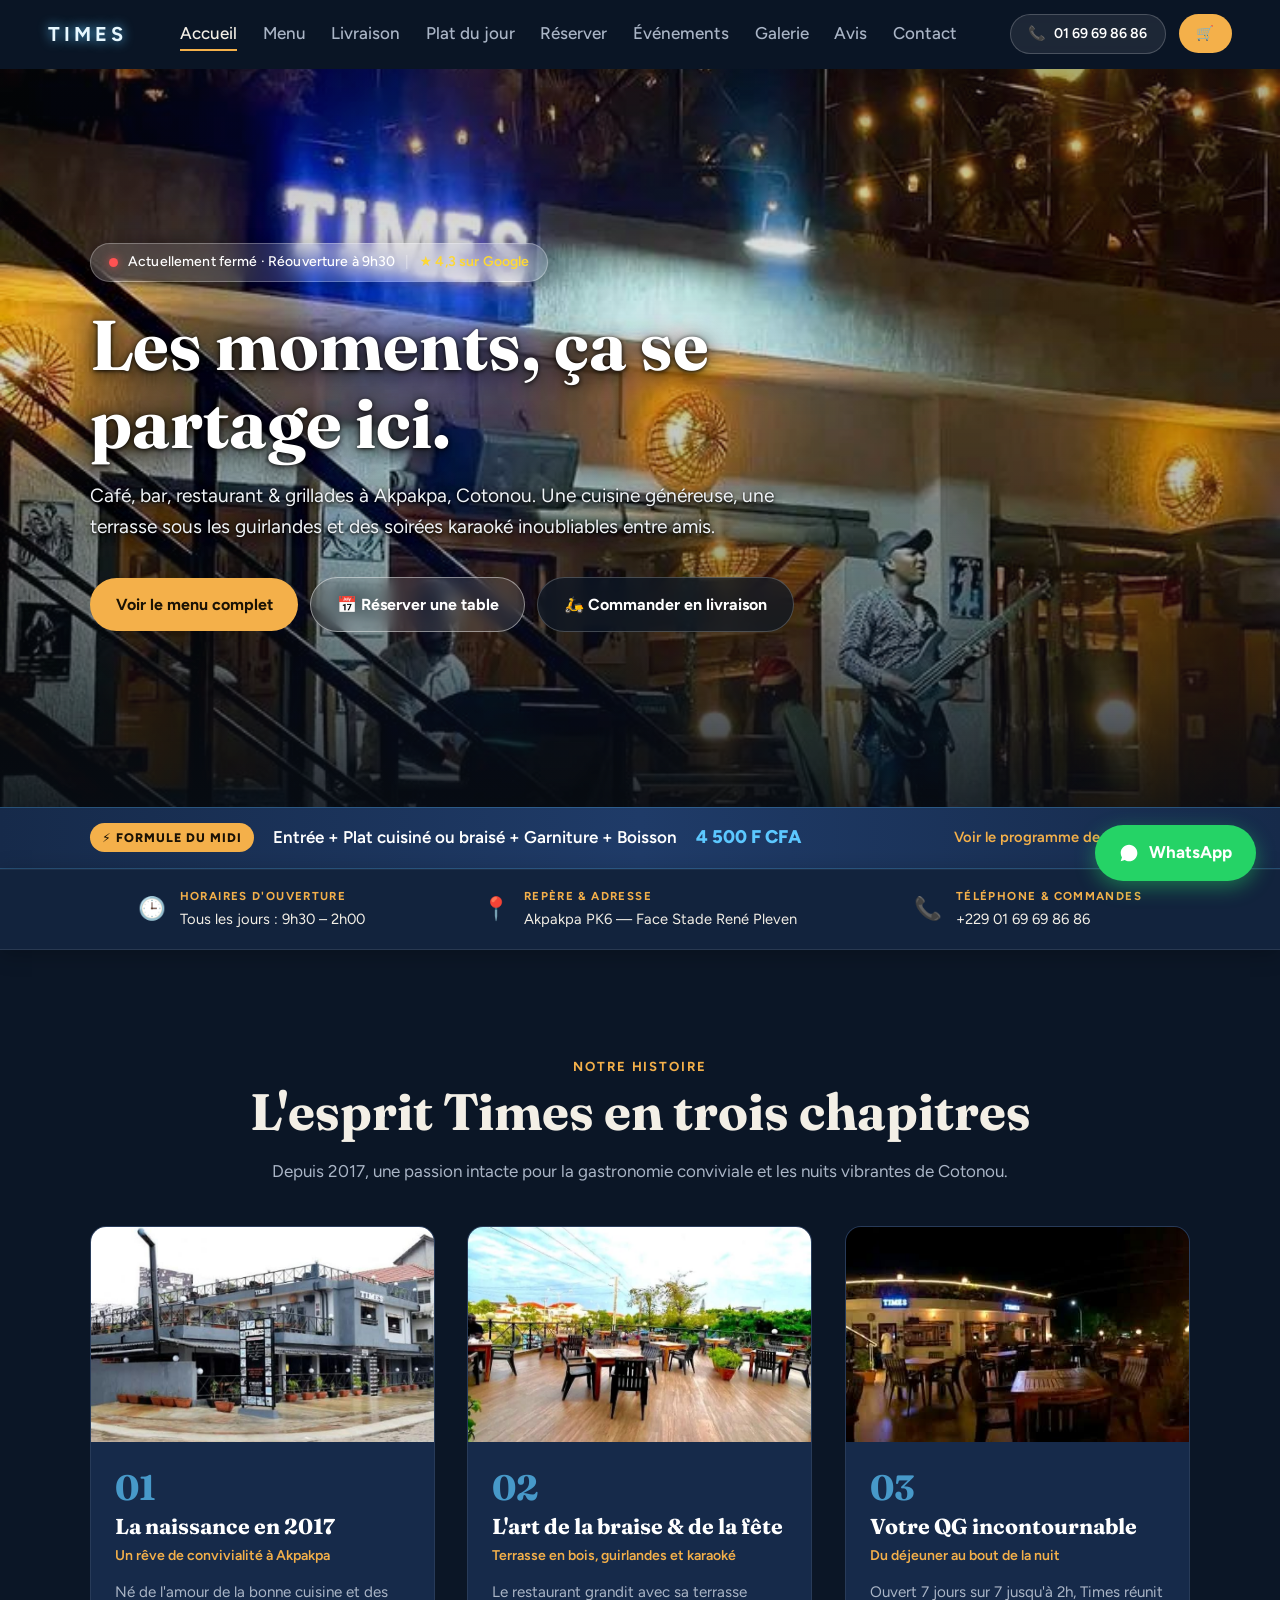
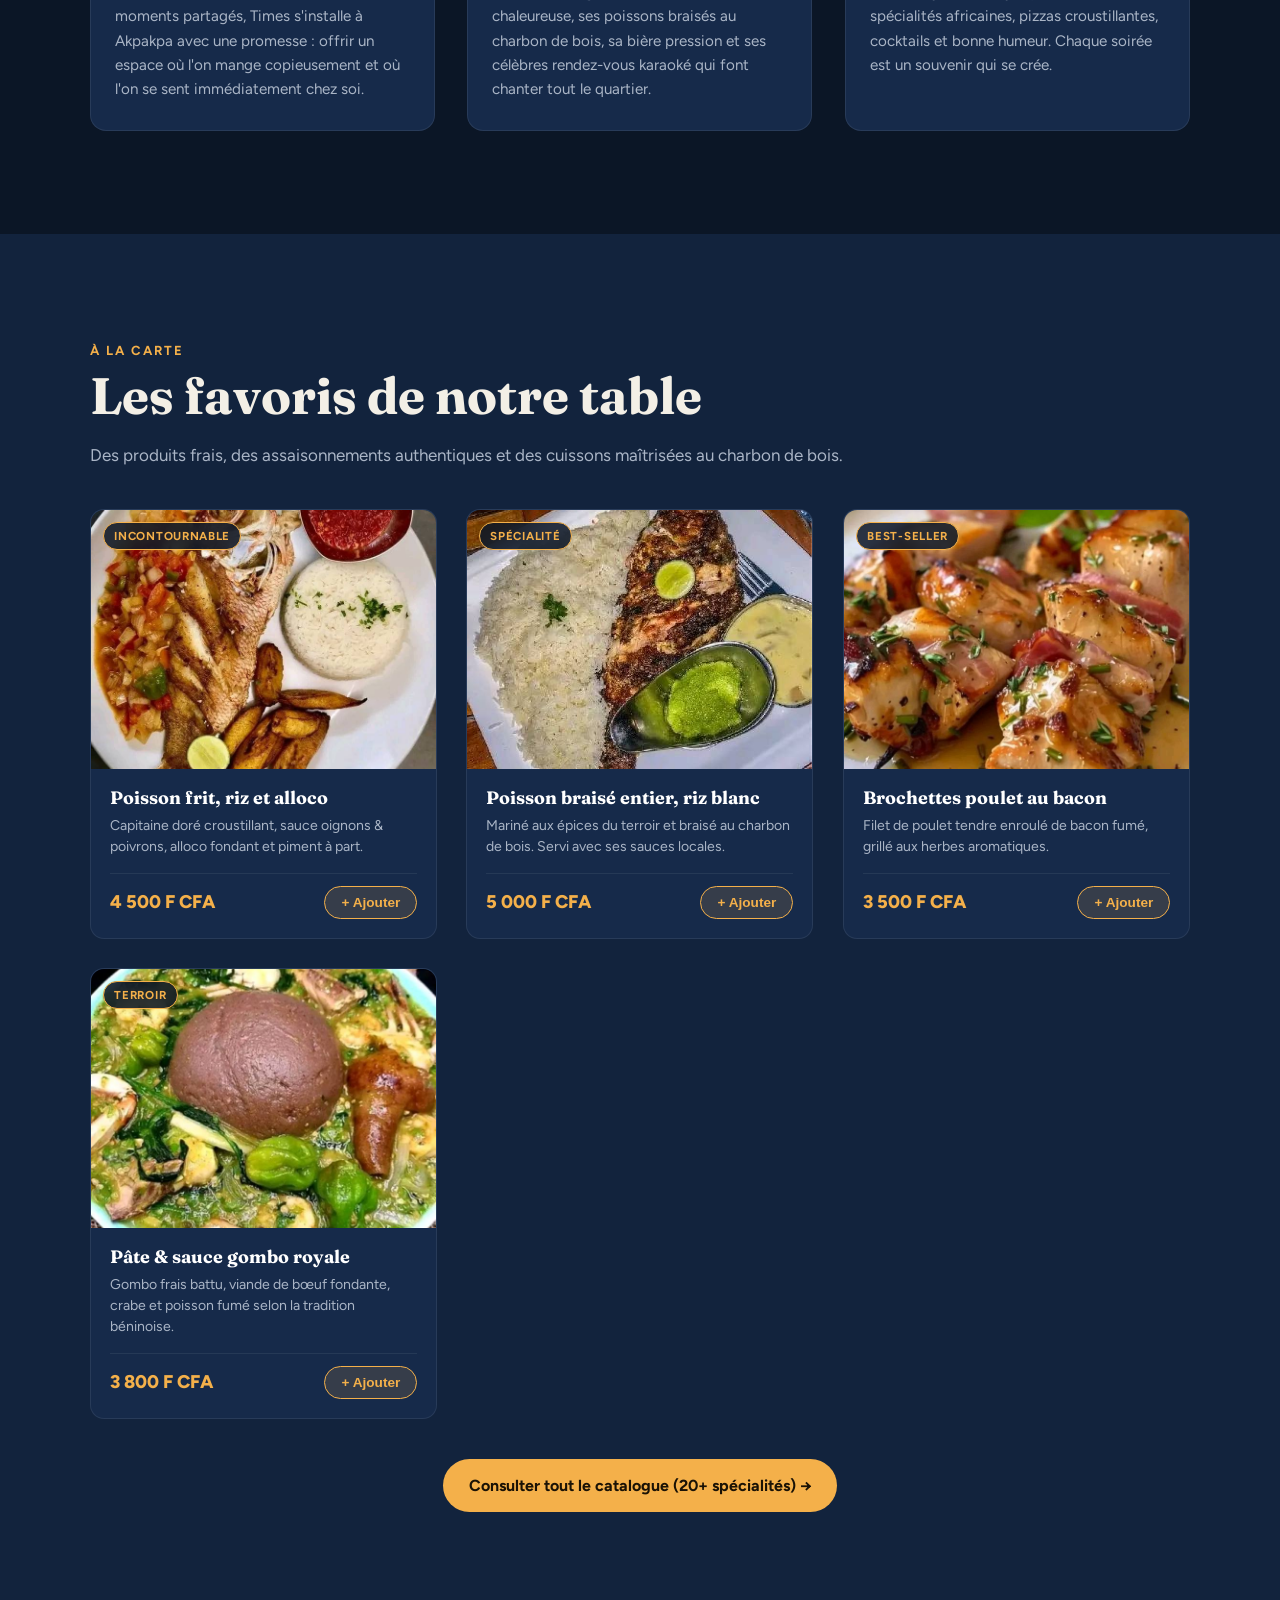
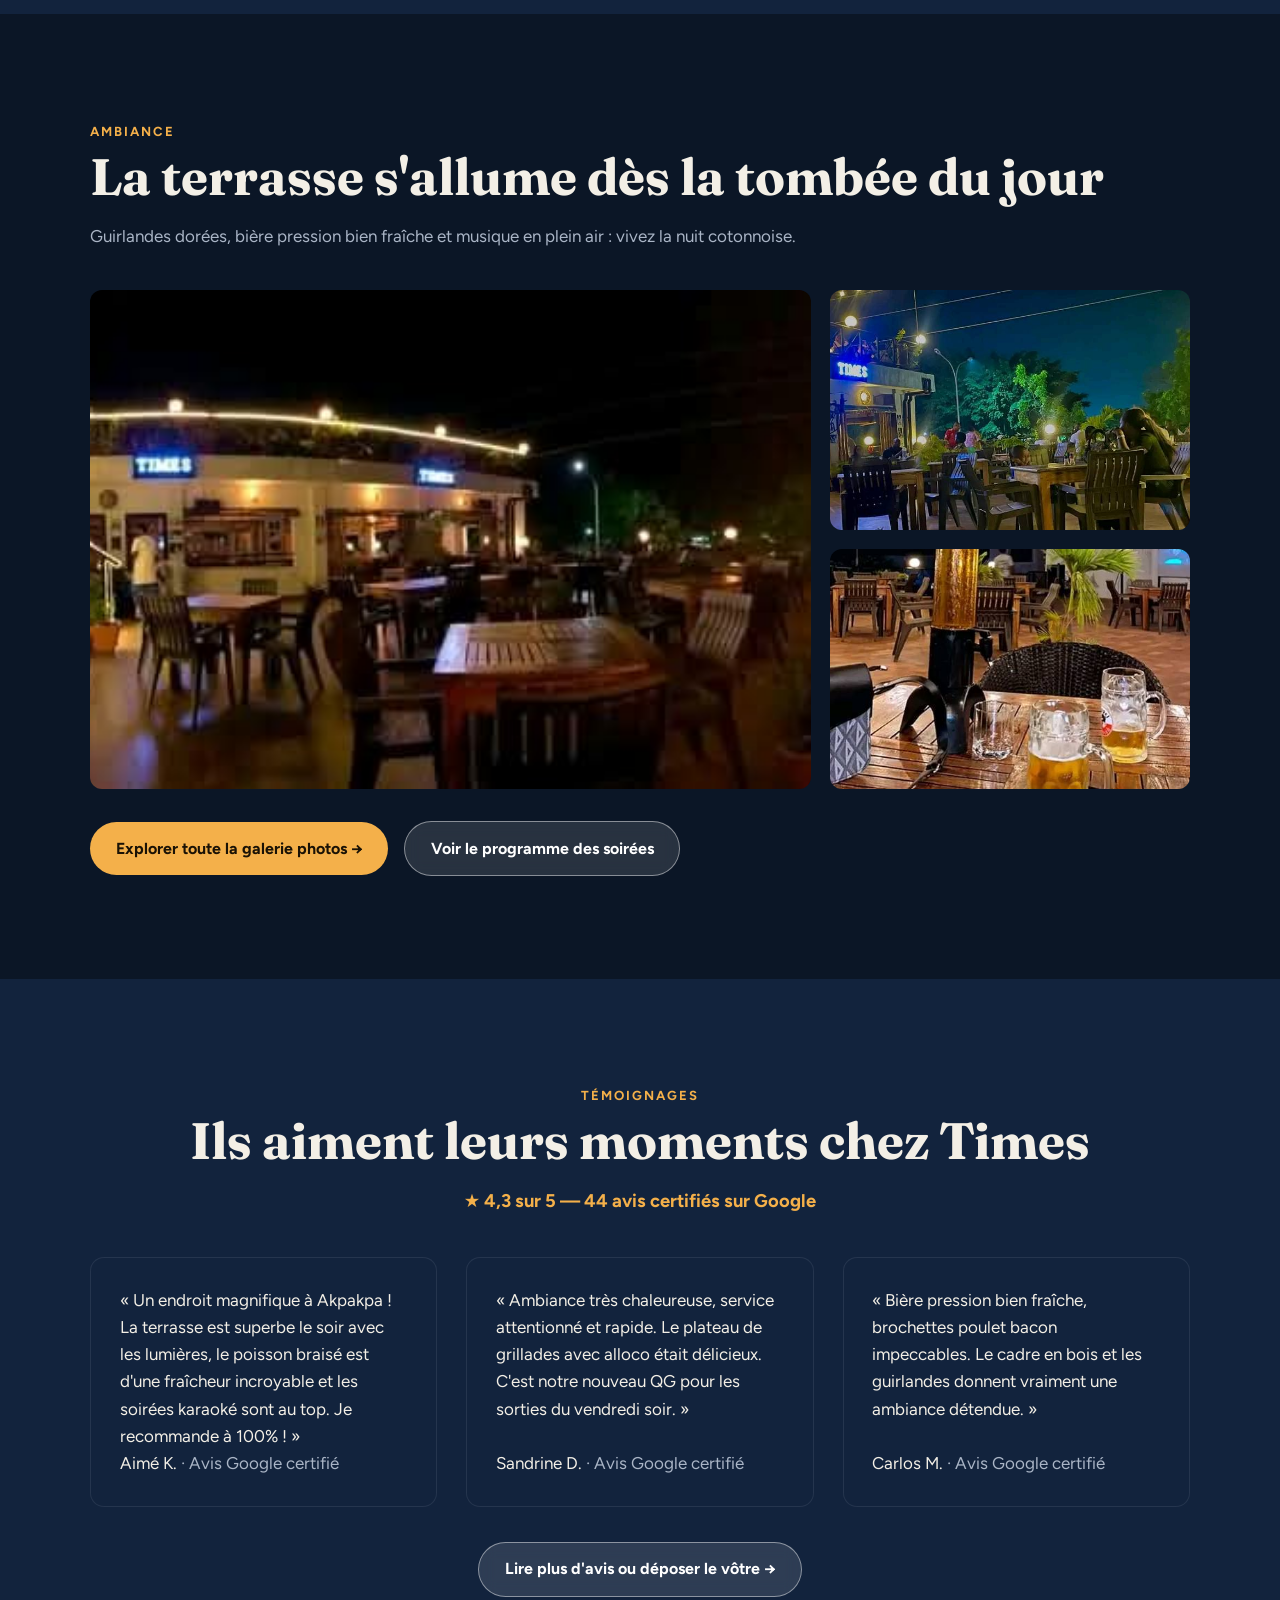
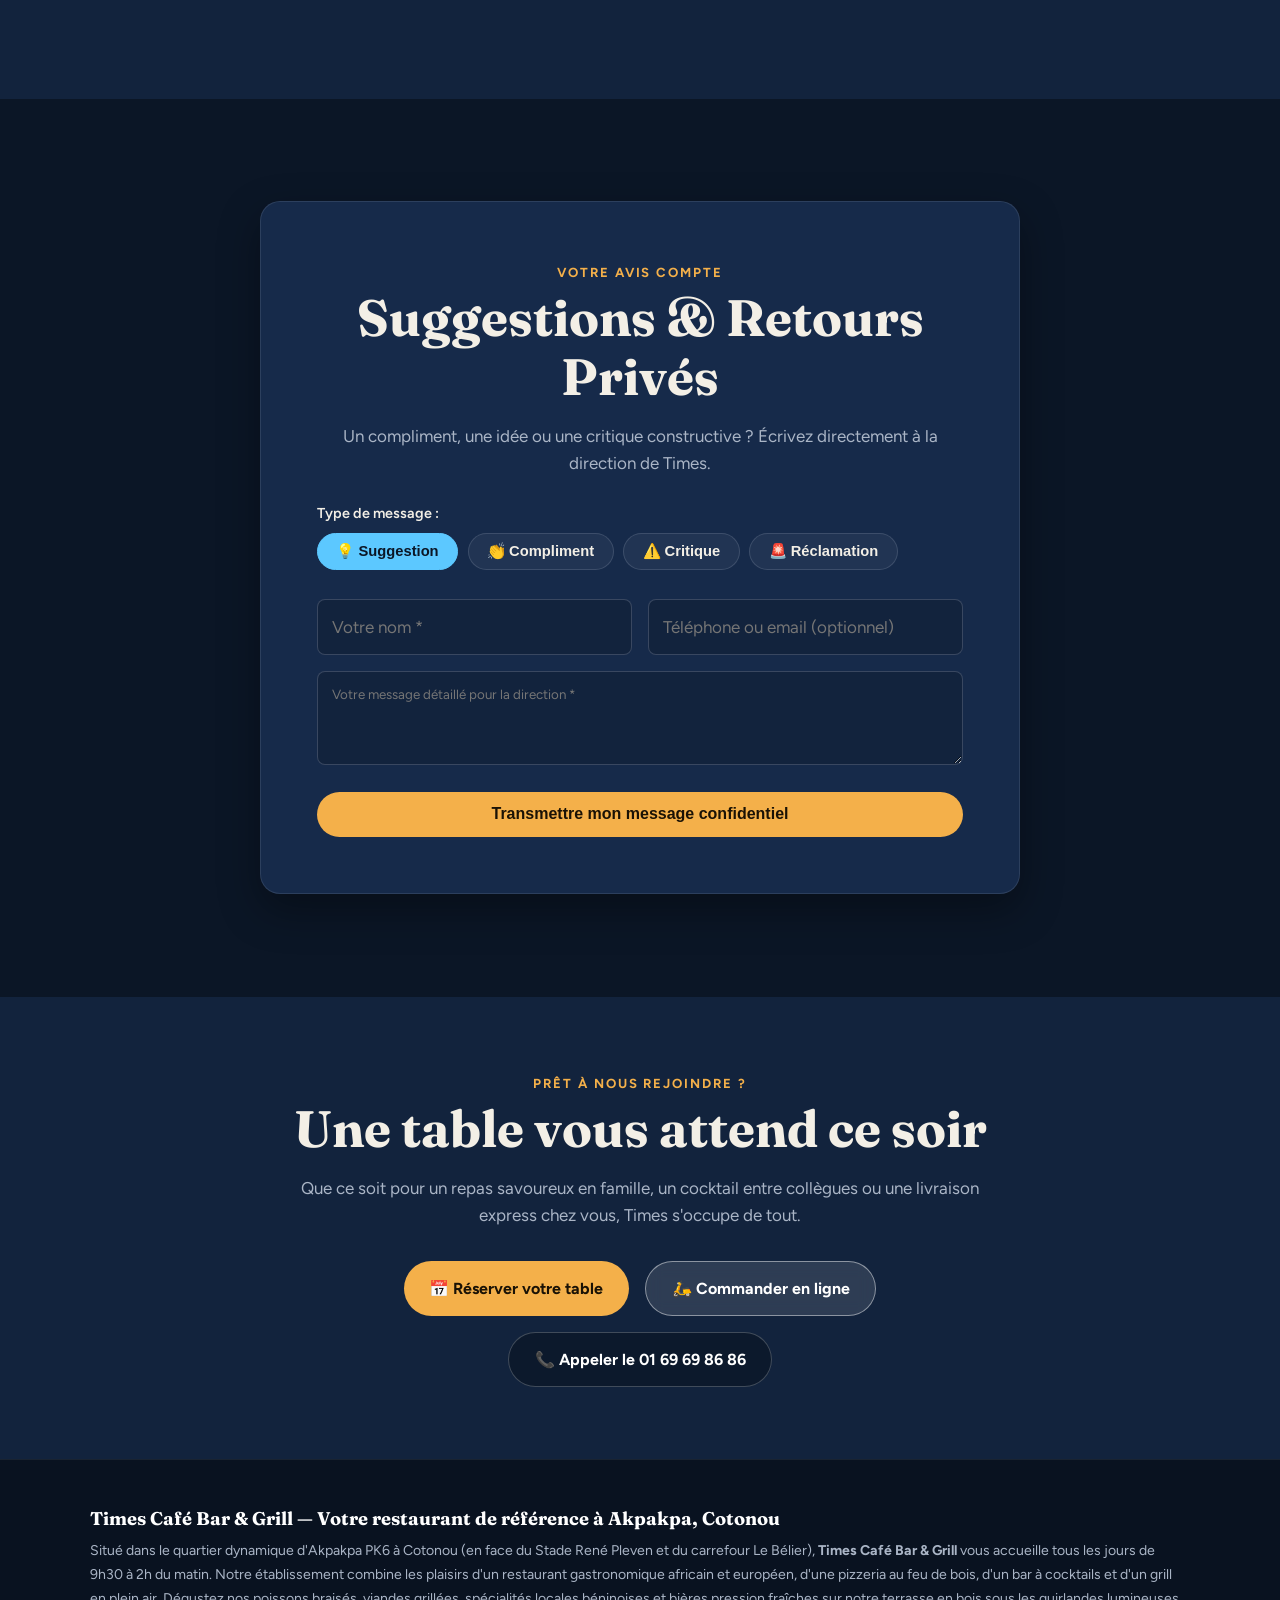
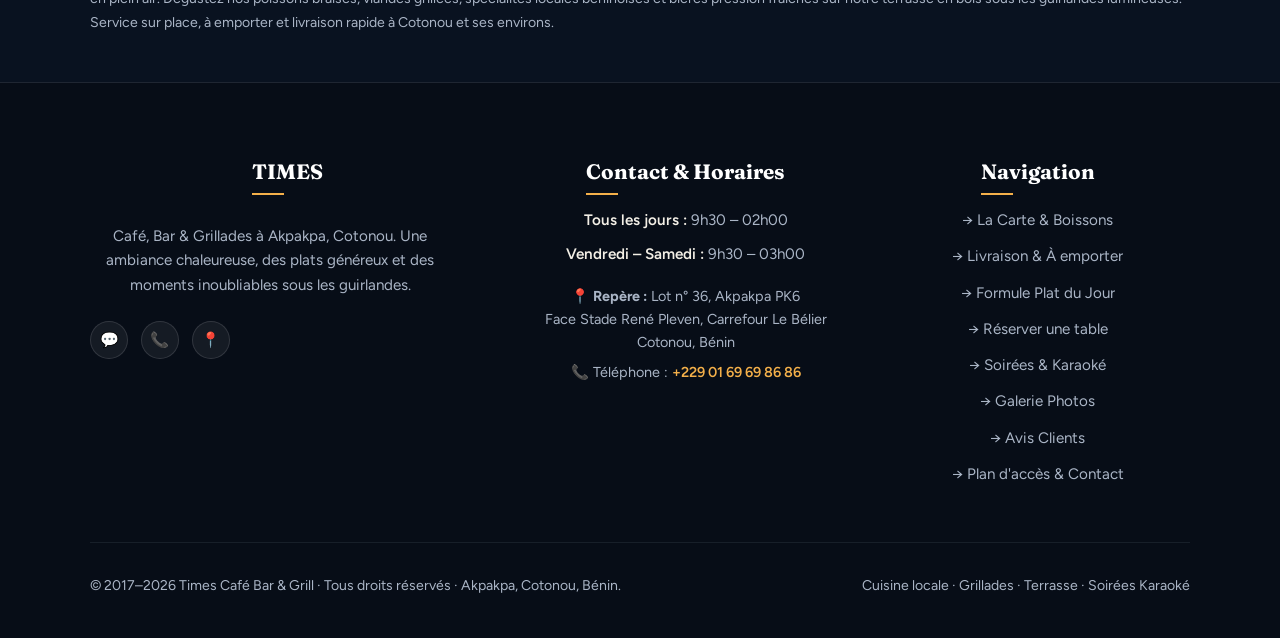
<file: index.html>
<!DOCTYPE html>
<html lang="fr" data-theme="dark">

<head>
    <meta charset="utf-8">
    <meta name="viewport" content="width=device-width, initial-scale=1, viewport-fit=cover">

    <!-- SEO & Métadonnées uniques -->
    <title>Times Café Bar & Grill – Restaurant, Pizzeria & Barbecue à Akpakpa, Cotonou</title>
    <meta name="description"
        content="Times Café Bar & Grill à Akpakpa, Cotonou (Bénin) : grillades au feu de bois, poissons frais, pizzas artisanales, terrasse sous les guirlandes et soirées karaoké. Ouvert 7j/7 jusqu'à 2h.">
    <meta name="theme-color" content="#0b1626">
    <link rel="canonical" href="https://times-site-cotonou.netlify.app/">
    <link rel="icon"
        href="data:image/svg+xml,<svg xmlns='http://www.w3.org/2000/svg' viewBox='0 0 100 100'><rect rx='16' width='100' height='100' fill='%230b1626'/><text x='50' y='68' text-anchor='middle' font-size='48' font-weight='bold' fill='%235cc8ff'>T</text></svg>">

    <!-- Open Graph / Réseaux sociaux -->
    <meta property="og:title" content="Times Café Bar & Grill – Restaurant, Bar & Grillades à Cotonou">
    <meta property="og:description"
        content="Découvrez Times Café Bar & Grill à Akpakpa : poissons braisés, cuisine généreuse, ambiance karaoké et terrasse festive.">
    <meta property="og:image" content="img/hero.jpg">
    <meta property="og:type" content="restaurant">
    <meta property="og:locale" content="fr_BJ">

    <!-- Schema.org Restaurant (JSON-LD) -->
    <script type="application/ld+json">
    {
      "@context": "https://schema.org",
      "@type": "Restaurant",
      "name": "Times Café Bar & Grill",
      "image": "img/hero.jpg",
      "address": {
        "@type": "PostalAddress",
        "streetAddress": "Lot n° 36, Akpakpa PK6, face Stade René Pleven",
        "addressLocality": "Cotonou",
        "addressRegion": "Littoral",
        "addressCountry": "BJ"
      },
      "telephone": "+2290169698686",
      "openingHours": "Mo-Su 09:30-02:00",
      "servesCuisine": ["Africaine", "Grillades", "Pizza", "Poissons", "Européenne"],
      "priceRange": "$$",
      "aggregateRating": {
        "@type": "AggregateRating",
        "ratingValue": "4.3",
        "reviewCount": "44"
      }
    }
    </script>

    <!-- Polices Google Fonts -->
    <link rel="preconnect" href="https://fonts.googleapis.com">
    <link rel="preconnect" href="https://fonts.gstatic.com" crossorigin>
    <link rel="stylesheet"
        href="https://fonts.googleapis.com/css2?family=Fraunces:opsz,wght@9..144,500;9..144,700&family=Figtree:wght@400;500;600;700;800&display=swap">

    <!-- Stylesheets -->
    <link rel="stylesheet" href="css/style.css">

    <!-- Blocage strict Netlify Drawer / AI Chat -->
    <style>
        netlify-drawer,
        #netlify-drawer,
        [data-netlify-drawer],
        [class*="netlify-drawer"],
        [id*="netlify-drawer"],
        [data-netlify-badge],
        iframe[src*="netlify"],
        iframe[title*="Netlify"],
        iframe[id*="netlify"],
        div:has(> iframe[src*="netlify"]),
        div:has(> iframe[title*="Netlify"]),
        div[class*="netlify"],
        div[id*="netlify"] {
            display: none !important;
            visibility: hidden !important;
            opacity: 0 !important;
            pointer-events: none !important;
            height: 0 !important;
            width: 0 !important;
            position: absolute !important;
            z-index: -9999 !important;
        }
    </style>
    <script>
        (function () {
            function purgeNetlify() {
                var targets = ['netlify-drawer', '#netlify-drawer', '[data-netlify-drawer]', '[class*="netlify-drawer"]', '[id*="netlify-drawer"]', '[data-netlify-badge]', 'iframe[src*="netlify"]'];
                targets.forEach(function (sel) {
                    document.querySelectorAll(sel).forEach(function (node) {
                        var container = node.closest('div');
                        if (container && container !== document.body && container.querySelector('iframe[src*="netlify"], [class*="netlify-drawer"]')) {
                            container.remove();
                        } else if (node.parentNode) {
                            node.remove();
                        }
                    });
                });
            }
            if (window.MutationObserver) {
                new MutationObserver(purgeNetlify).observe(document.documentElement, { childList: true, subtree: true });
            }
            window.addEventListener('DOMContentLoaded', purgeNetlify);
            window.addEventListener('load', purgeNetlify);
        })();
    </script>
</head>

<body>

    <!-- ═══════════ Header Global (Navigation & Appel Direct) ═══════════ -->
    <header class="navbar" role="banner">
        <a class="logo" href="index.html" aria-label="Times Café Bar & Grill - Accueil">TIMES</a>

        <nav class="nav-links" id="nav-links" role="navigation" aria-label="Navigation principale">
            <a href="index.html" class="active">Accueil</a>
            <a href="menu.html">Menu</a>
            <a href="commander.html">Livraison</a>
            <a href="plat-du-jour.html">Plat du jour</a>
            <a href="reservation.html">Réserver</a>
            <a href="evenements.html">Événements</a>
            <a href="galerie.html">Galerie</a>
            <a href="avis.html">Avis</a>
            <a href="contact.html">Contact</a>
        </nav>

        <div class="nav-actions">
            <a class="header-phone" href="tel:+2290169698686" aria-label="Appeler le restaurant Times">
                <span>📞</span>
                <span>01 69 69 86 86</span>
            </a>
            <a class="cart-header-btn" href="commander.html" aria-label="Voir le panier">
                <span>🛒</span>
                <span class="cart-badge" style="display:none;">0</span>
            </a>
            <button class="hamburger" id="hamburger" aria-label="Ouvrir le menu de navigation" aria-expanded="false"
                aria-controls="nav-links">
                <span></span>
                <span></span>
                <span></span>
            </button>
        </div>
    </header>

    <!-- ═══════════ Section 1 : Hero Net, Lumineux & Accueillant ═══════════ -->
    <section class="hero" id="top">
        <div class="hero-bg-wrapper">
            <img src="img/hero.jpg" alt="Façade et ambiance lumineuse de Times Café Bar & Grill à Cotonou" class="hero-bg-img"
                fetchpriority="high">
        </div>
        <div class="hero-overlay"></div>
        <div class="wrap hero-wrap">
            <div class="hero-content">
                <div class="pill" id="status-pill">
                    <span class="dot on" id="dot" aria-hidden="true"></span>
                    <span id="open">Ouvert maintenant · jusqu'à 2h</span>
                    <span class="pill-sep" aria-hidden="true">|</span>
                    <span class="pill-rating">★ 4,3 sur Google</span>
                </div>
                <h1>Les moments, ça se partage ici.</h1>
                <p class="hero-desc">Café, bar, restaurant & grillades à Akpakpa, Cotonou. Une cuisine généreuse, une terrasse sous les guirlandes et des soirées karaoké inoubliables entre amis.</p>
                <div class="row hero-btns">
                    <a class="btn" href="menu.html">Voir le menu complet</a>
                    <a class="btn btn-secondary" href="reservation.html">📅 Réserver une table</a>
                    <a class="btn btn-phone" href="commander.html">🛵 Commander en livraison</a>
                </div>
            </div>
        </div>
    </section>

    <!-- ═══════════ Section 2 : Bandeau Offre du Jour (cliquable) ═══════════ -->
    <a class="daily-banner" href="plat-du-jour.html" aria-label="Découvrir le plat du jour Times">
        <div class="wrap daily-banner-wrap">
            <div class="daily-banner-content">
                <span class="daily-banner-badge">⚡ Formule du Midi</span>
                <span style="font-weight: 600;">Entrée + Plat cuisiné ou braisé + Garniture + Boisson</span>
                <span class="daily-banner-price">4 500 F CFA</span>
            </div>
            <span class="daily-banner-link">Voir le programme de la semaine →</span>
        </div>
    </a>

    <!-- ═══════════ Bandeau d'Informations Rapides ═══════════ -->
    <div class="strip">
        <div class="wrap strip-wrap">
            <div class="strip-item">
                <span class="strip-icon" aria-hidden="true">🕒</span>
                <div>
                    <b>Horaires d'ouverture</b>
                    <span>Tous les jours : 9h30 – 2h00</span>
                </div>
            </div>
            <div class="strip-item">
                <span class="strip-icon" aria-hidden="true">📍</span>
                <div>
                    <b>Repère & Adresse</b>
                    <span>Akpakpa PK6 — Face Stade René Pleven</span>
                </div>
            </div>
            <div class="strip-item">
                <span class="strip-icon" aria-hidden="true">📞</span>
                <div>
                    <b>Téléphone & Commandes</b>
                    <a href="tel:+2290169698686">+229 01 69 69 86 86</a>
                </div>
            </div>
        </div>
    </div>

    <!-- ═══════════ Section 4 : Histoire en 3 étapes numérotées ═══════════ -->
    <section>
        <div class="wrap">
            <div class="section-head center reveal">
                <span class="section-tag">Notre Histoire</span>
                <h2>L'esprit Times en trois chapitres</h2>
                <p class="muted">Depuis 2017, une passion intacte pour la gastronomie conviviale et les nuits vibrantes de Cotonou.</p>
            </div>

            <div class="story-grid">
                <!-- Étape 1 -->
                <div class="story-card reveal">
                    <img src="img/facade-jour.jpg" alt="Façade d'origine de Times en 2017" loading="lazy">
                    <div class="story-card-body">
                        <span class="story-step-num">01</span>
                        <h3>La naissance en 2017</h3>
                        <span class="story-card-subtitle">Un rêve de convivialité à Akpakpa</span>
                        <p>Né de l'amour de la bonne cuisine et des moments partagés, Times s'installe à Akpakpa avec une promesse : offrir un espace où l'on mange copieusement et où l'on se sent immédiatement chez soi.</p>
                    </div>
                </div>

                <!-- Étape 2 -->
                <div class="story-card reveal">
                    <img src="img/evenement-terrasse.jpg" alt="Terrasse en bois et grillades" loading="lazy">
                    <div class="story-card-body">
                        <span class="story-step-num">02</span>
                        <h3>L'art de la braise & de la fête</h3>
                        <span class="story-card-subtitle">Terrasse en bois, guirlandes et karaoké</span>
                        <p>Le restaurant grandit avec sa terrasse chaleureuse, ses poissons braisés au charbon de bois, sa bière pression et ses célèbres rendez-vous karaoké qui font chanter tout le quartier.</p>
                    </div>
                </div>

                <!-- Étape 3 -->
                <div class="story-card reveal">
                    <img src="img/ambiance/panorama-nuit.jpg" alt="Ambiance nocturne festive Times" loading="lazy">
                    <div class="story-card-body">
                        <span class="story-step-num">03</span>
                        <h3>Votre QG incontournable</h3>
                        <span class="story-card-subtitle">Du déjeuner au bout de la nuit</span>
                        <p>Ouvert 7 jours sur 7 jusqu'à 2h, Times réunit spécialités africaines, pizzas croustillantes, cocktails et bonne humeur. Chaque soirée est un souvenir qui se crée.</p>
                    </div>
                </div>
            </div>
        </div>
    </section>

    <!-- ═══════════ Section 5 : Aperçu du Menu ═══════════ -->
    <section class="section--dark" id="apercu-menu">
        <div class="wrap">
            <div class="section-head reveal">
                <span class="section-tag">À la carte</span>
                <h2>Les favoris de notre table</h2>
                <p class="muted">Des produits frais, des assaisonnements authentiques et des cuissons maîtrisées au charbon de bois.</p>
            </div>

            <div class="grid" style="display: grid; grid-template-columns: repeat(auto-fill, minmax(280px, 1fr)); gap: 1.8rem; margin-bottom: 2.5rem;">
                <!-- Plat 1 -->
                <div class="product-card reveal">
                    <div class="product-card-img-wrap">
                        <img src="img/menu/poisson-frit-riz-alloco.jpg" alt="Poisson frit, riz et alloco" loading="lazy">
                        <span class="product-card-badge">Incontournable</span>
                    </div>
                    <div class="product-card-body">
                        <h3 class="product-card-title">Poisson frit, riz et alloco</h3>
                        <p class="product-card-desc">Capitaine doré croustillant, sauce oignons & poivrons, alloco fondant et piment à part.</p>
                        <div class="product-card-foot">
                            <span class="product-card-price">4 500 F CFA</span>
                            <button type="button" class="btn-add-cart" data-add-cart="p-01">+ Ajouter</button>
                        </div>
                    </div>
                </div>

                <!-- Plat 2 -->
                <div class="product-card reveal">
                    <div class="product-card-img-wrap">
                        <img src="img/menu/poisson-braise-riz.jpg" alt="Poisson braisé entier, riz blanc" loading="lazy">
                        <span class="product-card-badge">Spécialité</span>
                    </div>
                    <div class="product-card-body">
                        <h3 class="product-card-title">Poisson braisé entier, riz blanc</h3>
                        <p class="product-card-desc">Mariné aux épices du terroir et braisé au charbon de bois. Servi avec ses sauces locales.</p>
                        <div class="product-card-foot">
                            <span class="product-card-price">5 000 F CFA</span>
                            <button type="button" class="btn-add-cart" data-add-cart="p-02">+ Ajouter</button>
                        </div>
                    </div>
                </div>

                <!-- Plat 3 -->
                <div class="product-card reveal">
                    <div class="product-card-img-wrap">
                        <img src="img/menu/brochettes-poulet-bacon.jpg" alt="Brochettes de poulet au bacon" loading="lazy">
                        <span class="product-card-badge">Best-seller</span>
                    </div>
                    <div class="product-card-body">
                        <h3 class="product-card-title">Brochettes poulet au bacon</h3>
                        <p class="product-card-desc">Filet de poulet tendre enroulé de bacon fumé, grillé aux herbes aromatiques.</p>
                        <div class="product-card-foot">
                            <span class="product-card-price">3 500 F CFA</span>
                            <button type="button" class="btn-add-cart" data-add-cart="g-01">+ Ajouter</button>
                        </div>
                    </div>
                </div>

                <!-- Plat 4 -->
                <div class="product-card reveal">
                    <div class="product-card-img-wrap">
                        <img src="img/menu/pate-sauce-gombo.jpg" alt="Pâte blanche & sauce gombo royale" loading="lazy">
                        <span class="product-card-badge">Terroir</span>
                    </div>
                    <div class="product-card-body">
                        <h3 class="product-card-title">Pâte & sauce gombo royale</h3>
                        <p class="product-card-desc">Gombo frais battu, viande de bœuf fondante, crabe et poisson fumé selon la tradition béninoise.</p>
                        <div class="product-card-foot">
                            <span class="product-card-price">3 800 F CFA</span>
                            <button type="button" class="btn-add-cart" data-add-cart="d-02">+ Ajouter</button>
                        </div>
                    </div>
                </div>
            </div>

            <div class="center" style="text-align: center;">
                <a class="btn" href="menu.html">Consulter tout le catalogue (20+ spécialités) →</a>
            </div>
        </div>
    </section>

    <!-- ═══════════ Section 6 : Aperçu Galerie & Ambiance ═══════════ -->
    <section>
        <div class="wrap">
            <div class="section-head reveal">
                <span class="section-tag">Ambiance</span>
                <h2>La terrasse s'allume dès la tombée du jour</h2>
                <p class="muted">Guirlandes dorées, bière pression bien fraîche et musique en plein air : vivez la nuit cotonnoise.</p>
            </div>

            <div class="gal reveal">
                <img class="a" src="img/ambiance/panorama-nuit.jpg" alt="Panorama de la terrasse de Times illuminée la nuit" loading="lazy">
                <img src="img/ambiance/terrasse-nuit.jpg" alt="Tables dressées sur la terrasse de Times" loading="lazy">
                <img src="img/ambiance/biere-terrasse.jpg" alt="Chope de bière fraîche et tour de bière" loading="lazy">
            </div>

            <div style="margin-top: 2rem; display: flex; gap: 1rem; flex-wrap: wrap; align-items: center;">
                <a class="btn" href="galerie.html">Explorer toute la galerie photos →</a>
                <a class="btn btn-secondary" href="evenements.html">Voir le programme des soirées</a>
            </div>
        </div>
    </section>

    <!-- ═══════════ Section 7 : Avis Clients (Vérifiés Google) ═══════════ -->
    <section class="section--dark">
        <div class="wrap">
            <div class="section-head center reveal">
                <span class="section-tag">Témoignages</span>
                <h2>Ils aiment leurs moments chez Times</h2>
                <p class="score">★ 4,3 sur 5 — 44 avis certifiés sur Google</p>
            </div>

            <div class="reviews reveal">
                <div class="review-card">
                    <p class="review-text">« Un endroit magnifique à Akpakpa ! La terrasse est superbe le soir avec les lumières, le poisson braisé est d'une fraîcheur incroyable et les soirées karaoké sont au top. Je recommande à 100% ! »</p>
                    <p class="review-author">Aimé K. <span class="muted">· Avis Google certifié</span></p>
                </div>
                <div class="review-card">
                    <p class="review-text">« Ambiance très chaleureuse, service attentionné et rapide. Le plateau de grillades avec alloco était délicieux. C'est notre nouveau QG pour les sorties du vendredi soir. »</p>
                    <p class="review-author">Sandrine D. <span class="muted">· Avis Google certifié</span></p>
                </div>
                <div class="review-card">
                    <p class="review-text">« Bière pression bien fraîche, brochettes poulet bacon impeccables. Le cadre en bois et les guirlandes donnent vraiment une ambiance détendue. »</p>
                    <p class="review-author">Carlos M. <span class="muted">· Avis Google certifié</span></p>
                </div>
            </div>

            <div style="text-align: center; margin-top: 2.2rem;">
                <a class="btn btn-secondary" href="avis.html">Lire plus d'avis ou déposer le vôtre →</a>
            </div>
        </div>
    </section>

    <!-- ═══════════ Section 8 : Suggestions & Critiques (Privé) ═══════════ -->
    <section>
        <div class="wrap">
            <div class="feedback-box reveal">
                <div class="section-head center" style="margin-bottom: 1.5rem;">
                    <span class="section-tag">Votre Avis Compte</span>
                    <h2>Suggestions & Retours Privés</h2>
                    <p class="muted">Un compliment, une idée ou une critique constructive ? Écrivez directement à la direction de Times.</p>
                </div>

                <form id="feedback-form">
                    <label style="display:block; margin-bottom:.5rem; font-weight:600; font-size:.9rem;">Type de message :</label>
                    <div class="feedback-types">
                        <button type="button" class="feedback-type-btn active" data-type="Suggestion">💡 Suggestion</button>
                        <button type="button" class="feedback-type-btn" data-type="Compliment">👏 Compliment</button>
                        <button type="button" class="feedback-type-btn" data-type="Critique">⚠️ Critique</button>
                        <button type="button" class="feedback-type-btn" data-type="Réclamation">🚨 Réclamation</button>
                    </div>

                    <div class="fields" style="display: grid; grid-template-columns: 1fr 1fr; gap: 1rem; margin-bottom: 1rem;">
                        <input id="fb-name" placeholder="Votre nom *" required aria-label="Votre nom" style="padding: .85rem; border-radius: 8px; border: 1px solid rgba(170,181,198,.25); background: var(--bg2); color: #fff;">
                        <input id="fb-contact" placeholder="Téléphone ou email (optionnel)" aria-label="Contact" style="padding: .85rem; border-radius: 8px; border: 1px solid rgba(170,181,198,.25); background: var(--bg2); color: #fff;">
                    </div>

                    <textarea id="fb-message" placeholder="Votre message détaillé pour la direction *" required rows="4" aria-label="Votre message" style="width: 100%; padding: .85rem; border-radius: 8px; border: 1px solid rgba(170,181,198,.25); background: var(--bg2); color: #fff; margin-bottom: 1.2rem; font-family: inherit; resize: vertical;"></textarea>

                    <button type="submit" class="btn" style="width: 100%;">Transmettre mon message confidentiel</button>
                </form>
            </div>
        </div>
    </section>

    <!-- ═══════════ Section 9 : CTA Final ═══════════ -->
    <section class="section--dark" style="text-align: center; padding: 4.5rem 1rem;">
        <div class="wrap" style="max-width: 700px;">
            <span class="section-tag">Prêt à nous rejoindre ?</span>
            <h2 style="margin-bottom: 1rem;">Une table vous attend ce soir</h2>
            <p class="muted" style="margin-bottom: 2rem;">Que ce soit pour un repas savoureux en famille, un cocktail entre collègues ou une livraison express chez vous, Times s'occupe de tout.</p>
            <div class="row" style="justify-content: center; gap: 1rem;">
                <a class="btn" href="reservation.html">📅 Réserver votre table</a>
                <a class="btn btn-secondary" href="commander.html">🛵 Commander en ligne</a>
                <a class="btn btn-phone" href="tel:+2290169698686">📞 Appeler le 01 69 69 86 86</a>
            </div>
        </div>
    </section>

    <!-- ═══════════ Section 10 : Bloc Texte SEO ═══════════ -->
    <section style="background: #091220; padding: 3rem clamp(1rem, 4vw, 3rem); border-top: 1px solid rgba(170, 181, 198, .1);">
        <div class="wrap">
            <h3 style="font-size: 1.15rem; color: #fff; margin-bottom: .6rem;">Times Café Bar & Grill — Votre restaurant de référence à Akpakpa, Cotonou</h3>
            <p style="font-size: .88rem; color: var(--mute); line-height: 1.7; margin: 0;">
                Situé dans le quartier dynamique d'Akpakpa PK6 à Cotonou (en face du Stade René Pleven et du carrefour Le Bélier), <strong>Times Café Bar & Grill</strong> vous accueille tous les jours de 9h30 à 2h du matin. Notre établissement combine les plaisirs d'un restaurant gastronomique africain et européen, d'une pizzeria au feu de bois, d'un bar à cocktails et d'un grill en plein air. Dégustez nos poissons braisés, viandes grillées, spécialités locales béninoises et bières pression fraîches sur notre terrasse en bois sous les guirlandes lumineuses. Service sur place, à emporter et livraison rapide à Cotonou et ses environs.
            </p>
        </div>
    </section>

    <!-- ═══════════ Section 11 : Footer Complet 3 Blocs ═══════════ -->
    <footer class="site-footer" role="contentinfo">
        <div class="wrap">
            <div class="footer-grid">
                <!-- Bloc 1 : Marque & Identité -->
                <div class="footer-col">
                    <h4>TIMES</h4>
                    <p class="footer-desc">Café, Bar & Grillades à Akpakpa, Cotonou. Une ambiance chaleureuse, des plats généreux et des moments inoubliables sous les guirlandes.</p>
                    <div class="footer-socials">
                        <a href="https://wa.me/2290169698686" class="footer-social-btn" aria-label="Contacter Times sur WhatsApp" target="_blank" rel="noopener">💬</a>
                        <a href="tel:+2290169698686" class="footer-social-btn" aria-label="Téléphoner à Times">📞</a>
                        <a href="https://maps.app.goo.gl/ukoEQ7XUMRnVW49Y6" class="footer-social-btn" aria-label="Localiser Times sur Google Maps" target="_blank" rel="noopener">📍</a>
                    </div>
                </div>

                <!-- Bloc 2 : Contact & Horaires -->
                <div class="footer-col">
                    <h4>Contact & Horaires</h4>
                    <ul class="footer-hours-list">
                        <li><span>Tous les jours :</span> 9h30 – 02h00</li>
                        <li><span>Vendredi – Samedi :</span> 9h30 – 03h00</li>
                    </ul>
                    <p style="color: var(--mute); font-size: .9rem; margin-bottom: .4rem;">
                        📍 <strong>Repère :</strong> Lot n° 36, Akpakpa PK6<br>
                        Face Stade René Pleven, Carrefour Le Bélier<br>
                        Cotonou, Bénin
                    </p>
                    <p style="color: var(--mute); font-size: .9rem;">
                        📞 Téléphone : <a href="tel:+2290169698686" style="color: var(--amber); font-weight: 600;">+229 01 69 69 86 86</a>
                    </p>
                </div>

                <!-- Bloc 3 : Navigation commerciale -->
                <div class="footer-col">
                    <h4>Navigation</h4>
                    <ul class="footer-links">
                        <li><a href="menu.html">→ La Carte & Boissons</a></li>
                        <li><a href="commander.html">→ Livraison & À emporter</a></li>
                        <li><a href="plat-du-jour.html">→ Formule Plat du Jour</a></li>
                        <li><a href="reservation.html">→ Réserver une table</a></li>
                        <li><a href="evenements.html">→ Soirées & Karaoké</a></li>
                        <li><a href="galerie.html">→ Galerie Photos</a></li>
                        <li><a href="avis.html">→ Avis Clients</a></li>
                        <li><a href="contact.html">→ Plan d'accès & Contact</a></li>
                    </ul>
                </div>
            </div>

            <div class="footer-bottom">
                <p>© 2017–2026 Times Café Bar & Grill · Tous droits réservés · Akpakpa, Cotonou, Bénin.</p>
                <p>Cuisine locale · Grillades · Terrasse · Soirées Karaoké</p>
            </div>
        </div>
    </footer>

    <!-- Bouton WhatsApp Flottant -->
    <a class="wa-fab" href="https://wa.me/2290169698686?text=Bonjour%20Times,%20je%20souhaite%20des%20renseignements." target="_blank" rel="noopener" aria-label="Échanger avec Times sur WhatsApp">
        <svg viewBox="0 0 24 24" aria-hidden="true"><path d="M17.472 14.382c-.301-.15-1.782-.879-2.058-.98-.276-.1-.477-.15-.677.15-.2.301-.777.98-.953 1.18-.176.2-.352.226-.653.076-.301-.15-1.272-.469-2.424-1.496-.895-.799-1.5-1.787-1.676-2.088-.176-.301-.019-.464.132-.614.136-.135.301-.352.451-.527.15-.176.2-.301.301-.502.1-.2.05-.376-.025-.526-.075-.15-.677-1.632-.928-2.235-.245-.588-.493-.508-.677-.518-.175-.009-.376-.011-.577-.011-.201 0-.527.075-.803.376-.276.301-1.054 1.03-1.054 2.512 0 1.482 1.079 2.912 1.23 3.113.15.201 2.124 3.243 5.145 4.549.719.311 1.28.497 1.718.636.722.23 1.379.197 1.9.12.58-.088 1.782-.728 2.033-1.431.25-.703.25-1.305.175-1.431-.075-.126-.276-.201-.577-.351zM12.04 2C6.51 2 2.03 6.48 2.03 12c0 1.93.55 3.73 1.5 5.26L2 22l4.89-1.49C8.36 21.37 10.14 22 12.04 22c5.52 0 10-4.48 10-10S17.56 2 12.04 2z"/></svg>
        <span>WhatsApp</span>
    </a>

    <!-- Bouton retour haut -->
    <button class="back-to-top" id="back-to-top" aria-label="Remonter en haut de la page">
        <svg width="20" height="20" viewBox="0 0 24 24" fill="none" stroke="currentColor" stroke-width="2.5" stroke-linecap="round" stroke-linejoin="round" aria-hidden="true"><polyline points="18 15 12 9 6 15"></polyline></svg>
    </button>

    <!-- Scripts -->
    <script src="js/data.js"></script>
    <script src="js/main.js"></script>
</body>
</html>
</file>
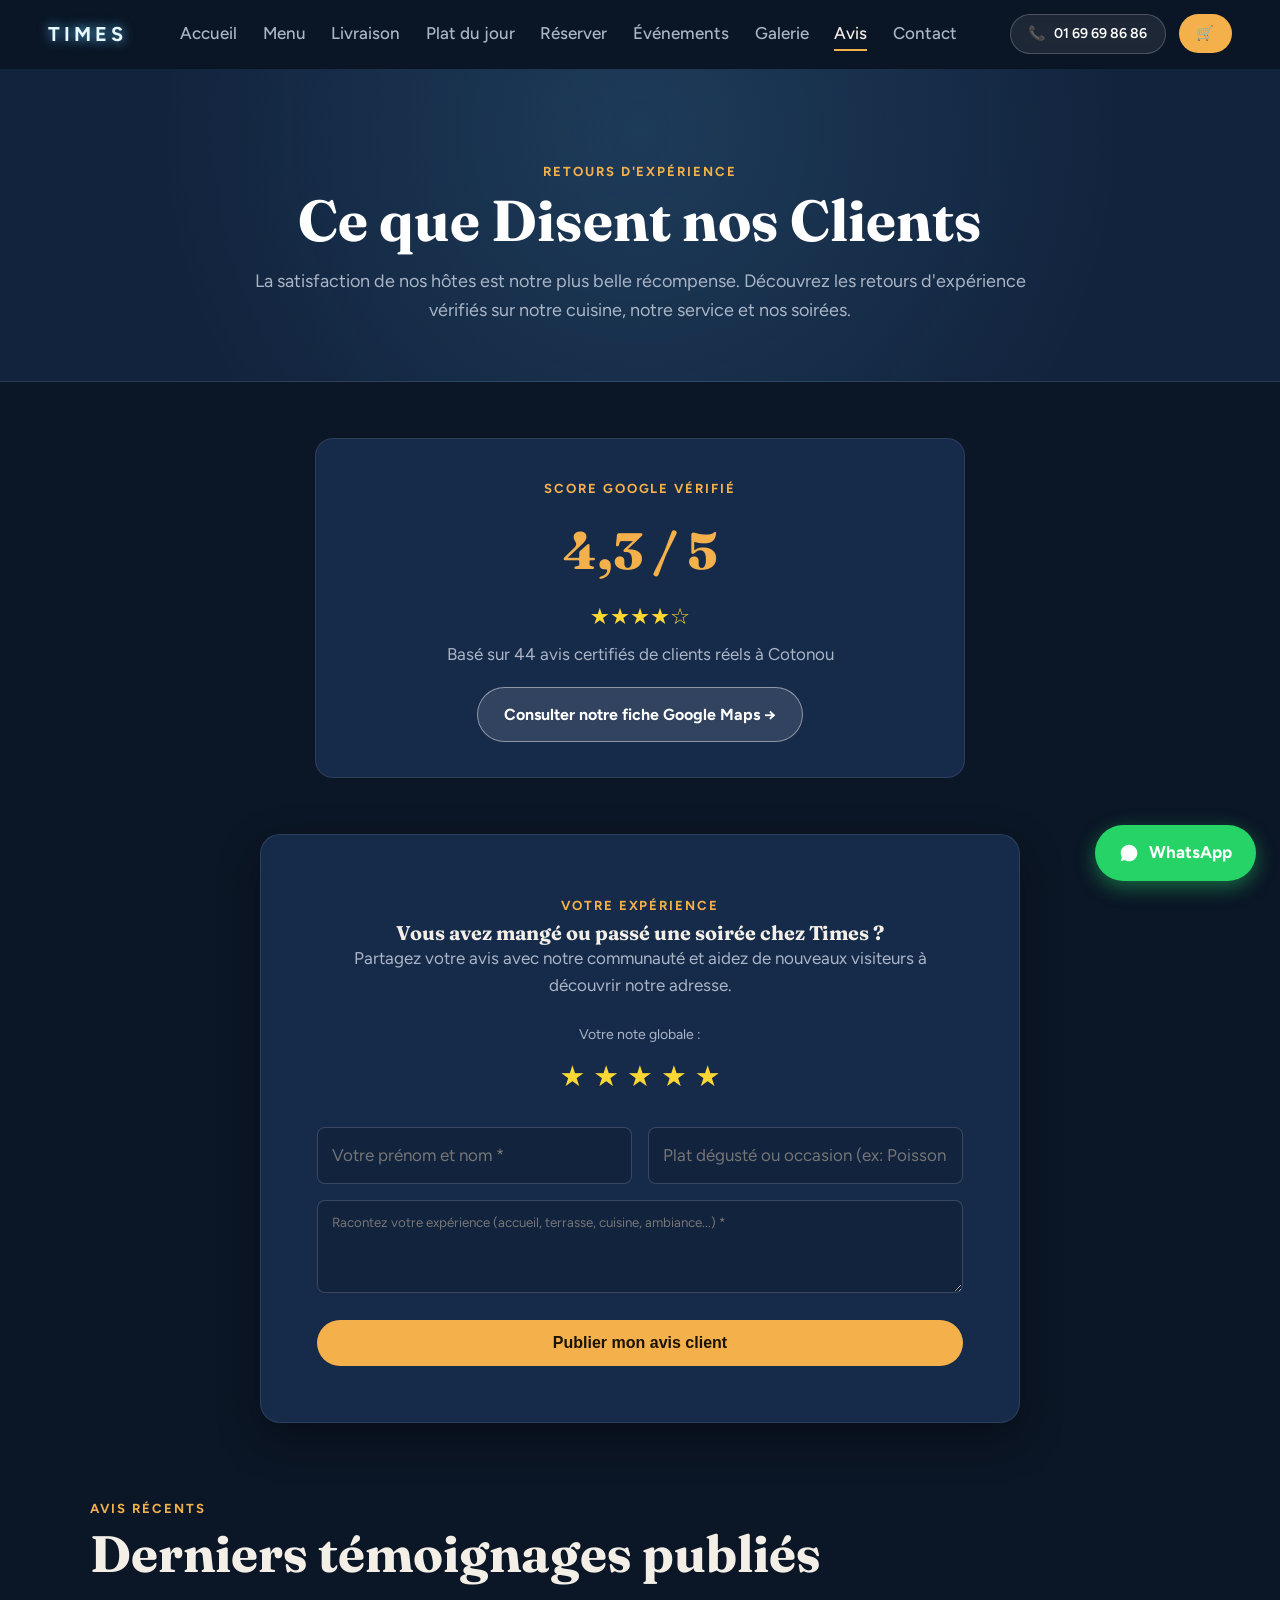
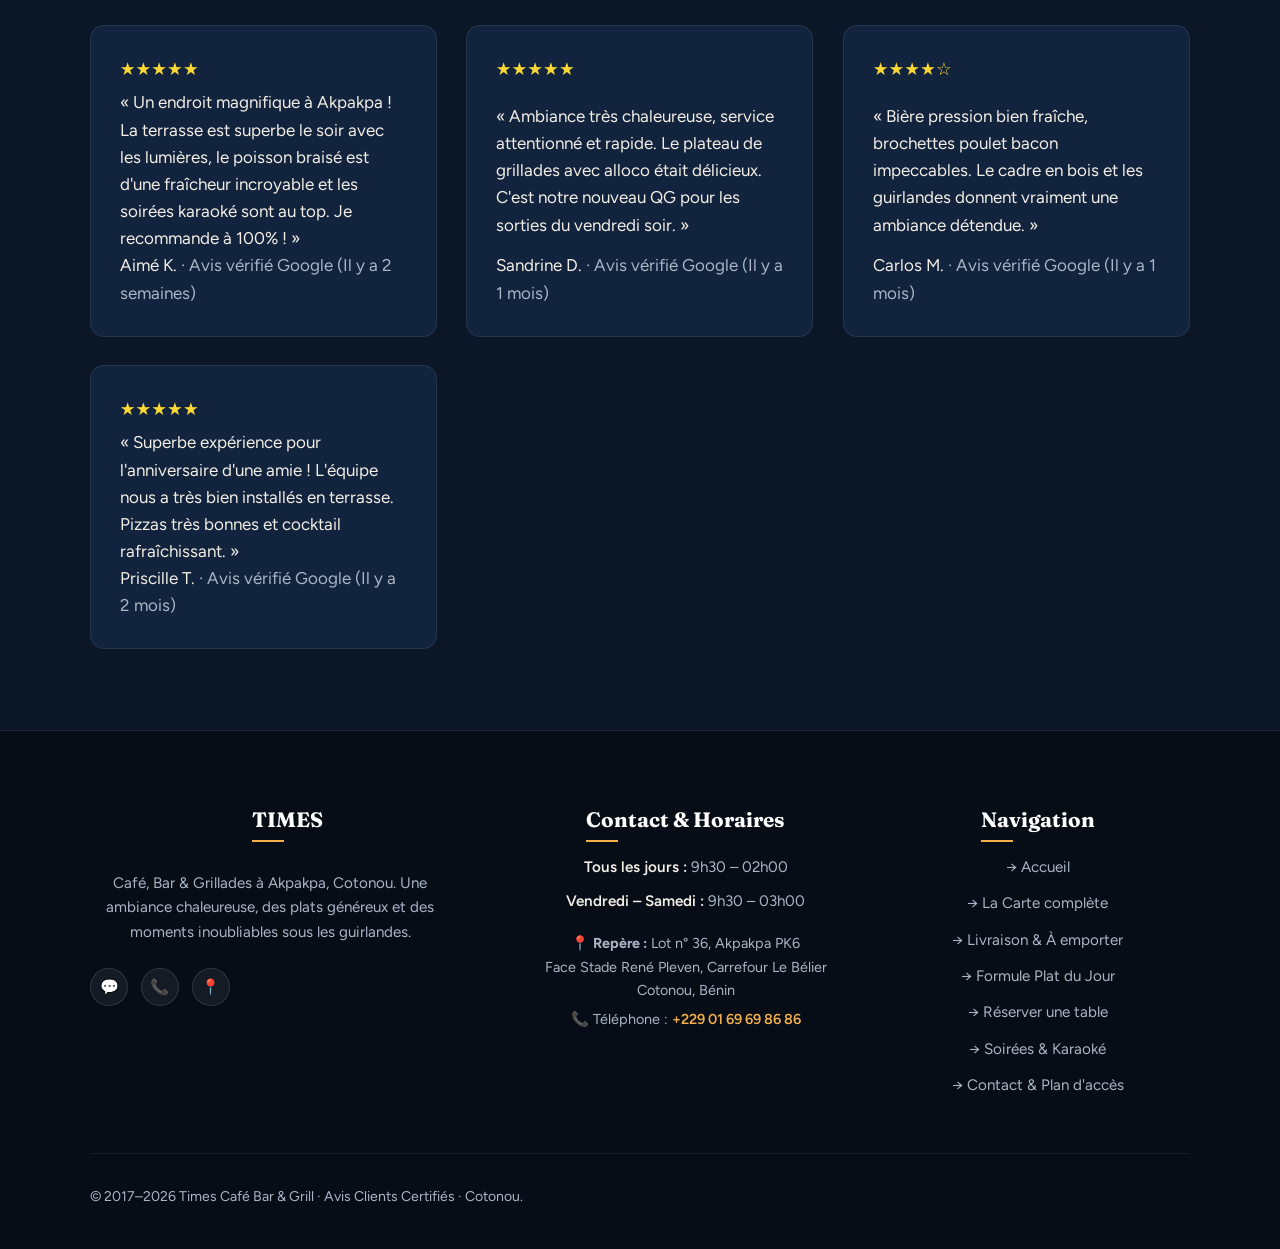
<file: avis.html>
<!DOCTYPE html>
<html lang="fr" data-theme="dark">

<head>
    <meta charset="utf-8">
    <meta name="viewport" content="width=device-width, initial-scale=1, viewport-fit=cover">
    <title>Avis Clients & Témoignages | Times Café Bar & Grill – Cotonou</title>
    <meta name="description"
        content="Consultez les avis vérifiés de nos clients sur Times Café Bar & Grill à Cotonou : poissons braisés, service attentionné, terrasse et soirées karaoké. Note Google 4,3/5.">
    <meta name="theme-color" content="#0b1626">
    <link rel="canonical" href="https://times-site-cotonou.netlify.app/avis.html">
    <link rel="icon"
        href="data:image/svg+xml,<svg xmlns='http://www.w3.org/2000/svg' viewBox='0 0 100 100'><rect rx='16' width='100' height='100' fill='%230b1626'/><text x='50' y='68' text-anchor='middle' font-size='48' font-weight='bold' fill='%235cc8ff'>T</text></svg>">

    <link rel="preconnect" href="https://fonts.googleapis.com">
    <link rel="preconnect" href="https://fonts.gstatic.com" crossorigin>
    <link rel="stylesheet"
        href="https://fonts.googleapis.com/css2?family=Fraunces:opsz,wght@9..144,500;9..144,700&family=Figtree:wght@400;500;600;700;800&display=swap">
    <link rel="stylesheet" href="css/style.css">

    <!-- Anti-Netlify Drawer -->
    <style>
        netlify-drawer, #netlify-drawer, [data-netlify-drawer], [class*="netlify-drawer"], [id*="netlify-drawer"], [data-netlify-badge], iframe[src*="netlify"] { display: none !important; }
    </style>
</head>

<body>

    <!-- Header Global -->
    <header class="navbar" role="banner">
        <a class="logo" href="index.html" aria-label="Times Accueil">TIMES</a>
        <nav class="nav-links" id="nav-links" role="navigation" aria-label="Navigation principale">
            <a href="index.html">Accueil</a>
            <a href="menu.html">Menu</a>
            <a href="commander.html">Livraison</a>
            <a href="plat-du-jour.html">Plat du jour</a>
            <a href="reservation.html">Réserver</a>
            <a href="evenements.html">Événements</a>
            <a href="galerie.html">Galerie</a>
            <a href="avis.html" class="active">Avis</a>
            <a href="contact.html">Contact</a>
        </nav>
        <div class="nav-actions">
            <a class="header-phone" href="tel:+2290169698686"><span>📞</span><span>01 69 69 86 86</span></a>
            <a class="cart-header-btn" href="commander.html" aria-label="Voir le panier">
                <span>🛒</span><span class="cart-badge" style="display:none;">0</span>
            </a>
            <button class="hamburger" id="hamburger" aria-label="Menu" aria-expanded="false" aria-controls="nav-links">
                <span></span><span></span><span></span>
            </button>
        </div>
    </header>

    <!-- PageHeader -->
    <div class="page-header">
        <span class="section-tag">Retours d'Expérience</span>
        <h1>Ce que Disent nos Clients</h1>
        <p>La satisfaction de nos hôtes est notre plus belle récompense. Découvrez les retours d'expérience vérifiés sur notre cuisine, notre service et nos soirées.</p>
    </div>

    <main class="wrap" style="padding-top: 3.5rem; padding-bottom: 5rem;">

        <!-- Carte Note Globale -->
        <div class="reviews-summary-card reveal">
            <span class="section-tag">Score Google Vérifié</span>
            <div style="font-size: 3.2rem; font-weight: 800; font-family: 'Fraunces', serif; color: var(--amber); margin: .3rem 0;">4,3 / 5</div>
            <div class="star-rating">★★★★☆</div>
            <p class="muted" style="margin-bottom: 1.2rem;">Basé sur 44 avis certifiés de clients réels à Cotonou</p>
            <a class="btn btn-secondary" href="https://maps.app.goo.gl/ukoEQ7XUMRnVW49Y6" target="_blank" rel="noopener">Consulter notre fiche Google Maps →</a>
        </div>

        <!-- Formulaire Déposer un Avis -->
        <div class="feedback-box reveal" style="margin-bottom: 4.5rem;">
            <div class="section-head center" style="margin-bottom: 1.5rem;">
                <span class="section-tag">Votre Expérience</span>
                <h3>Vous avez mangé ou passé une soirée chez Times ?</h3>
                <p class="muted">Partagez votre avis avec notre communauté et aidez de nouveaux visiteurs à découvrir notre adresse.</p>
            </div>

            <form id="review-form">
                <div style="text-align: center; margin-bottom: 1.2rem;">
                    <label style="display:block; font-size:.88rem; color:var(--mute); margin-bottom:.4rem;">Votre note globale :</label>
                    <div class="star-input" id="star-selector" style="justify-content: center;">
                        <span data-star="1">★</span>
                        <span data-star="2">★</span>
                        <span data-star="3">★</span>
                        <span data-star="4">★</span>
                        <span data-star="5">★</span>
                    </div>
                </div>

                <div class="fields" style="display: grid; grid-template-columns: 1fr 1fr; gap: 1rem; margin-bottom: 1rem;">
                    <input id="rev-name" placeholder="Votre prénom et nom *" required style="padding: .85rem; border-radius: 8px; border: 1px solid rgba(170,181,198,.25); background: var(--bg2); color: #fff;">
                    <input id="rev-occasion" placeholder="Plat dégusté ou occasion (ex: Poisson braisé)" style="padding: .85rem; border-radius: 8px; border: 1px solid rgba(170,181,198,.25); background: var(--bg2); color: #fff;">
                </div>

                <textarea id="rev-comment" placeholder="Racontez votre expérience (accueil, terrasse, cuisine, ambiance...) *" required rows="4" style="width: 100%; padding: .85rem; border-radius: 8px; border: 1px solid rgba(170,181,198,.25); background: var(--bg2); color: #fff; margin-bottom: 1.2rem; font-family: inherit; resize: vertical;"></textarea>

                <button type="submit" class="btn" style="width: 100%;">Publier mon avis client</button>
            </form>
        </div>

        <!-- Liste des Avis vérifiés -->
        <div class="section-head reveal">
            <span class="section-tag">Avis Récents</span>
            <h2>Derniers témoignages publiés</h2>
        </div>

        <div class="reviews" id="reviews-list">
            <!-- Rempli par JavaScript selon TIMES_DATA.reviews -->
        </div>

    </main>

    <!-- Footer Complet -->
    <footer class="site-footer" role="contentinfo">
        <div class="wrap">
            <div class="footer-grid">
                <div class="footer-col">
                    <h4>TIMES</h4>
                    <p class="footer-desc">Café, Bar & Grillades à Akpakpa, Cotonou. Une ambiance chaleureuse, des plats généreux et des moments inoubliables sous les guirlandes.</p>
                    <div class="footer-socials">
                        <a href="https://wa.me/2290169698686" class="footer-social-btn" aria-label="WhatsApp" target="_blank" rel="noopener">💬</a>
                        <a href="tel:+2290169698686" class="footer-social-btn" aria-label="Téléphone">📞</a>
                        <a href="https://maps.app.goo.gl/ukoEQ7XUMRnVW49Y6" class="footer-social-btn" aria-label="Google Maps" target="_blank" rel="noopener">📍</a>
                    </div>
                </div>
                <div class="footer-col">
                    <h4>Contact & Horaires</h4>
                    <ul class="footer-hours-list">
                        <li><span>Tous les jours :</span> 9h30 – 02h00</li>
                        <li><span>Vendredi – Samedi :</span> 9h30 – 03h00</li>
                    </ul>
                    <p style="color: var(--mute); font-size: .9rem; margin-bottom: .4rem;">
                        📍 <strong>Repère :</strong> Lot n° 36, Akpakpa PK6<br>
                        Face Stade René Pleven, Carrefour Le Bélier<br>
                        Cotonou, Bénin
                    </p>
                    <p style="color: var(--mute); font-size: .9rem;">
                        📞 Téléphone : <a href="tel:+2290169698686" style="color: var(--amber); font-weight: 600;">+229 01 69 69 86 86</a>
                    </p>
                </div>
                <div class="footer-col">
                    <h4>Navigation</h4>
                    <ul class="footer-links">
                        <li><a href="index.html">→ Accueil</a></li>
                        <li><a href="menu.html">→ La Carte complète</a></li>
                        <li><a href="commander.html">→ Livraison & À emporter</a></li>
                        <li><a href="plat-du-jour.html">→ Formule Plat du Jour</a></li>
                        <li><a href="reservation.html">→ Réserver une table</a></li>
                        <li><a href="evenements.html">→ Soirées & Karaoké</a></li>
                        <li><a href="contact.html">→ Contact & Plan d'accès</a></li>
                    </ul>
                </div>
            </div>
            <div class="footer-bottom">
                <p>© 2017–2026 Times Café Bar & Grill · Avis Clients Certifiés · Cotonou.</p>
            </div>
        </div>
    </footer>

    <!-- WhatsApp Flottant -->
    <a class="wa-fab" href="https://wa.me/2290169698686?text=Bonjour%20Times,%20je%20souhaite%20des%20renseignements." target="_blank" rel="noopener" aria-label="WhatsApp">
        <svg viewBox="0 0 24 24" aria-hidden="true"><path d="M17.472 14.382c-.301-.15-1.782-.879-2.058-.98-.276-.1-.477-.15-.677.15-.2.301-.777.98-.953 1.18-.176.2-.352.226-.653.076-.301-.15-1.272-.469-2.424-1.496-.895-.799-1.5-1.787-1.676-2.088-.176-.301-.019-.464.132-.614.136-.135.301-.352.451-.527.15-.176.2-.301.301-.502.1-.2.05-.376-.025-.526-.075-.15-.677-1.632-.928-2.235-.245-.588-.493-.508-.677-.518-.175-.009-.376-.011-.577-.011-.201 0-.527.075-.803.376-.276.301-1.054 1.03-1.054 2.512 0 1.482 1.079 2.912 1.23 3.113.15.201 2.124 3.243 5.145 4.549.719.311 1.28.497 1.718.636.722.23 1.379.197 1.9.12.58-.088 1.782-.728 2.033-1.431.25-.703.25-1.305.175-1.431-.075-.126-.276-.201-.577-.351zM12.04 2C6.51 2 2.03 6.48 2.03 12c0 1.93.55 3.73 1.5 5.26L2 22l4.89-1.49C8.36 21.37 10.14 22 12.04 22c5.52 0 10-4.48 10-10S17.56 2 12.04 2z"/></svg>
        <span>WhatsApp</span>
    </a>

    <!-- Scripts -->
    <script src="js/data.js"></script>
    <script src="js/main.js"></script>
    <script>
        document.addEventListener('DOMContentLoaded', function () {
            var container = document.getElementById('reviews-list');
            var reviews = (window.TIMES_DATA && window.TIMES_DATA.reviews) || [];

            reviews.forEach(function (r) {
                var card = document.createElement('div');
                card.className = 'review-card reveal visible';
                card.innerHTML = 
                    '<div style="color:#fdd835; margin-bottom:.4rem; font-size:1.1rem;">' + '★'.repeat(r.rating) + '☆'.repeat(5 - r.rating) + '</div>' +
                    '<p class="review-text">« ' + r.text + ' »</p>' +
                    '<p class="review-author">' + r.author + ' <span class="muted">· ' + (r.source || 'Avis vérifié') + ' (' + r.date + ')</span></p>';
                container.appendChild(card);
            });
        });
    </script>
</body>
</html>
</file>
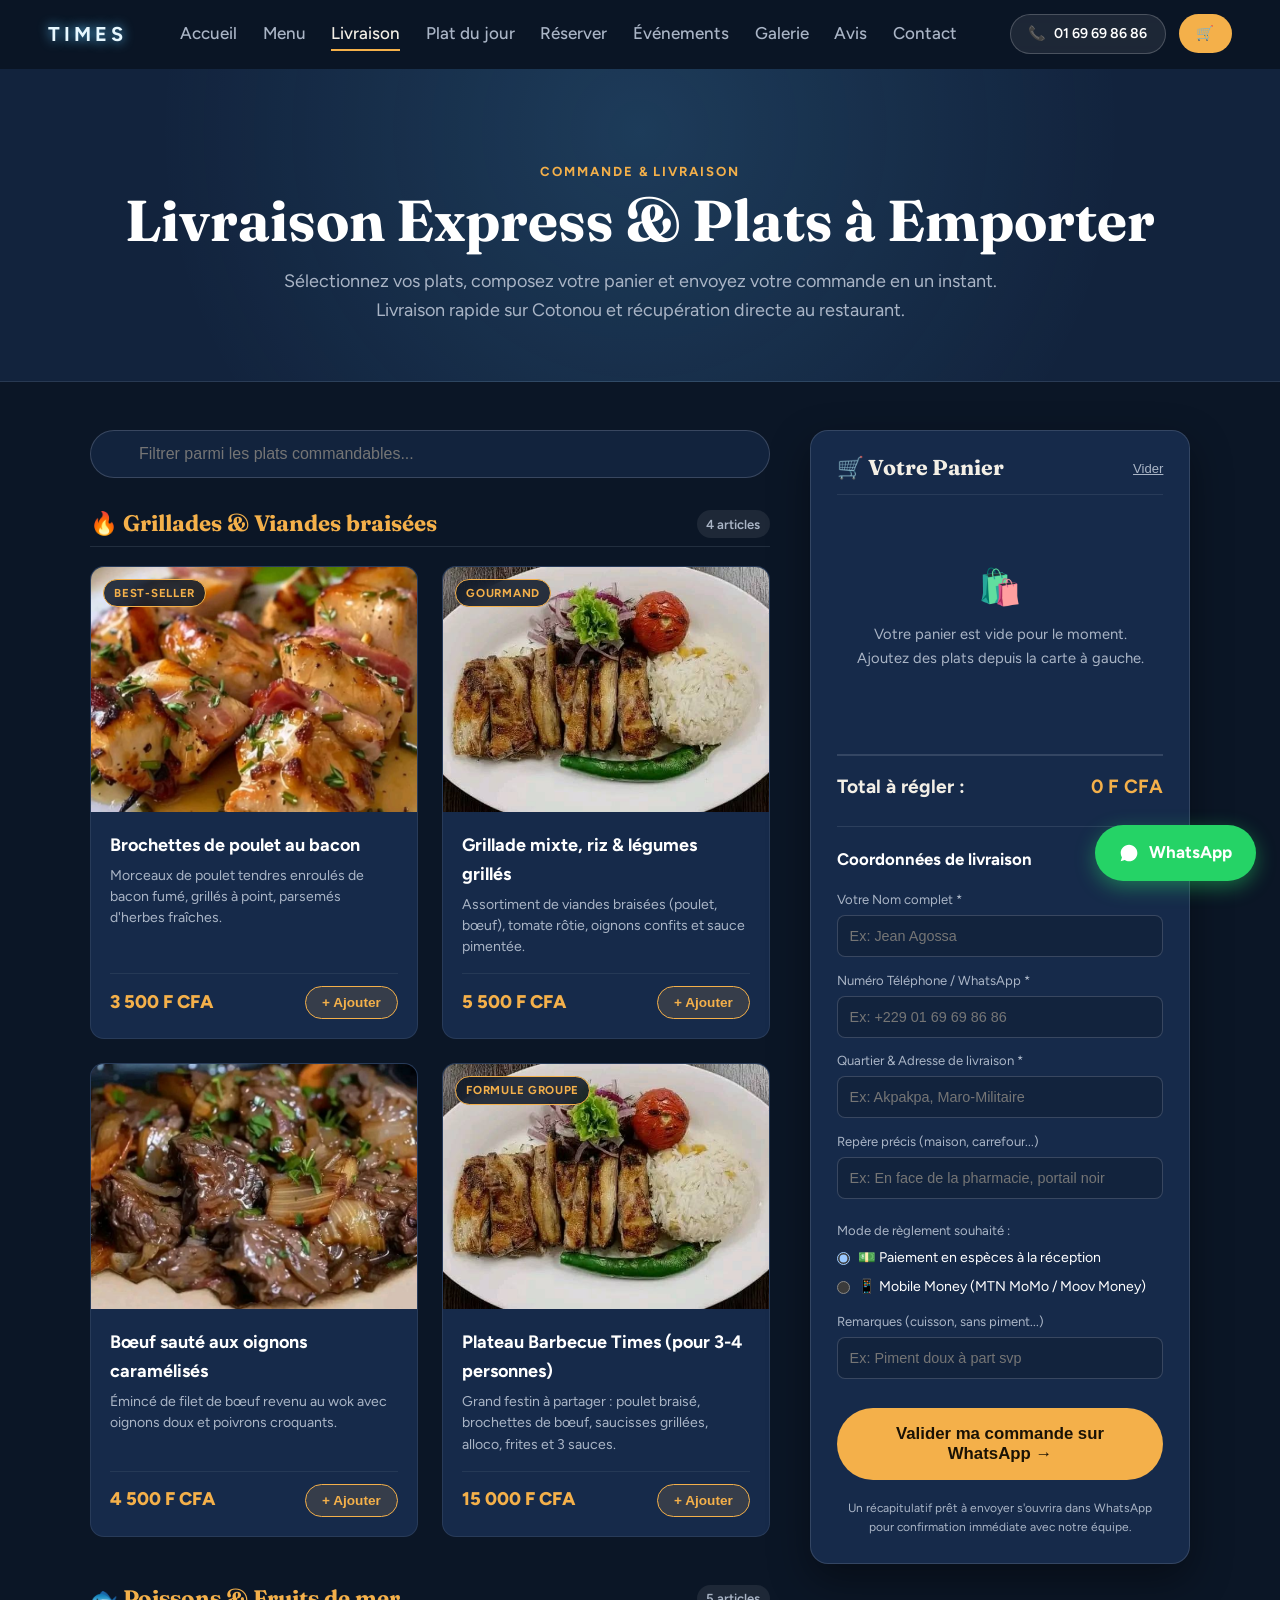
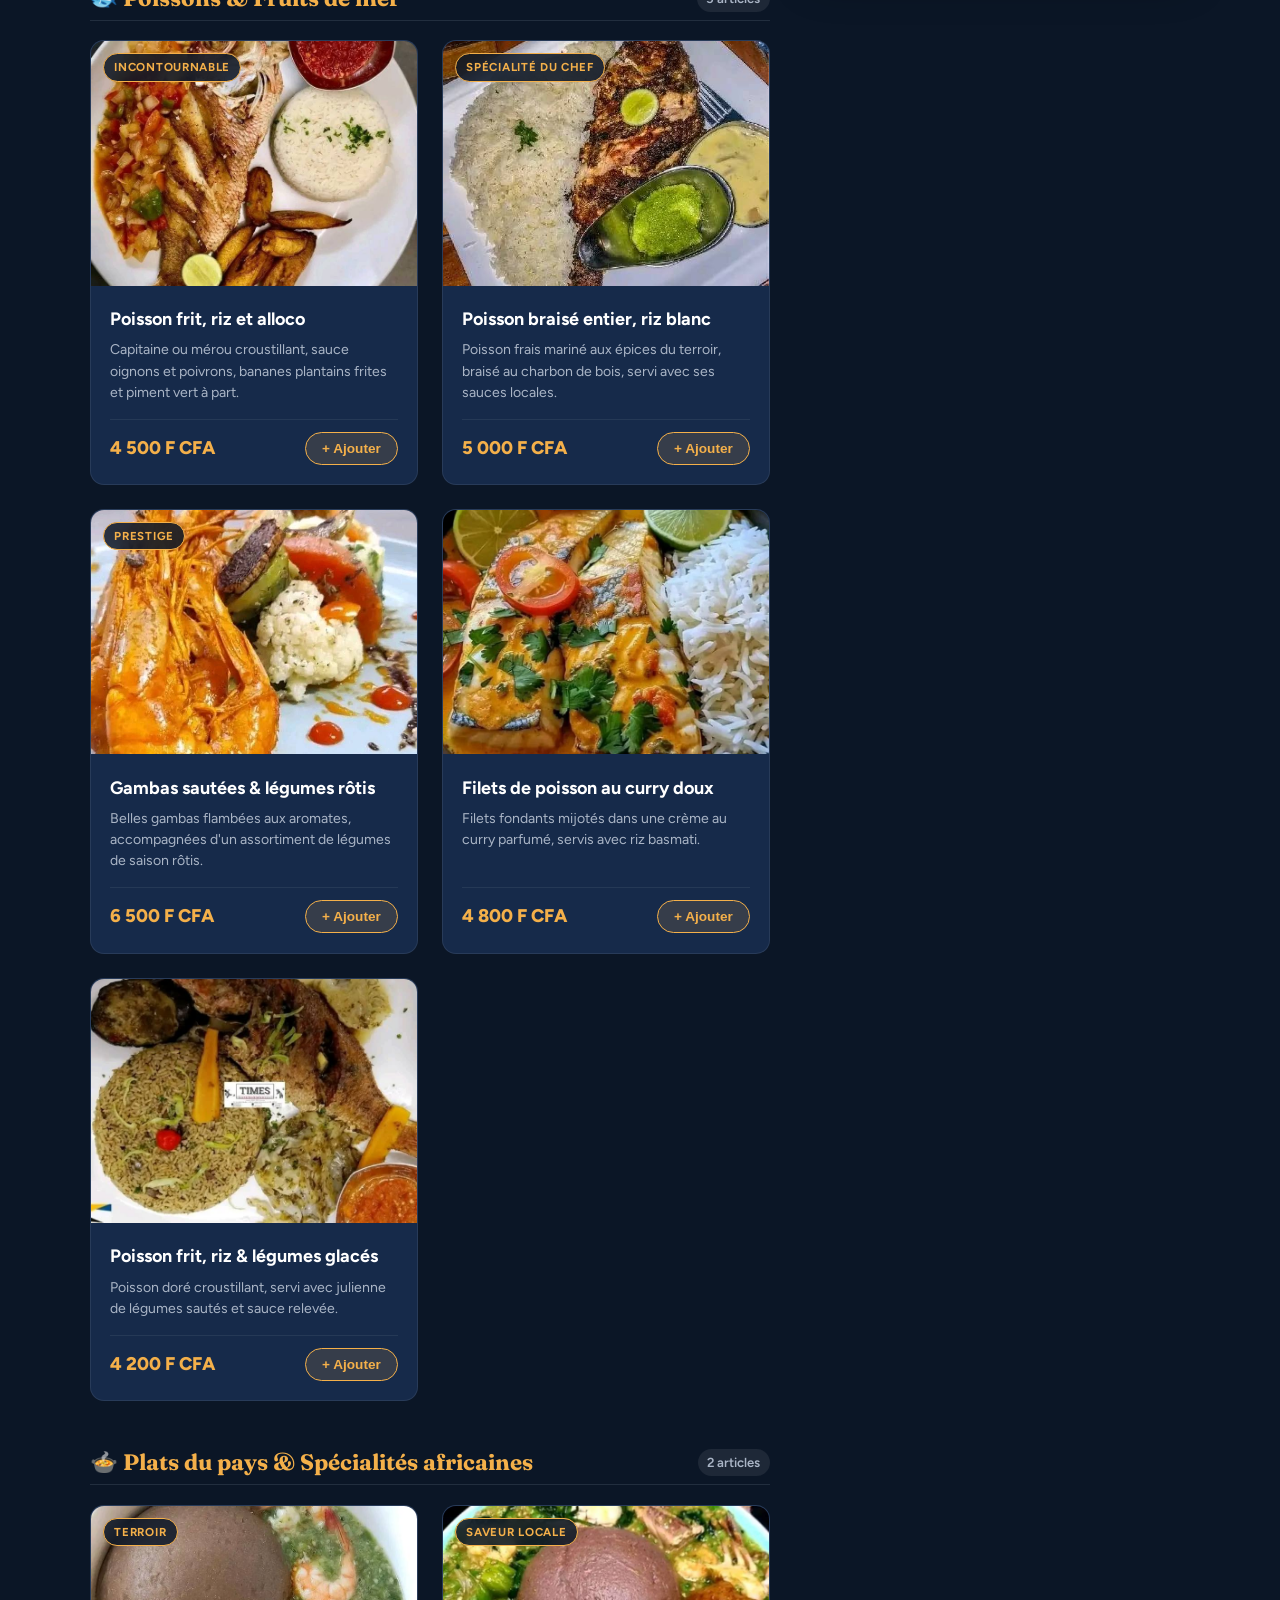
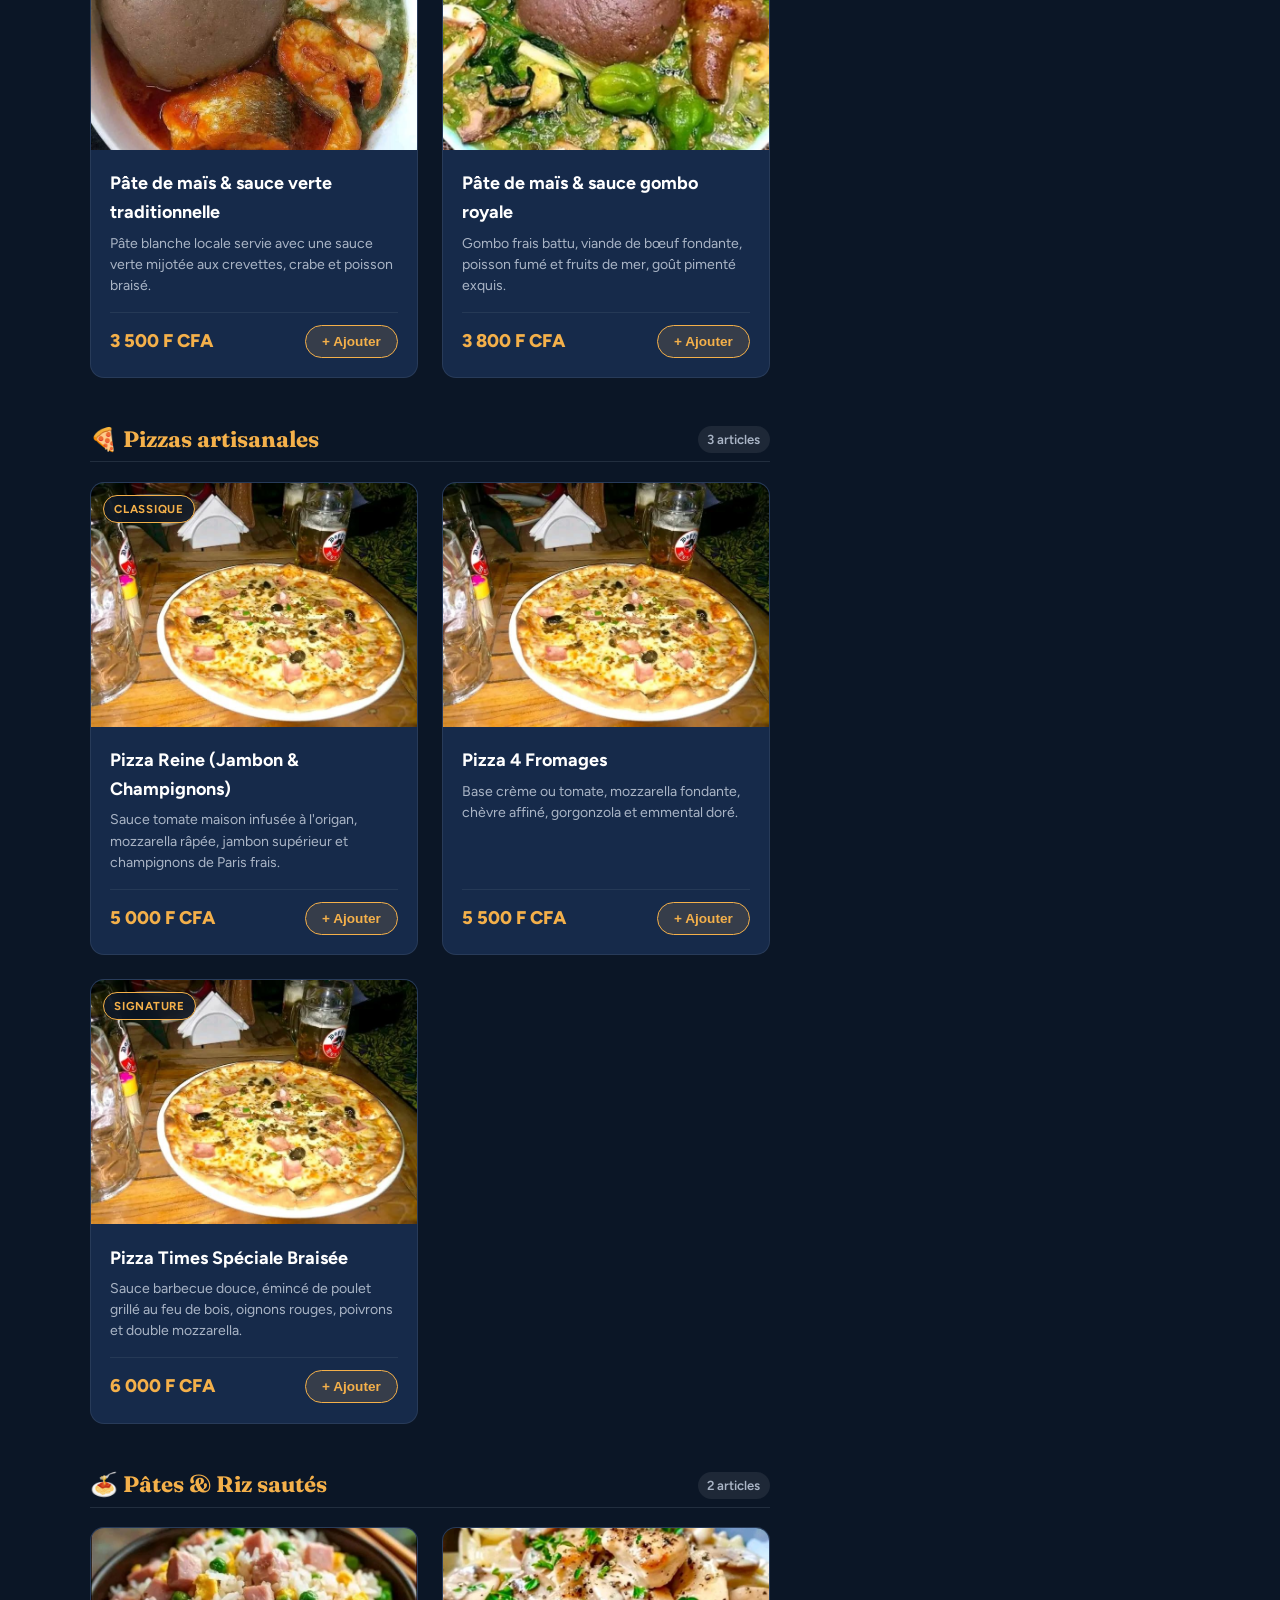
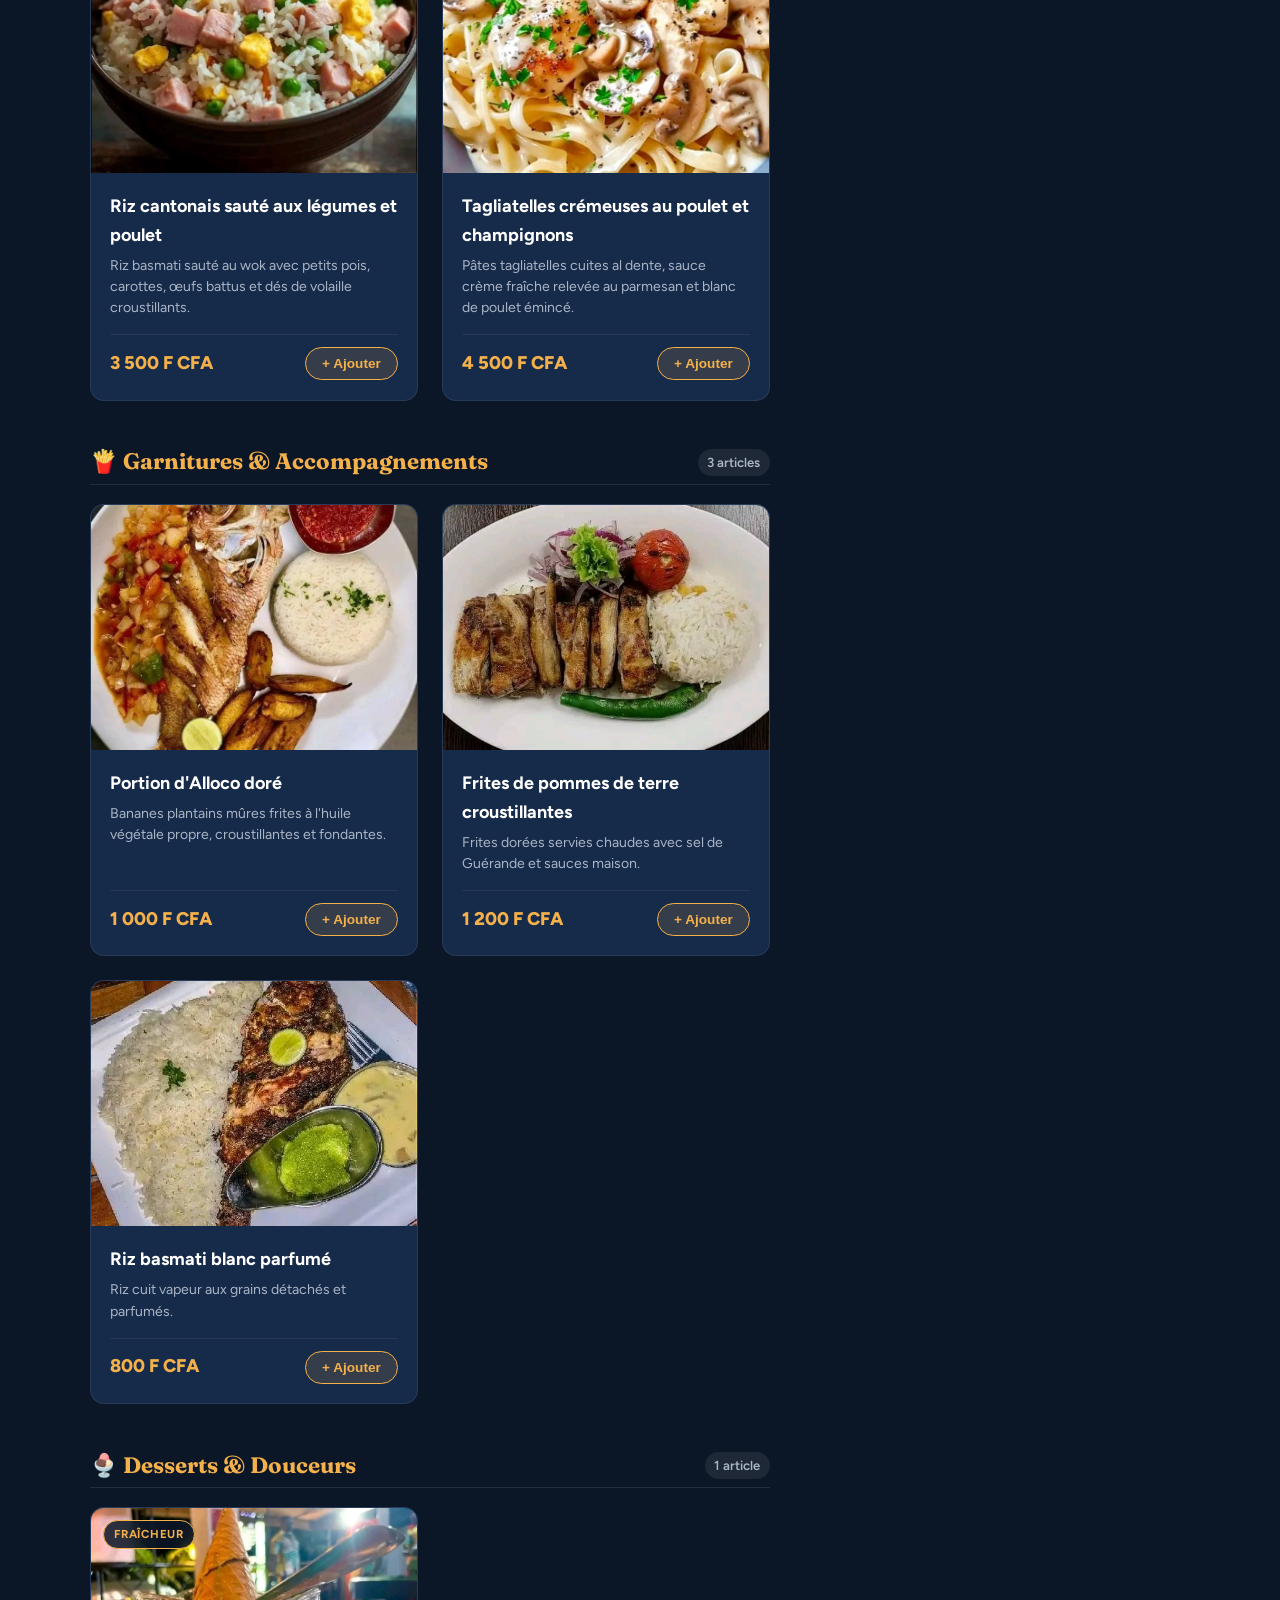
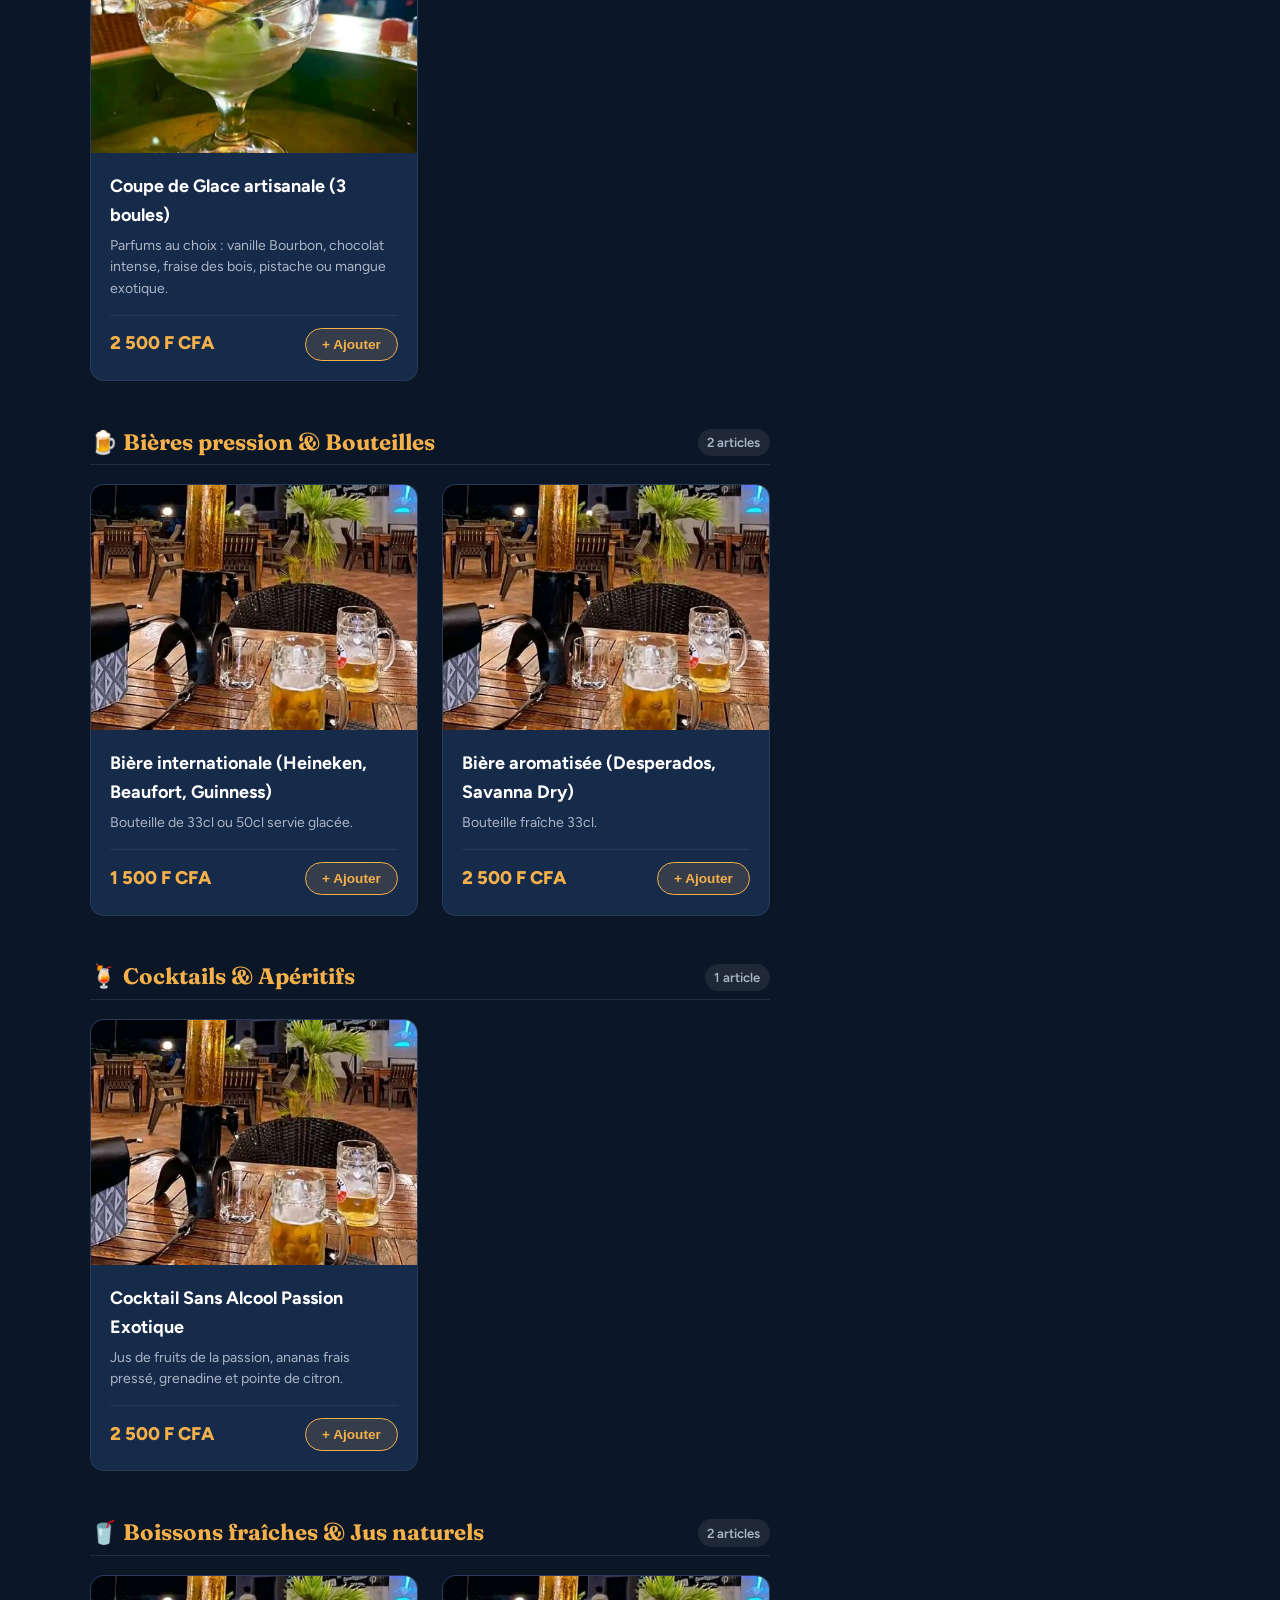
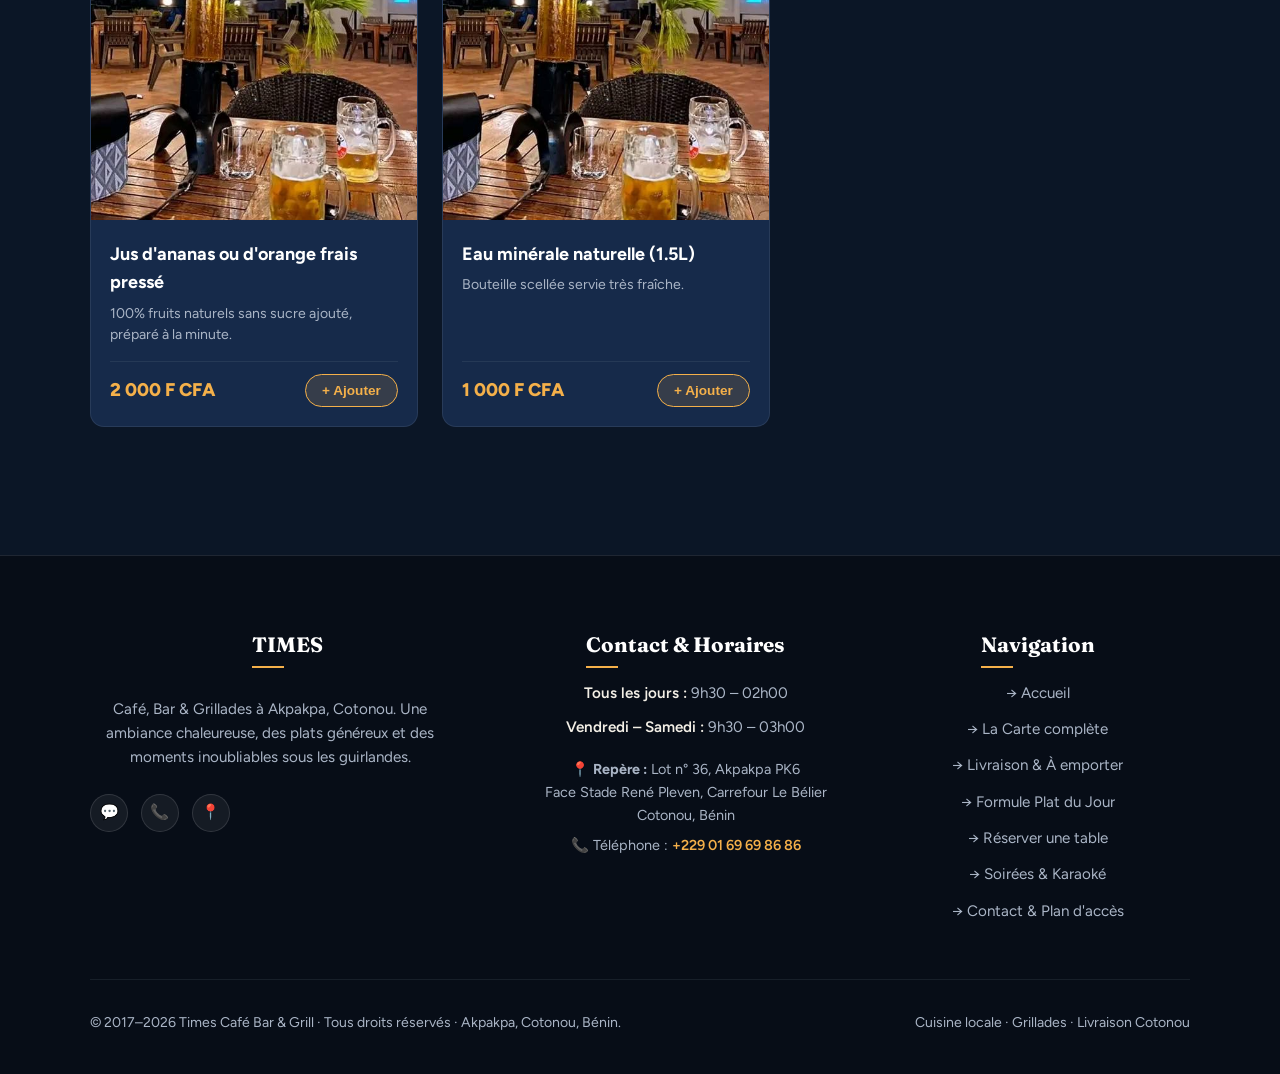
<file: commander.html>
<!DOCTYPE html>
<html lang="fr" data-theme="dark">

<head>
    <meta charset="utf-8">
    <meta name="viewport" content="width=device-width, initial-scale=1, viewport-fit=cover">
    <title>Livraison & Commande en Ligne | Times Café Bar & Grill – Cotonou</title>
    <meta name="description"
        content="Commandez en ligne vos grillades, poissons braisés et pizzas chez Times Café Bar & Grill à Cotonou. Livraison rapide à domicile ou à emporter.">
    <meta name="theme-color" content="#0b1626">
    <link rel="canonical" href="https://times-site-cotonou.netlify.app/commander.html">
    <link rel="icon"
        href="data:image/svg+xml,<svg xmlns='http://www.w3.org/2000/svg' viewBox='0 0 100 100'><rect rx='16' width='100' height='100' fill='%230b1626'/><text x='50' y='68' text-anchor='middle' font-size='48' font-weight='bold' fill='%235cc8ff'>T</text></svg>">

    <link rel="preconnect" href="https://fonts.googleapis.com">
    <link rel="preconnect" href="https://fonts.gstatic.com" crossorigin>
    <link rel="stylesheet"
        href="https://fonts.googleapis.com/css2?family=Fraunces:opsz,wght@9..144,500;9..144,700&family=Figtree:wght@400;500;600;700;800&display=swap">
    <link rel="stylesheet" href="css/style.css">

    <!-- Anti-Netlify Drawer -->
    <style>
        netlify-drawer, #netlify-drawer, [data-netlify-drawer], [class*="netlify-drawer"], [id*="netlify-drawer"], [data-netlify-badge], iframe[src*="netlify"] { display: none !important; }
    </style>
</head>

<body>

    <!-- Header Global -->
    <header class="navbar" role="banner">
        <a class="logo" href="index.html" aria-label="Times Accueil">TIMES</a>
        <nav class="nav-links" id="nav-links" role="navigation" aria-label="Navigation principale">
            <a href="index.html">Accueil</a>
            <a href="menu.html">Menu</a>
            <a href="commander.html" class="active">Livraison</a>
            <a href="plat-du-jour.html">Plat du jour</a>
            <a href="reservation.html">Réserver</a>
            <a href="evenements.html">Événements</a>
            <a href="galerie.html">Galerie</a>
            <a href="avis.html">Avis</a>
            <a href="contact.html">Contact</a>
        </nav>
        <div class="nav-actions">
            <a class="header-phone" href="tel:+2290169698686"><span>📞</span><span>01 69 69 86 86</span></a>
            <a class="cart-header-btn" href="#panier-section" aria-label="Voir le panier">
                <span>🛒</span><span class="cart-badge" style="display:none;">0</span>
            </a>
            <button class="hamburger" id="hamburger" aria-label="Menu" aria-expanded="false" aria-controls="nav-links">
                <span></span><span></span><span></span>
            </button>
        </div>
    </header>

    <!-- PageHeader -->
    <div class="page-header">
        <span class="section-tag">Commande & Livraison</span>
        <h1>Livraison Express & Plats à Emporter</h1>
        <p>Sélectionnez vos plats, composez votre panier et envoyez votre commande en un instant. Livraison rapide sur Cotonou et récupération directe au restaurant.</p>
    </div>

    <main class="wrap" style="padding-top: 3rem; padding-bottom: 5rem;">

        <div class="order-layout">
            <!-- Colonne Gauche : Catalogue Commandable -->
            <div class="order-catalog">
                <!-- Filtre de recherche rapide -->
                <div style="margin-bottom: 2rem;">
                    <input type="text" id="order-search" class="search-input" placeholder="Filtrer parmi les plats commandables..." aria-label="Recherche">
                </div>

                <div id="order-products-container">
                    <!-- Rempli par JavaScript selon TIMES_DATA.products (is_orderable === true) -->
                </div>
            </div>

            <!-- Colonne Droite : Panier & Formulaire Client -->
            <div class="cart-panel" id="panier-section">
                <h3>
                    <span>🛒 Votre Panier</span>
                    <button type="button" onclick="timesApp.clearCart()" style="background:none; border:none; color:var(--mute); font-size:.82rem; cursor:pointer; text-decoration:underline;">Vider</button>
                </h3>

                <div id="cart-empty-msg" class="empty-state" style="padding: 2rem 1rem; border: none; background: transparent;">
                    <div style="font-size: 2.2rem; margin-bottom: .5rem;">🛍️</div>
                    <p style="color: var(--mute); font-size: .92rem; margin: 0;">Votre panier est vide pour le moment.<br>Ajoutez des plats depuis la carte à gauche.</p>
                </div>

                <div id="cart-items-list" class="cart-items-list"></div>

                <div class="cart-total-row">
                    <span>Total à régler :</span>
                    <span id="cart-total-amount" class="cart-total-amount">0 F CFA</span>
                </div>

                <!-- Formulaire Coordonnées & Livraison -->
                <div style="margin-top: 1.5rem; border-top: 1px solid rgba(170,181,198,.15); padding-top: 1.2rem;">
                    <h4 style="color: #fff; font-size: 1.05rem; margin-bottom: 1rem;">Coordonnées de livraison</h4>

                    <div style="display:flex; flex-direction:column; gap:.8rem;">
                        <div>
                            <label style="display:block; font-size:.82rem; color:var(--mute); margin-bottom:.3rem;">Votre Nom complet *</label>
                            <input type="text" id="order-name" placeholder="Ex: Jean Agossa" required style="width:100%; padding:.75rem; border-radius:8px; border:1px solid rgba(170,181,198,.25); background:var(--bg2); color:#fff; font-size:.9rem;">
                        </div>

                        <div>
                            <label style="display:block; font-size:.82rem; color:var(--mute); margin-bottom:.3rem;">Numéro Téléphone / WhatsApp *</label>
                            <input type="tel" id="order-phone" placeholder="Ex: +229 01 69 69 86 86" required style="width:100%; padding:.75rem; border-radius:8px; border:1px solid rgba(170,181,198,.25); background:var(--bg2); color:#fff; font-size:.9rem;">
                        </div>

                        <div>
                            <label style="display:block; font-size:.82rem; color:var(--mute); margin-bottom:.3rem;">Quartier & Adresse de livraison *</label>
                            <input type="text" id="order-address" placeholder="Ex: Akpakpa, Maro-Militaire" required style="width:100%; padding:.75rem; border-radius:8px; border:1px solid rgba(170,181,198,.25); background:var(--bg2); color:#fff; font-size:.9rem;">
                        </div>

                        <div>
                            <label style="display:block; font-size:.82rem; color:var(--mute); margin-bottom:.3rem;">Repère précis (maison, carrefour...)</label>
                            <input type="text" id="order-landmark" placeholder="Ex: En face de la pharmacie, portail noir" style="width:100%; padding:.75rem; border-radius:8px; border:1px solid rgba(170,181,198,.25); background:var(--bg2); color:#fff; font-size:.9rem;">
                        </div>

                        <!-- Mode de paiement -->
                        <div style="margin-top: .5rem;">
                            <label style="display:block; font-size:.82rem; color:var(--mute); margin-bottom:.4rem;">Mode de règlement souhaité :</label>
                            <div style="display:flex; flex-direction:column; gap:.4rem; font-size:.88rem; color:#fff;">
                                <label style="display:flex; align-items:center; gap:.5rem; cursor:pointer;">
                                    <input type="radio" name="payment_mode" value="Paiement en espèces à la livraison" checked>
                                    💵 Paiement en espèces à la réception
                                </label>
                                <label style="display:flex; align-items:center; gap:.5rem; cursor:pointer;">
                                    <input type="radio" name="payment_mode" value="Mobile Money (MTN MoMo / Moov Money)">
                                    📱 Mobile Money (MTN MoMo / Moov Money)
                                </label>
                            </div>
                        </div>

                        <div>
                            <label style="display:block; font-size:.82rem; color:var(--mute); margin-bottom:.3rem;">Remarques (cuisson, sans piment...)</label>
                            <input type="text" id="order-notes" placeholder="Ex: Piment doux à part svp" style="width:100%; padding:.75rem; border-radius:8px; border:1px solid rgba(170,181,198,.25); background:var(--bg2); color:#fff; font-size:.9rem;">
                        </div>

                        <button type="button" id="btn-confirm-order" class="btn" style="width:100%; margin-top:1rem; padding:1rem; font-size:1.05rem;" disabled>
                            Valider ma commande sur WhatsApp →
                        </button>
                        <p style="font-size: .75rem; color: var(--mute); text-align: center; margin-top: .4rem;">
                            Un récapitulatif prêt à envoyer s'ouvrira dans WhatsApp pour confirmation immédiate avec notre équipe.
                        </p>
                    </div>
                </div>
            </div>
        </div>

    </main>

    <!-- Footer Complet -->
    <footer class="site-footer" role="contentinfo">
        <div class="wrap">
            <div class="footer-grid">
                <div class="footer-col">
                    <h4>TIMES</h4>
                    <p class="footer-desc">Café, Bar & Grillades à Akpakpa, Cotonou. Une ambiance chaleureuse, des plats généreux et des moments inoubliables sous les guirlandes.</p>
                    <div class="footer-socials">
                        <a href="https://wa.me/2290169698686" class="footer-social-btn" aria-label="WhatsApp" target="_blank" rel="noopener">💬</a>
                        <a href="tel:+2290169698686" class="footer-social-btn" aria-label="Téléphone">📞</a>
                        <a href="https://maps.app.goo.gl/ukoEQ7XUMRnVW49Y6" class="footer-social-btn" aria-label="Google Maps" target="_blank" rel="noopener">📍</a>
                    </div>
                </div>
                <div class="footer-col">
                    <h4>Contact & Horaires</h4>
                    <ul class="footer-hours-list">
                        <li><span>Tous les jours :</span> 9h30 – 02h00</li>
                        <li><span>Vendredi – Samedi :</span> 9h30 – 03h00</li>
                    </ul>
                    <p style="color: var(--mute); font-size: .9rem; margin-bottom: .4rem;">
                        📍 <strong>Repère :</strong> Lot n° 36, Akpakpa PK6<br>
                        Face Stade René Pleven, Carrefour Le Bélier<br>
                        Cotonou, Bénin
                    </p>
                    <p style="color: var(--mute); font-size: .9rem;">
                        📞 Téléphone : <a href="tel:+2290169698686" style="color: var(--amber); font-weight: 600;">+229 01 69 69 86 86</a>
                    </p>
                </div>
                <div class="footer-col">
                    <h4>Navigation</h4>
                    <ul class="footer-links">
                        <li><a href="index.html">→ Accueil</a></li>
                        <li><a href="menu.html">→ La Carte complète</a></li>
                        <li><a href="commander.html">→ Livraison & À emporter</a></li>
                        <li><a href="plat-du-jour.html">→ Formule Plat du Jour</a></li>
                        <li><a href="reservation.html">→ Réserver une table</a></li>
                        <li><a href="evenements.html">→ Soirées & Karaoké</a></li>
                        <li><a href="contact.html">→ Contact & Plan d'accès</a></li>
                    </ul>
                </div>
            </div>
            <div class="footer-bottom">
                <p>© 2017–2026 Times Café Bar & Grill · Tous droits réservés · Akpakpa, Cotonou, Bénin.</p>
                <p>Cuisine locale · Grillades · Livraison Cotonou</p>
            </div>
        </div>
    </footer>

    <!-- WhatsApp Flottant -->
    <a class="wa-fab" href="https://wa.me/2290169698686?text=Bonjour%20Times,%20je%20souhaite%20commander." target="_blank" rel="noopener" aria-label="WhatsApp">
        <svg viewBox="0 0 24 24" aria-hidden="true"><path d="M17.472 14.382c-.301-.15-1.782-.879-2.058-.98-.276-.1-.477-.15-.677.15-.2.301-.777.98-.953 1.18-.176.2-.352.226-.653.076-.301-.15-1.272-.469-2.424-1.496-.895-.799-1.5-1.787-1.676-2.088-.176-.301-.019-.464.132-.614.136-.135.301-.352.451-.527.15-.176.2-.301.301-.502.1-.2.05-.376-.025-.526-.075-.15-.677-1.632-.928-2.235-.245-.588-.493-.508-.677-.518-.175-.009-.376-.011-.577-.011-.201 0-.527.075-.803.376-.276.301-1.054 1.03-1.054 2.512 0 1.482 1.079 2.912 1.23 3.113.15.201 2.124 3.243 5.145 4.549.719.311 1.28.497 1.718.636.722.23 1.379.197 1.9.12.58-.088 1.782-.728 2.033-1.431.25-.703.25-1.305.175-1.431-.075-.126-.276-.201-.577-.351zM12.04 2C6.51 2 2.03 6.48 2.03 12c0 1.93.55 3.73 1.5 5.26L2 22l4.89-1.49C8.36 21.37 10.14 22 12.04 22c5.52 0 10-4.48 10-10S17.56 2 12.04 2z"/></svg>
        <span>WhatsApp</span>
    </a>

    <!-- Scripts -->
    <script src="js/data.js"></script>
    <script src="js/main.js"></script>
    <script>
        document.addEventListener('DOMContentLoaded', function () {
            var container = document.getElementById('order-products-container');
            var categories = (window.TIMES_DATA && window.TIMES_DATA.categories) || [];
            var products = (window.TIMES_DATA && window.TIMES_DATA.products) || [];

            var orderableProducts = products.filter(function (p) { return p.is_orderable; });

            // Afficher par catégorie avec compteur d'articles comme spécifié dans la spec
            categories.forEach(function (cat) {
                if (cat.id === 'all') return;
                var catProducts = orderableProducts.filter(function (p) { return p.category === cat.id; });
                if (catProducts.length === 0) return; // Règle 5 : jamais de catégorie vide !

                var catSection = document.createElement('div');
                catSection.className = 'cat-order-block';
                catSection.style.marginBottom = '3rem';

                var catHeader = document.createElement('div');
                catHeader.style.cssText = 'display:flex; align-items:center; justify-content:space-between; margin-bottom:1.2rem; border-bottom:1px solid rgba(170,181,198,.15); padding-bottom:.5rem;';
                catHeader.innerHTML = 
                    '<h3 style="color:var(--amber); font-size:1.4rem; display:flex; align-items:center; gap:.5rem;">' + (cat.icon || '') + ' ' + cat.name + '</h3>' +
                    '<span style="background:rgba(255,255,255,.08); color:var(--mute); padding:.2rem .6rem; border-radius:999px; font-size:.82rem; font-weight:600;">' + catProducts.length + ' article' + (catProducts.length > 1 ? 's' : '') + '</span>';
                catSection.appendChild(catHeader);

                var grid = document.createElement('div');
                grid.style.cssText = 'display:grid; grid-template-columns:repeat(auto-fill, minmax(260px, 1fr)); gap:1.5rem;';

                catProducts.forEach(function (p) {
                    var card = document.createElement('div');
                    card.className = 'product-card';
                    card.innerHTML = 
                        '<div class="product-card-img-wrap">' +
                            '<img src="' + p.image + '" alt="' + p.name + '" loading="lazy">' +
                            (p.badge ? ('<span class="product-card-badge">' + p.badge + '</span>') : '') +
                        '</div>' +
                        '<div class="product-card-body">' +
                            '<h4 class="product-card-title">' + p.name + '</h4>' +
                            '<p class="product-card-desc">' + p.composition + '</p>' +
                            '<div class="product-card-foot">' +
                                '<span class="product-card-price">' + p.priceFormatted + '</span>' +
                                '<button type="button" class="btn-add-cart" data-add-cart="' + p.id + '">+ Ajouter</button>' +
                            '</div>' +
                        '</div>';
                    grid.appendChild(card);
                });

                catSection.appendChild(grid);
                container.appendChild(catSection);
            });

            // Filtre de recherche dans la commande
            var orderSearch = document.getElementById('order-search');
            if (orderSearch) {
                orderSearch.addEventListener('input', function () {
                    var q = orderSearch.value.toLowerCase().trim();
                    container.querySelectorAll('.product-card').forEach(function (c) {
                        var match = (c.textContent || '').toLowerCase().indexOf(q) > -1;
                        c.style.display = match ? '' : 'none';
                    });
                });
            }
        });
    </script>
</body>
</html>
</file>
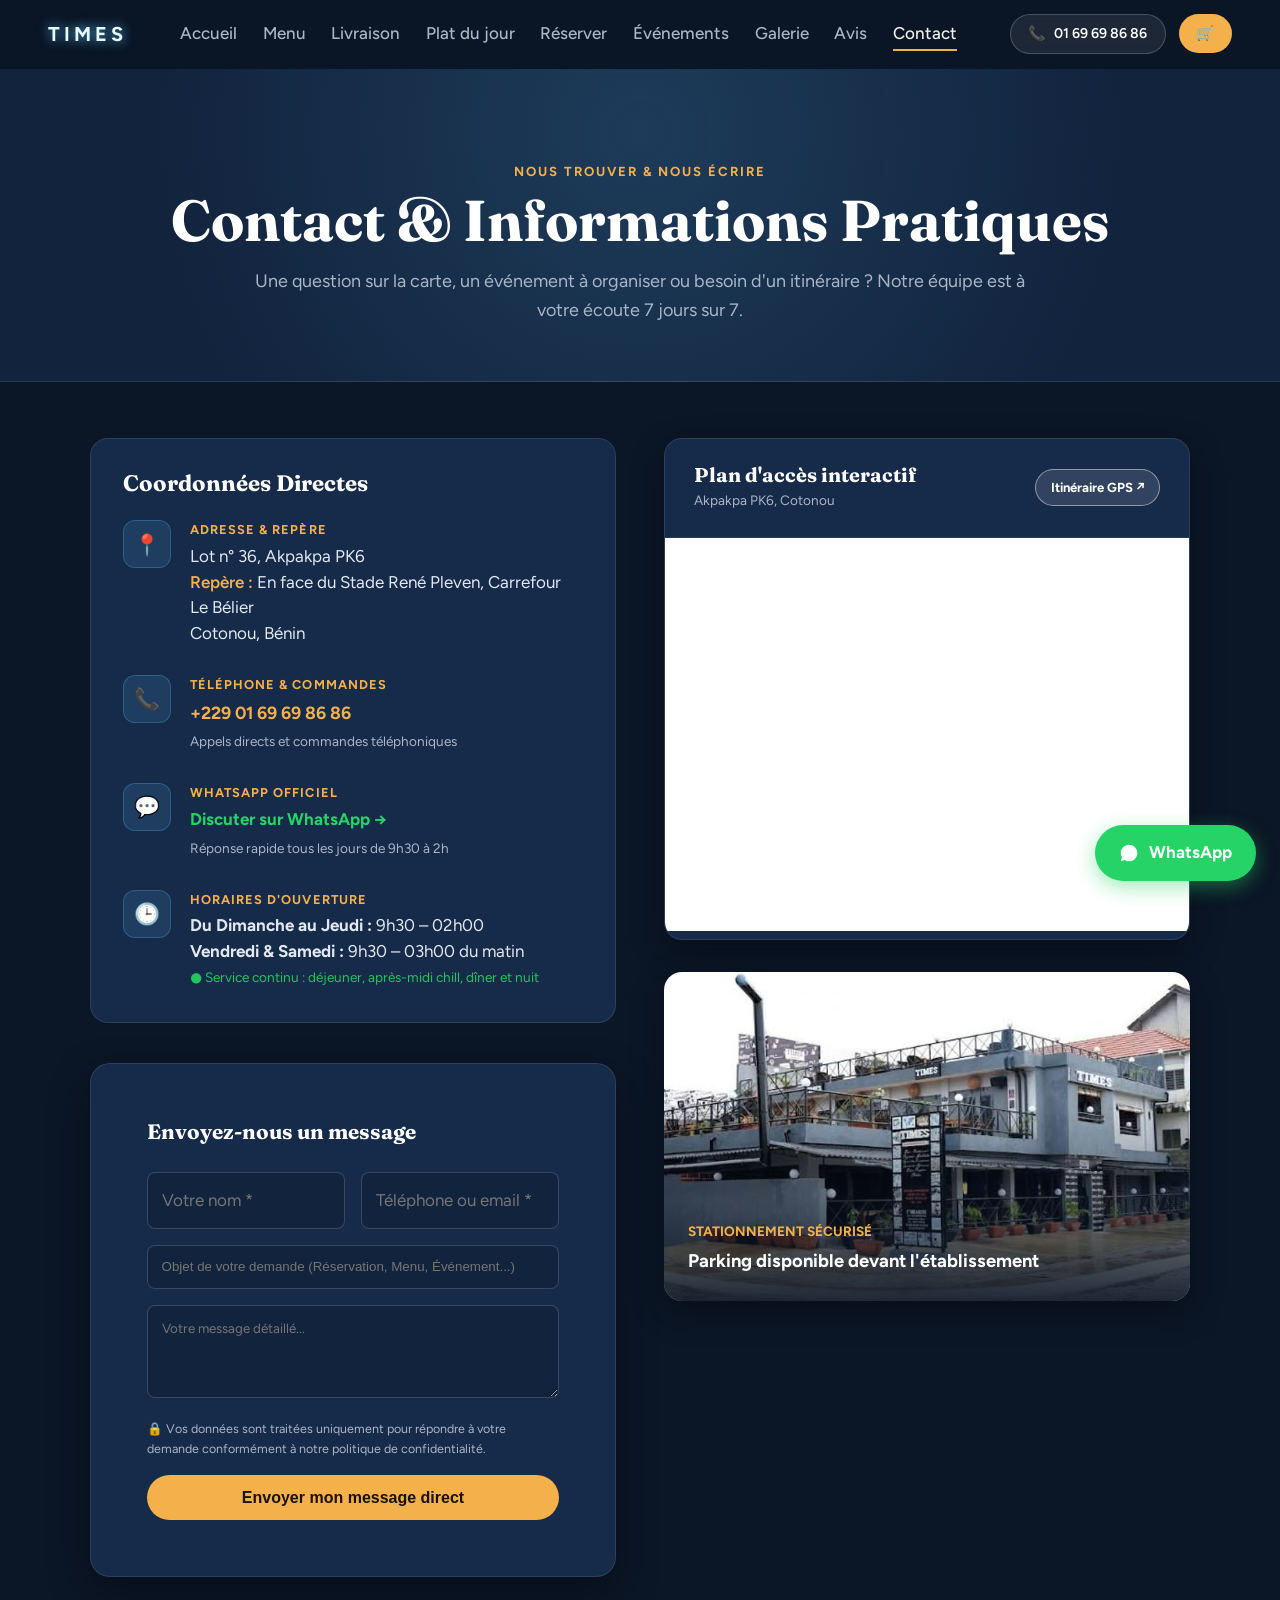
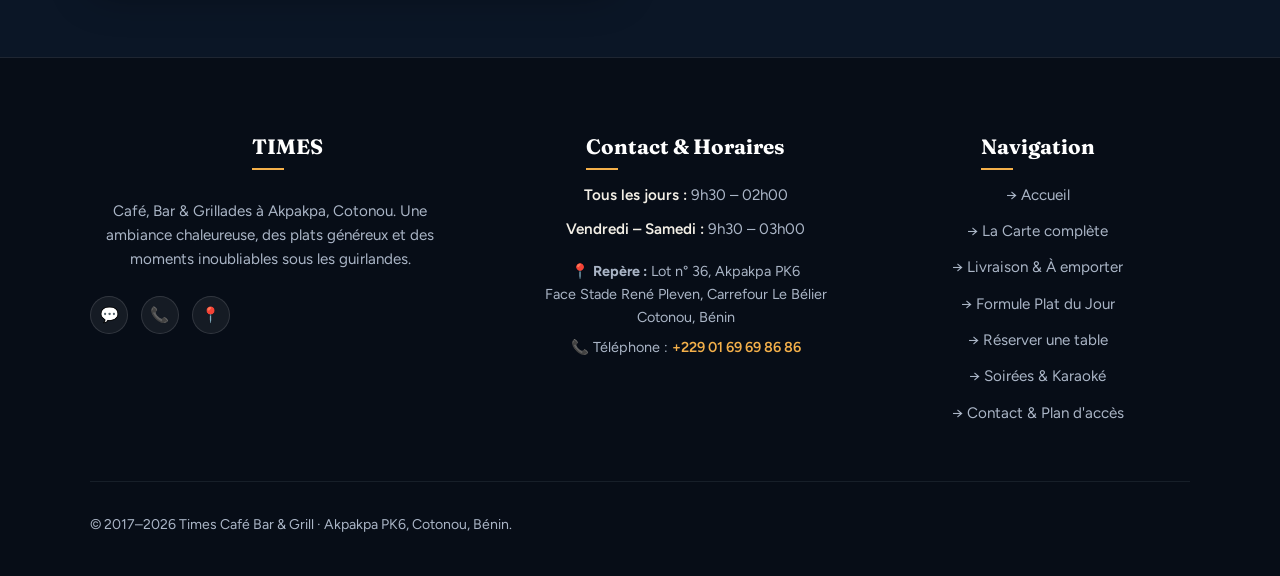
<file: contact.html>
<!DOCTYPE html>
<html lang="fr" data-theme="dark">

<head>
    <meta charset="utf-8">
    <meta name="viewport" content="width=device-width, initial-scale=1, viewport-fit=cover">
    <title>Contact & Plan d'Accès | Times Café Bar & Grill – Cotonou</title>
    <meta name="description"
        content="Contactez Times Café Bar & Grill à Cotonou : adresse à Akpakpa PK6 face Stade René Pleven, téléphone 01 69 69 86 86, horaires et plan Google Maps.">
    <meta name="theme-color" content="#0b1626">
    <link rel="canonical" href="https://times-site-cotonou.netlify.app/contact.html">
    <link rel="icon"
        href="data:image/svg+xml,<svg xmlns='http://www.w3.org/2000/svg' viewBox='0 0 100 100'><rect rx='16' width='100' height='100' fill='%230b1626'/><text x='50' y='68' text-anchor='middle' font-size='48' font-weight='bold' fill='%235cc8ff'>T</text></svg>">

    <link rel="preconnect" href="https://fonts.googleapis.com">
    <link rel="preconnect" href="https://fonts.gstatic.com" crossorigin>
    <link rel="stylesheet"
        href="https://fonts.googleapis.com/css2?family=Fraunces:opsz,wght@9..144,500;9..144,700&family=Figtree:wght@400;500;600;700;800&display=swap">
    <link rel="stylesheet" href="css/style.css">

    <!-- Anti-Netlify Drawer -->
    <style>
        netlify-drawer, #netlify-drawer, [data-netlify-drawer], [class*="netlify-drawer"], [id*="netlify-drawer"], [data-netlify-badge], iframe[src*="netlify"] { display: none !important; }
    </style>
</head>

<body>

    <!-- Header Global -->
    <header class="navbar" role="banner">
        <a class="logo" href="index.html" aria-label="Times Accueil">TIMES</a>
        <nav class="nav-links" id="nav-links" role="navigation" aria-label="Navigation principale">
            <a href="index.html">Accueil</a>
            <a href="menu.html">Menu</a>
            <a href="commander.html">Livraison</a>
            <a href="plat-du-jour.html">Plat du jour</a>
            <a href="reservation.html">Réserver</a>
            <a href="evenements.html">Événements</a>
            <a href="galerie.html">Galerie</a>
            <a href="avis.html">Avis</a>
            <a href="contact.html" class="active">Contact</a>
        </nav>
        <div class="nav-actions">
            <a class="header-phone" href="tel:+2290169698686"><span>📞</span><span>01 69 69 86 86</span></a>
            <a class="cart-header-btn" href="commander.html" aria-label="Voir le panier">
                <span>🛒</span><span class="cart-badge" style="display:none;">0</span>
            </a>
            <button class="hamburger" id="hamburger" aria-label="Menu" aria-expanded="false" aria-controls="nav-links">
                <span></span><span></span><span></span>
            </button>
        </div>
    </header>

    <!-- PageHeader -->
    <div class="page-header">
        <span class="section-tag">Nous Trouver & Nous Écrire</span>
        <h1>Contact & Informations Pratiques</h1>
        <p>Une question sur la carte, un événement à organiser ou besoin d'un itinéraire ? Notre équipe est à votre écoute 7 jours sur 7.</p>
    </div>

    <main class="wrap" style="padding-top: 3.5rem; padding-bottom: 5rem;">

        <div class="contact-grid">
            
            <!-- Colonne 1 : Coordonnées & Horaires & Formulaire -->
            <div>
                <div class="contact-info-card" style="margin-bottom: 2.5rem;">
                    <h3 style="color:#fff; font-size: 1.4rem; margin-bottom: 1.5rem;">Coordonnées Directes</h3>

                    <div class="contact-detail-item">
                        <div class="contact-icon-box">📍</div>
                        <div>
                            <b>Adresse & Repère</b>
                            <p style="color:#e2e8f0; margin:0; line-height:1.5;">
                                Lot n° 36, Akpakpa PK6<br>
                                <span style="color:var(--amber); font-weight:600;">Repère :</span> En face du Stade René Pleven, Carrefour Le Bélier<br>
                                Cotonou, Bénin
                            </p>
                        </div>
                    </div>

                    <div class="contact-detail-item">
                        <div class="contact-icon-box">📞</div>
                        <div>
                            <b>Téléphone & Commandes</b>
                            <p style="color:#e2e8f0; margin:0;">
                                <a href="tel:+2290169698686" style="color:var(--amber); font-weight:700; font-size:1.1rem; text-decoration:none;">+229 01 69 69 86 86</a>
                            </p>
                            <span class="muted" style="font-size:.85rem;">Appels directs et commandes téléphoniques</span>
                        </div>
                    </div>

                    <div class="contact-detail-item">
                        <div class="contact-icon-box">💬</div>
                        <div>
                            <b>WhatsApp Officiel</b>
                            <p style="color:#e2e8f0; margin:0;">
                                <a href="https://wa.me/2290169698686" target="_blank" rel="noopener" style="color:#25d366; font-weight:700; text-decoration:none;">Discuter sur WhatsApp →</a>
                            </p>
                            <span class="muted" style="font-size:.85rem;">Réponse rapide tous les jours de 9h30 à 2h</span>
                        </div>
                    </div>

                    <div class="contact-detail-item" style="margin-bottom: 0;">
                        <div class="contact-icon-box">🕒</div>
                        <div>
                            <b>Horaires d'Ouverture</b>
                            <p style="color:#e2e8f0; margin:0; line-height:1.5;">
                                <strong>Du Dimanche au Jeudi :</strong> 9h30 – 02h00<br>
                                <strong>Vendredi & Samedi :</strong> 9h30 – 03h00 du matin<br>
                                <span style="color:var(--green); font-size:.85rem;">● Service continu : déjeuner, après-midi chill, dîner et nuit</span>
                            </p>
                        </div>
                    </div>
                </div>

                <!-- Formulaire Envoyez-nous un message -->
                <div class="feedback-box" style="margin: 0; max-width: 100%;">
                    <h3 style="color:#fff; font-size: 1.3rem; margin-bottom: 1.2rem;">Envoyez-nous un message</h3>

                    <form id="contact-form" onsubmit="event.preventDefault(); var n=document.getElementById('c-name').value; var m=document.getElementById('c-msg').value; window.open('https://wa.me/2290169698686?text=' + encodeURIComponent('Bonjour Times, message de ' + n + ' : ' + m), '_blank'); alert('Votre message a été transmis sur WhatsApp.');">
                        <div class="fields" style="display: grid; grid-template-columns: 1fr 1fr; gap: 1rem; margin-bottom: 1rem;">
                            <input id="c-name" placeholder="Votre nom *" required style="padding: .85rem; border-radius: 8px; border: 1px solid rgba(170,181,198,.25); background: var(--bg2); color: #fff;">
                            <input id="c-contact" placeholder="Téléphone ou email *" required style="padding: .85rem; border-radius: 8px; border: 1px solid rgba(170,181,198,.25); background: var(--bg2); color: #fff;">
                        </div>

                        <div style="margin-bottom: 1rem;">
                            <input id="c-subject" placeholder="Objet de votre demande (Réservation, Menu, Événement...)" style="width: 100%; padding: .85rem; border-radius: 8px; border: 1px solid rgba(170,181,198,.25); background: var(--bg2); color: #fff;">
                        </div>

                        <textarea id="c-msg" placeholder="Votre message détaillé..." required rows="4" style="width: 100%; padding: .85rem; border-radius: 8px; border: 1px solid rgba(170,181,198,.25); background: var(--bg2); color: #fff; margin-bottom: .8rem; font-family: inherit; resize: vertical;"></textarea>

                        <p style="font-size: .78rem; color: var(--mute); margin-bottom: 1rem;">
                            🔒 Vos données sont traitées uniquement pour répondre à votre demande conformément à notre politique de confidentialité.
                        </p>

                        <button type="submit" class="btn" style="width: 100%;">Envoyer mon message direct</button>
                    </form>
                </div>
            </div>

            <!-- Colonne 2 : Plan Google Maps & Visuel -->
            <div>
                <div style="background:var(--bg-card); border:1px solid rgba(170,181,198,.15); border-radius:18px; overflow:hidden; margin-bottom:2rem; box-shadow:0 12px 32px rgba(0,0,0,.35);">
                    <div style="padding:1.5rem 1.8rem; border-bottom:1px solid rgba(170,181,198,.12); display:flex; justify-content:space-between; align-items:center;">
                        <div>
                            <h3 style="color:#fff; font-size:1.25rem; margin:0;">Plan d'accès interactif</h3>
                            <span class="muted" style="font-size:.85rem;">Akpakpa PK6, Cotonou</span>
                        </div>
                        <a class="btn btn-secondary" href="https://maps.app.goo.gl/ukoEQ7XUMRnVW49Y6" target="_blank" rel="noopener" style="font-size:.82rem; padding:.45rem .9rem;">Itinéraire GPS ↗</a>
                    </div>

                    <div style="width: 100%; aspect-ratio: 16 / 12;">
                        <iframe title="Carte d'accès Times Café Bar & Grill"
                            src="https://www.google.com/maps/embed?pb=!1m18!1m12!1m3!1d15865.123456789!2d2.4567!3d6.3689!2m3!1f0!2f0!3f0!3m2!1i1024!2i768!4f13.1!3m3!1m2!1s0x1023554b73b22cfd%3A0x6b772c918349254!2sAkpakpa%2C%20Cotonou%2C%20B%C3%A9nin!5e0!3m2!1sfr!2sbj!4v1700000000000!5m2!1sfr!2sbj"
                            style="width: 100%; height: 100%; border: 0;" allowfullscreen="" loading="lazy" referrerpolicy="no-referrer-when-downgrade">
                        </iframe>
                    </div>
                </div>

                <!-- Visuel Façade Journée -->
                <div style="border-radius:18px; overflow:hidden; position:relative; box-shadow:0 12px 32px rgba(0,0,0,.35);">
                    <img src="img/facade-jour.jpg" alt="Façade de Times Café Bar & Grill" style="width:100%; display:block; aspect-ratio:16/10; object-fit:cover;">
                    <div style="position:absolute; inset:0; background:linear-gradient(0deg, rgba(11,22,38,.9) 0%, transparent 60%); display:flex; align-items:flex-end; padding:1.5rem;">
                        <div>
                            <span style="color:var(--amber); font-weight:700; font-size:.85rem; text-transform:uppercase;">Stationnement sécurisé</span>
                            <h4 style="color:#fff; font-size:1.15rem; margin:.2rem 0 0;">Parking disponible devant l'établissement</h4>
                        </div>
                    </div>
                </div>
            </div>

        </div>

    </main>

    <!-- Footer Complet -->
    <footer class="site-footer" role="contentinfo">
        <div class="wrap">
            <div class="footer-grid">
                <div class="footer-col">
                    <h4>TIMES</h4>
                    <p class="footer-desc">Café, Bar & Grillades à Akpakpa, Cotonou. Une ambiance chaleureuse, des plats généreux et des moments inoubliables sous les guirlandes.</p>
                    <div class="footer-socials">
                        <a href="https://wa.me/2290169698686" class="footer-social-btn" aria-label="WhatsApp" target="_blank" rel="noopener">💬</a>
                        <a href="tel:+2290169698686" class="footer-social-btn" aria-label="Téléphone">📞</a>
                        <a href="https://maps.app.goo.gl/ukoEQ7XUMRnVW49Y6" class="footer-social-btn" aria-label="Google Maps" target="_blank" rel="noopener">📍</a>
                    </div>
                </div>
                <div class="footer-col">
                    <h4>Contact & Horaires</h4>
                    <ul class="footer-hours-list">
                        <li><span>Tous les jours :</span> 9h30 – 02h00</li>
                        <li><span>Vendredi – Samedi :</span> 9h30 – 03h00</li>
                    </ul>
                    <p style="color: var(--mute); font-size: .9rem; margin-bottom: .4rem;">
                        📍 <strong>Repère :</strong> Lot n° 36, Akpakpa PK6<br>
                        Face Stade René Pleven, Carrefour Le Bélier<br>
                        Cotonou, Bénin
                    </p>
                    <p style="color: var(--mute); font-size: .9rem;">
                        📞 Téléphone : <a href="tel:+2290169698686" style="color: var(--amber); font-weight: 600;">+229 01 69 69 86 86</a>
                    </p>
                </div>
                <div class="footer-col">
                    <h4>Navigation</h4>
                    <ul class="footer-links">
                        <li><a href="index.html">→ Accueil</a></li>
                        <li><a href="menu.html">→ La Carte complète</a></li>
                        <li><a href="commander.html">→ Livraison & À emporter</a></li>
                        <li><a href="plat-du-jour.html">→ Formule Plat du Jour</a></li>
                        <li><a href="reservation.html">→ Réserver une table</a></li>
                        <li><a href="evenements.html">→ Soirées & Karaoké</a></li>
                        <li><a href="contact.html">→ Contact & Plan d'accès</a></li>
                    </ul>
                </div>
            </div>
            <div class="footer-bottom">
                <p>© 2017–2026 Times Café Bar & Grill · Akpakpa PK6, Cotonou, Bénin.</p>
            </div>
        </div>
    </footer>

    <!-- WhatsApp Flottant -->
    <a class="wa-fab" href="https://wa.me/2290169698686?text=Bonjour%20Times,%20je%20souhaite%20des%20informations%20sur%20l'itin%C3%A9raire%20ou%20vos%20services." target="_blank" rel="noopener" aria-label="WhatsApp">
        <svg viewBox="0 0 24 24" aria-hidden="true"><path d="M17.472 14.382c-.301-.15-1.782-.879-2.058-.98-.276-.1-.477-.15-.677.15-.2.301-.777.98-.953 1.18-.176.2-.352.226-.653.076-.301-.15-1.272-.469-2.424-1.496-.895-.799-1.5-1.787-1.676-2.088-.176-.301-.019-.464.132-.614.136-.135.301-.352.451-.527.15-.176.2-.301.301-.502.1-.2.05-.376-.025-.526-.075-.15-.677-1.632-.928-2.235-.245-.588-.493-.508-.677-.518-.175-.009-.376-.011-.577-.011-.201 0-.527.075-.803.376-.276.301-1.054 1.03-1.054 2.512 0 1.482 1.079 2.912 1.23 3.113.15.201 2.124 3.243 5.145 4.549.719.311 1.28.497 1.718.636.722.23 1.379.197 1.9.12.58-.088 1.782-.728 2.033-1.431.25-.703.25-1.305.175-1.431-.075-.126-.276-.201-.577-.351zM12.04 2C6.51 2 2.03 6.48 2.03 12c0 1.93.55 3.73 1.5 5.26L2 22l4.89-1.49C8.36 21.37 10.14 22 12.04 22c5.52 0 10-4.48 10-10S17.56 2 12.04 2z"/></svg>
        <span>WhatsApp</span>
    </a>

    <!-- Scripts -->
    <script src="js/data.js"></script>
    <script src="js/main.js"></script>
</body>
</html>
</file>
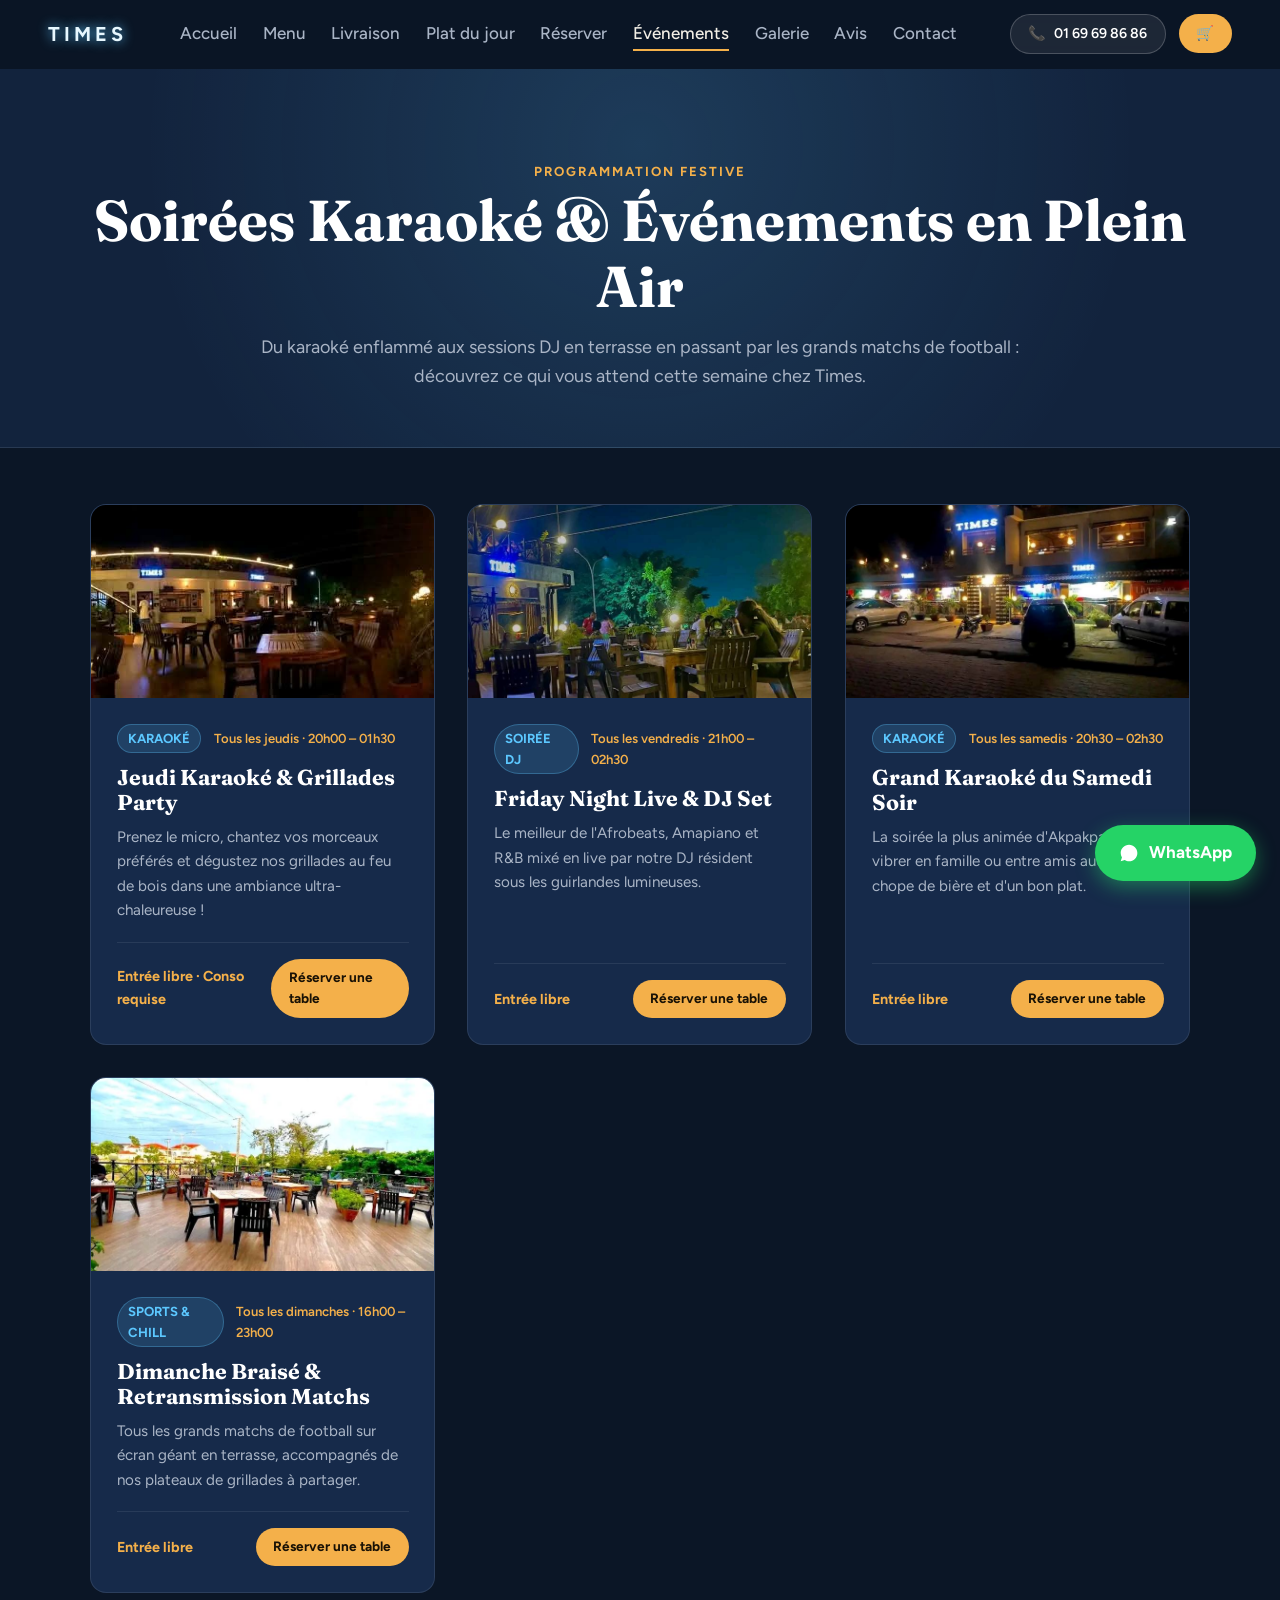
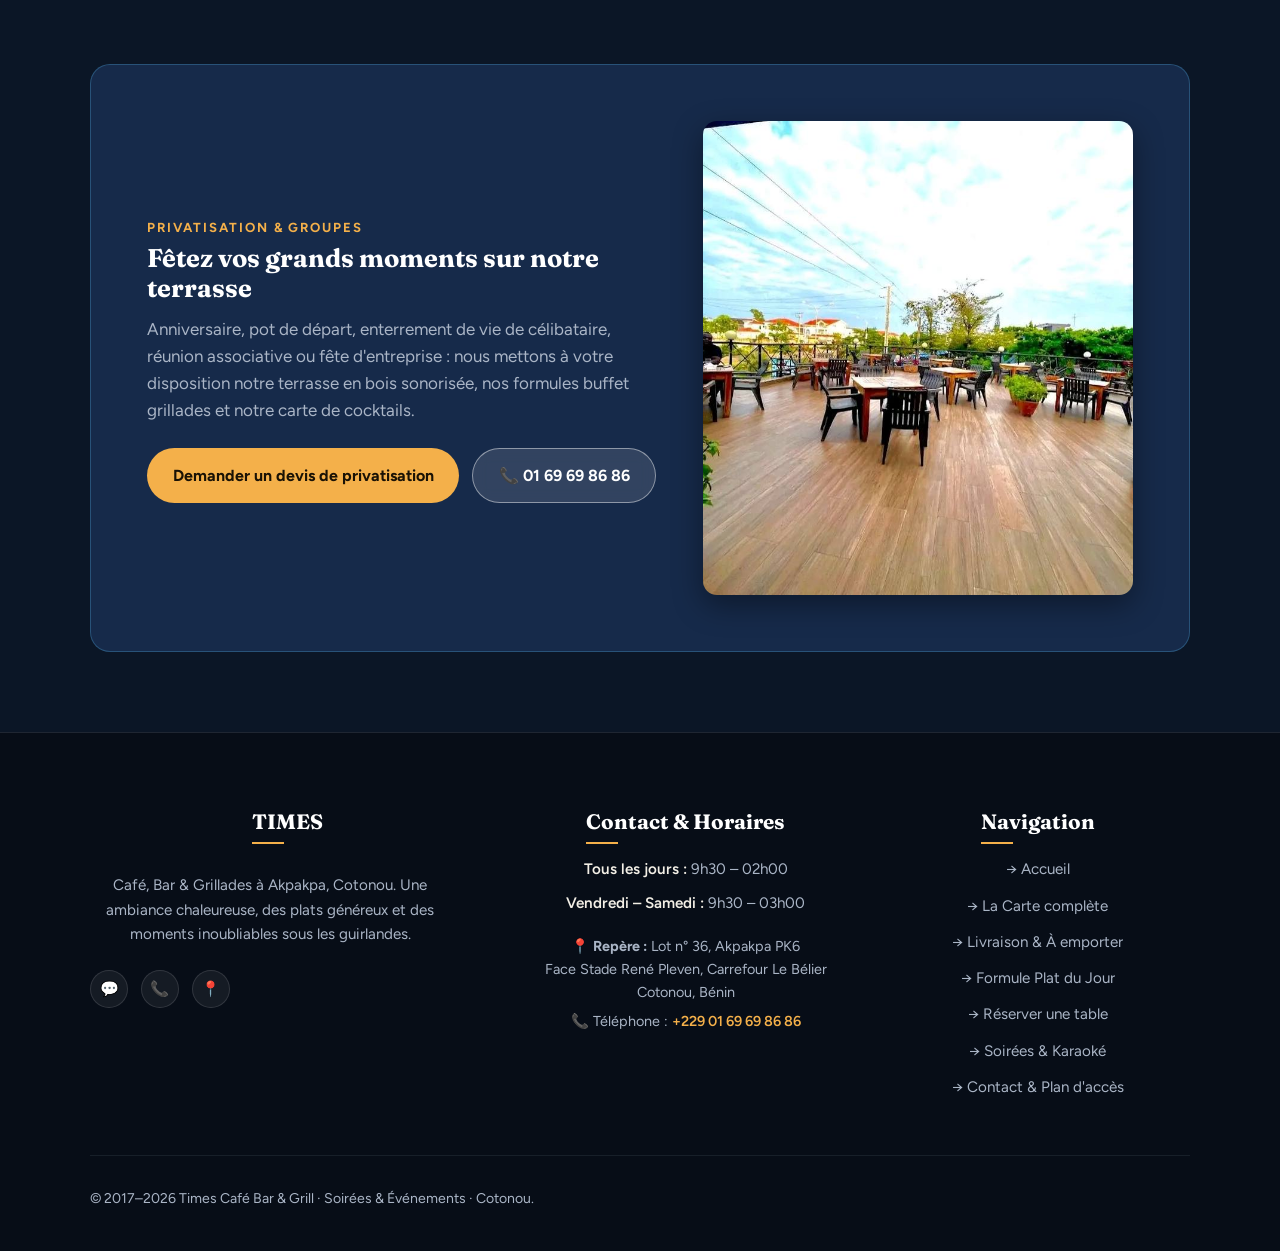
<file: evenements.html>
<!DOCTYPE html>
<html lang="fr" data-theme="dark">

<head>
    <meta charset="utf-8">
    <meta name="viewport" content="width=device-width, initial-scale=1, viewport-fit=cover">
    <title>Événements & Soirées Karaoké | Times Café Bar & Grill – Cotonou</title>
    <meta name="description"
        content="Programmation hebdomadaire de Times Café Bar & Grill à Akpakpa, Cotonou : soirées karaoké les jeudis et samedis, DJ sets, retransmissions sportives et barbecues.">
    <meta name="theme-color" content="#0b1626">
    <link rel="canonical" href="https://times-site-cotonou.netlify.app/evenements.html">
    <link rel="icon"
        href="data:image/svg+xml,<svg xmlns='http://www.w3.org/2000/svg' viewBox='0 0 100 100'><rect rx='16' width='100' height='100' fill='%230b1626'/><text x='50' y='68' text-anchor='middle' font-size='48' font-weight='bold' fill='%235cc8ff'>T</text></svg>">

    <link rel="preconnect" href="https://fonts.googleapis.com">
    <link rel="preconnect" href="https://fonts.gstatic.com" crossorigin>
    <link rel="stylesheet"
        href="https://fonts.googleapis.com/css2?family=Fraunces:opsz,wght@9..144,500;9..144,700&family=Figtree:wght@400;500;600;700;800&display=swap">
    <link rel="stylesheet" href="css/style.css">

    <!-- Anti-Netlify Drawer -->
    <style>
        netlify-drawer, #netlify-drawer, [data-netlify-drawer], [class*="netlify-drawer"], [id*="netlify-drawer"], [data-netlify-badge], iframe[src*="netlify"] { display: none !important; }
    </style>
</head>

<body>

    <!-- Header Global -->
    <header class="navbar" role="banner">
        <a class="logo" href="index.html" aria-label="Times Accueil">TIMES</a>
        <nav class="nav-links" id="nav-links" role="navigation" aria-label="Navigation principale">
            <a href="index.html">Accueil</a>
            <a href="menu.html">Menu</a>
            <a href="commander.html">Livraison</a>
            <a href="plat-du-jour.html">Plat du jour</a>
            <a href="reservation.html">Réserver</a>
            <a href="evenements.html" class="active">Événements</a>
            <a href="galerie.html">Galerie</a>
            <a href="avis.html">Avis</a>
            <a href="contact.html">Contact</a>
        </nav>
        <div class="nav-actions">
            <a class="header-phone" href="tel:+2290169698686"><span>📞</span><span>01 69 69 86 86</span></a>
            <a class="cart-header-btn" href="commander.html" aria-label="Voir le panier">
                <span>🛒</span><span class="cart-badge" style="display:none;">0</span>
            </a>
            <button class="hamburger" id="hamburger" aria-label="Menu" aria-expanded="false" aria-controls="nav-links">
                <span></span><span></span><span></span>
            </button>
        </div>
    </header>

    <!-- PageHeader -->
    <div class="page-header">
        <span class="section-tag">Programmation Festive</span>
        <h1>Soirées Karaoké & Événements en Plein Air</h1>
        <p>Du karaoké enflammé aux sessions DJ en terrasse en passant par les grands matchs de football : découvrez ce qui vous attend cette semaine chez Times.</p>
    </div>

    <main class="wrap" style="padding-top: 3.5rem; padding-bottom: 5rem;">

        <div class="events-grid" id="events-list">
            <!-- Rempli par JavaScript selon TIMES_DATA.events -->
        </div>

        <!-- Encadré Organisation d'Événements Privés -->
        <div style="margin-top: 4.5rem; background: var(--bg-card); border: 1.5px solid rgba(92, 200, 255, .25); border-radius: 20px; padding: clamp(2rem, 5vw, 3.5rem); display: grid; grid-template-columns: 1.2fr 1fr; gap: 2.5rem; align-items: center;">
            <div>
                <span class="section-tag">Privatisation & Groupes</span>
                <h3 style="color:#fff; font-size: 1.6rem; margin-bottom: .8rem;">Fêtez vos grands moments sur notre terrasse</h3>
                <p class="muted" style="line-height: 1.6; margin-bottom: 1.5rem;">
                    Anniversaire, pot de départ, enterrement de vie de célibataire, réunion associative ou fête d'entreprise : nous mettons à votre disposition notre terrasse en bois sonorisée, nos formules buffet grillades et notre carte de cocktails.
                </p>
                <div class="row">
                    <a class="btn" href="https://wa.me/2290169698686?text=Bonjour%20Times,%20je%20souhaite%20des%20informations%20pour%20privatiser%20ou%20organiser%20un%20%C3%A9v%C3%A9nement%20de%20groupe." target="_blank" rel="noopener">Demander un devis de privatisation</a>
                    <a class="btn btn-secondary" href="tel:+2290169698686">📞 01 69 69 86 86</a>
                </div>
            </div>
            <div>
                <img src="img/evenement-terrasse.jpg" alt="Terrasse décorée pour événement chez Times" style="width: 100%; border-radius: 14px; box-shadow: 0 10px 30px rgba(0,0,0,.4);">
            </div>
        </div>

    </main>

    <!-- Footer Complet -->
    <footer class="site-footer" role="contentinfo">
        <div class="wrap">
            <div class="footer-grid">
                <div class="footer-col">
                    <h4>TIMES</h4>
                    <p class="footer-desc">Café, Bar & Grillades à Akpakpa, Cotonou. Une ambiance chaleureuse, des plats généreux et des moments inoubliables sous les guirlandes.</p>
                    <div class="footer-socials">
                        <a href="https://wa.me/2290169698686" class="footer-social-btn" aria-label="WhatsApp" target="_blank" rel="noopener">💬</a>
                        <a href="tel:+2290169698686" class="footer-social-btn" aria-label="Téléphone">📞</a>
                        <a href="https://maps.app.goo.gl/ukoEQ7XUMRnVW49Y6" class="footer-social-btn" aria-label="Google Maps" target="_blank" rel="noopener">📍</a>
                    </div>
                </div>
                <div class="footer-col">
                    <h4>Contact & Horaires</h4>
                    <ul class="footer-hours-list">
                        <li><span>Tous les jours :</span> 9h30 – 02h00</li>
                        <li><span>Vendredi – Samedi :</span> 9h30 – 03h00</li>
                    </ul>
                    <p style="color: var(--mute); font-size: .9rem; margin-bottom: .4rem;">
                        📍 <strong>Repère :</strong> Lot n° 36, Akpakpa PK6<br>
                        Face Stade René Pleven, Carrefour Le Bélier<br>
                        Cotonou, Bénin
                    </p>
                    <p style="color: var(--mute); font-size: .9rem;">
                        📞 Téléphone : <a href="tel:+2290169698686" style="color: var(--amber); font-weight: 600;">+229 01 69 69 86 86</a>
                    </p>
                </div>
                <div class="footer-col">
                    <h4>Navigation</h4>
                    <ul class="footer-links">
                        <li><a href="index.html">→ Accueil</a></li>
                        <li><a href="menu.html">→ La Carte complète</a></li>
                        <li><a href="commander.html">→ Livraison & À emporter</a></li>
                        <li><a href="plat-du-jour.html">→ Formule Plat du Jour</a></li>
                        <li><a href="reservation.html">→ Réserver une table</a></li>
                        <li><a href="evenements.html">→ Soirées & Karaoké</a></li>
                        <li><a href="contact.html">→ Contact & Plan d'accès</a></li>
                    </ul>
                </div>
            </div>
            <div class="footer-bottom">
                <p>© 2017–2026 Times Café Bar & Grill · Soirées & Événements · Cotonou.</p>
            </div>
        </div>
    </footer>

    <!-- WhatsApp Flottant -->
    <a class="wa-fab" href="https://wa.me/2290169698686?text=Bonjour%20Times,%20quand%20a%20lieu%20la%20prochaine%20soir%C3%A9e%20karaok%C3%A9%20?" target="_blank" rel="noopener" aria-label="WhatsApp">
        <svg viewBox="0 0 24 24" aria-hidden="true"><path d="M17.472 14.382c-.301-.15-1.782-.879-2.058-.98-.276-.1-.477-.15-.677.15-.2.301-.777.98-.953 1.18-.176.2-.352.226-.653.076-.301-.15-1.272-.469-2.424-1.496-.895-.799-1.5-1.787-1.676-2.088-.176-.301-.019-.464.132-.614.136-.135.301-.352.451-.527.15-.176.2-.301.301-.502.1-.2.05-.376-.025-.526-.075-.15-.677-1.632-.928-2.235-.245-.588-.493-.508-.677-.518-.175-.009-.376-.011-.577-.011-.201 0-.527.075-.803.376-.276.301-1.054 1.03-1.054 2.512 0 1.482 1.079 2.912 1.23 3.113.15.201 2.124 3.243 5.145 4.549.719.311 1.28.497 1.718.636.722.23 1.379.197 1.9.12.58-.088 1.782-.728 2.033-1.431.25-.703.25-1.305.175-1.431-.075-.126-.276-.201-.577-.351zM12.04 2C6.51 2 2.03 6.48 2.03 12c0 1.93.55 3.73 1.5 5.26L2 22l4.89-1.49C8.36 21.37 10.14 22 12.04 22c5.52 0 10-4.48 10-10S17.56 2 12.04 2z"/></svg>
        <span>WhatsApp</span>
    </a>

    <!-- Scripts -->
    <script src="js/data.js"></script>
    <script src="js/main.js"></script>
    <script>
        document.addEventListener('DOMContentLoaded', function () {
            var container = document.getElementById('events-list');
            var events = (window.TIMES_DATA && window.TIMES_DATA.events) || [];

            events.forEach(function (ev) {
                var card = document.createElement('div');
                card.className = 'event-card reveal visible';
                card.innerHTML = 
                    '<img class="event-card-img" src="' + ev.image + '" alt="' + ev.title + '" loading="lazy">' +
                    '<div class="event-card-body">' +
                        '<div class="event-card-meta">' +
                            '<span class="event-category-badge">' + ev.category + '</span>' +
                            '<span class="event-schedule">' + ev.day + ' · ' + ev.time + '</span>' +
                        '</div>' +
                        '<h3>' + ev.title + '</h3>' +
                        '<p>' + ev.description + '</p>' +
                        '<div style="margin-top:auto; display:flex; justify-content:space-between; align-items:center; border-top:1px solid rgba(170,181,198,.12); padding-top:1rem;">' +
                            '<span style="color:var(--amber); font-weight:700; font-size:.9rem;">' + ev.price + '</span>' +
                            '<a class="btn" href="reservation.html" style="padding:.5rem 1.1rem; font-size:.85rem;">Réserver une table</a>' +
                        '</div>' +
                    '</div>';
                container.appendChild(card);
            });
        });
    </script>
</body>
</html>
</file>
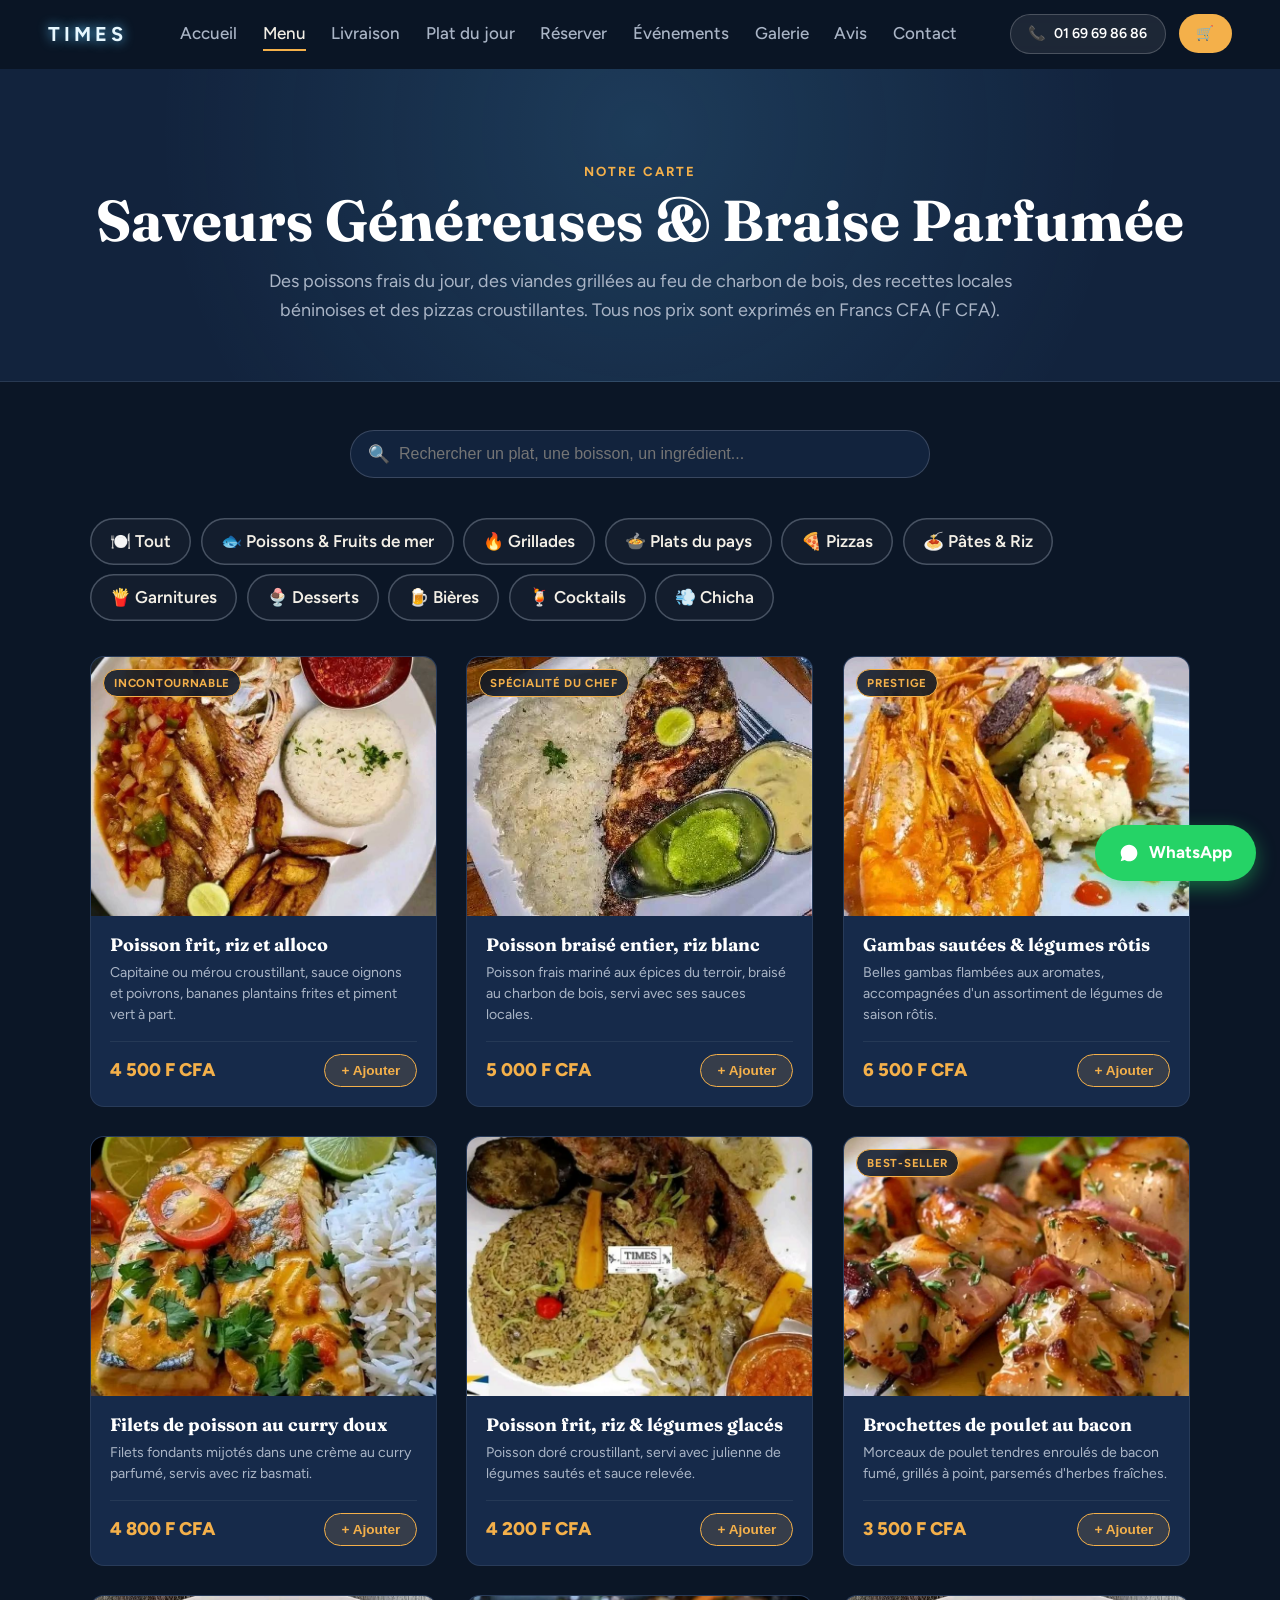
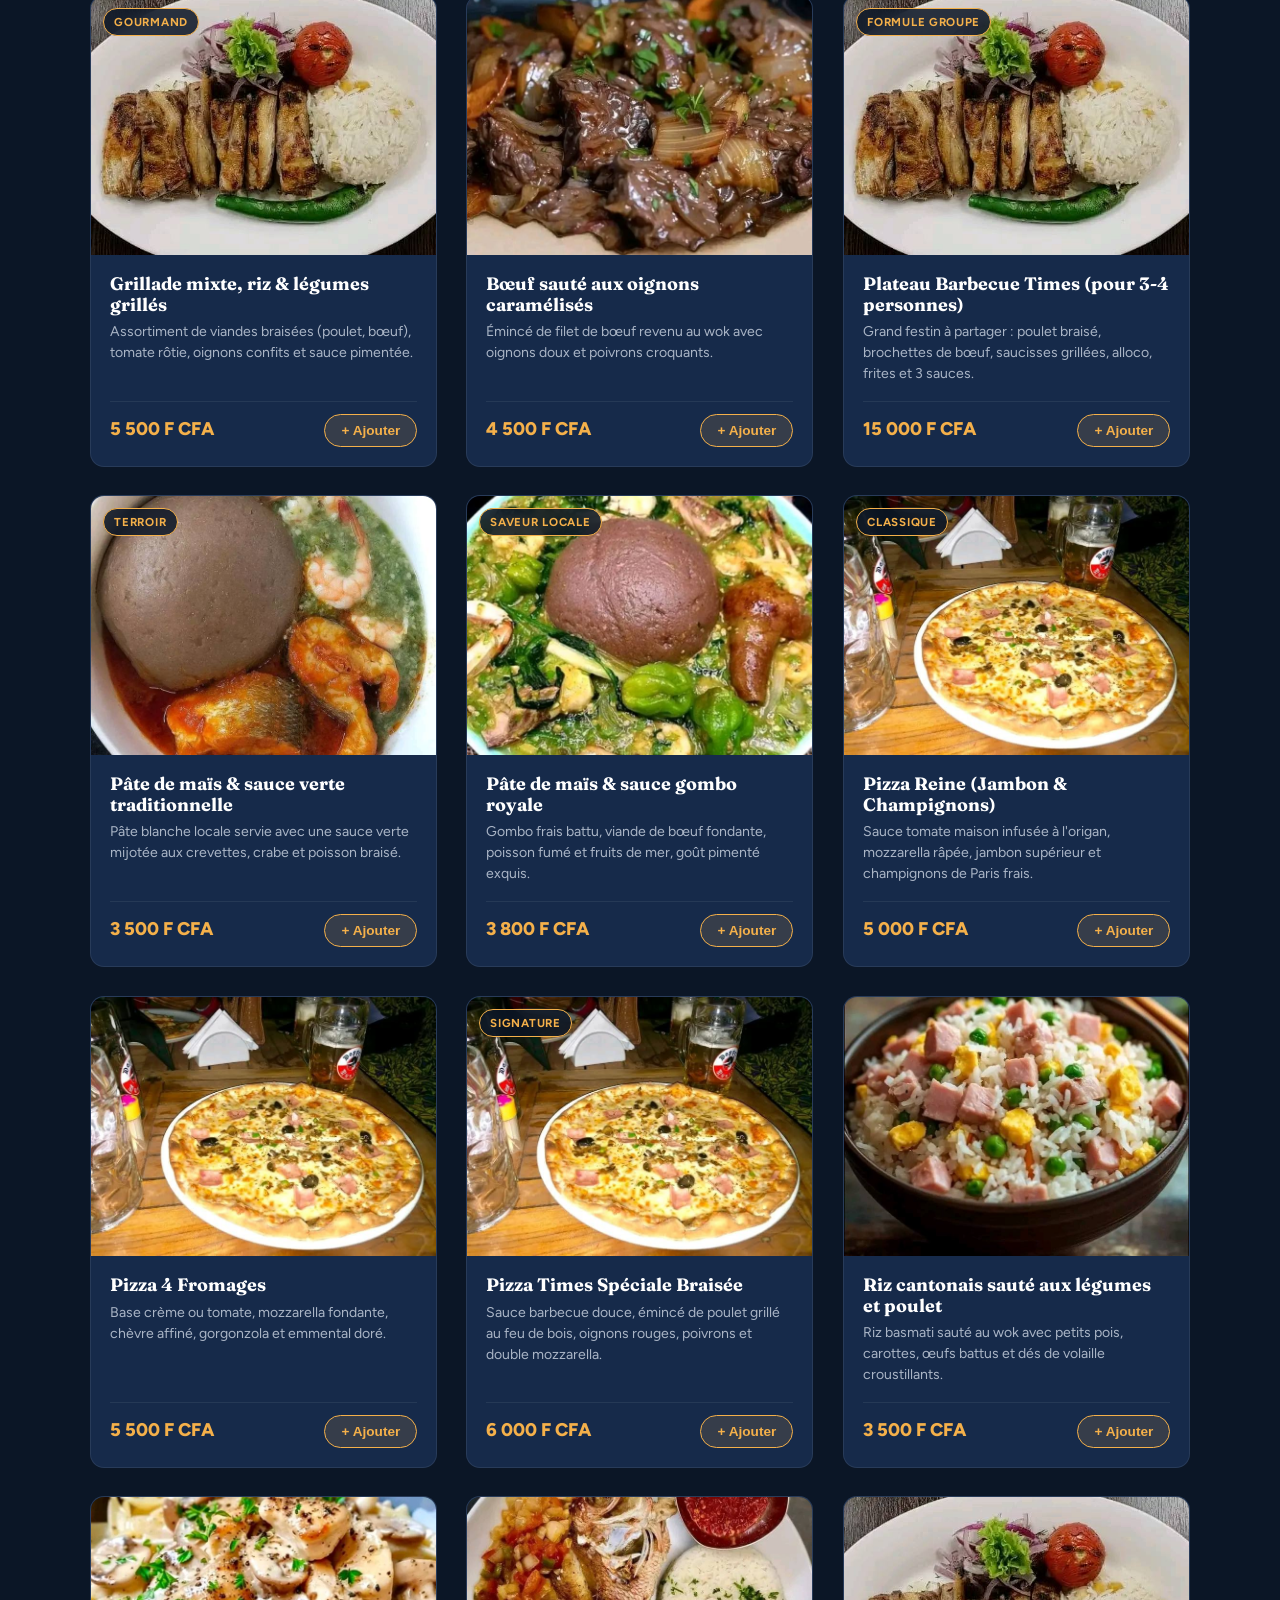
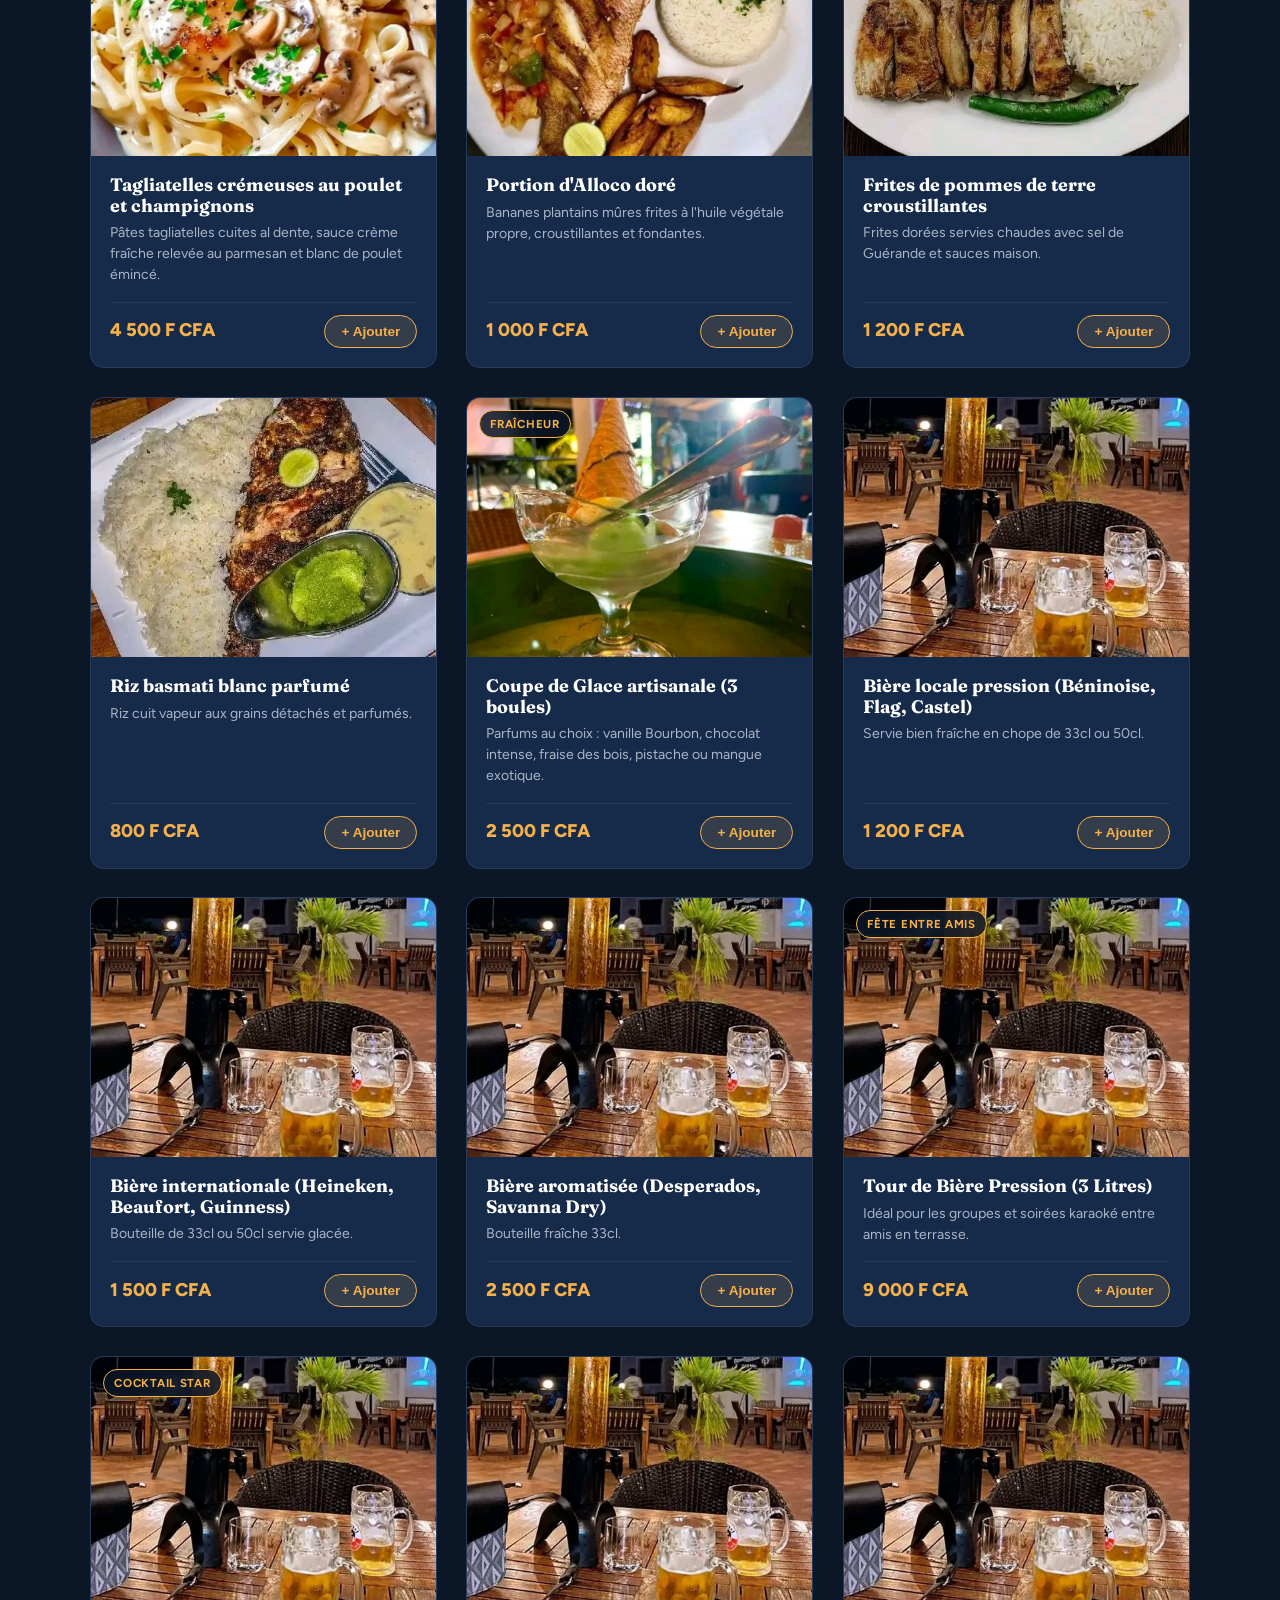
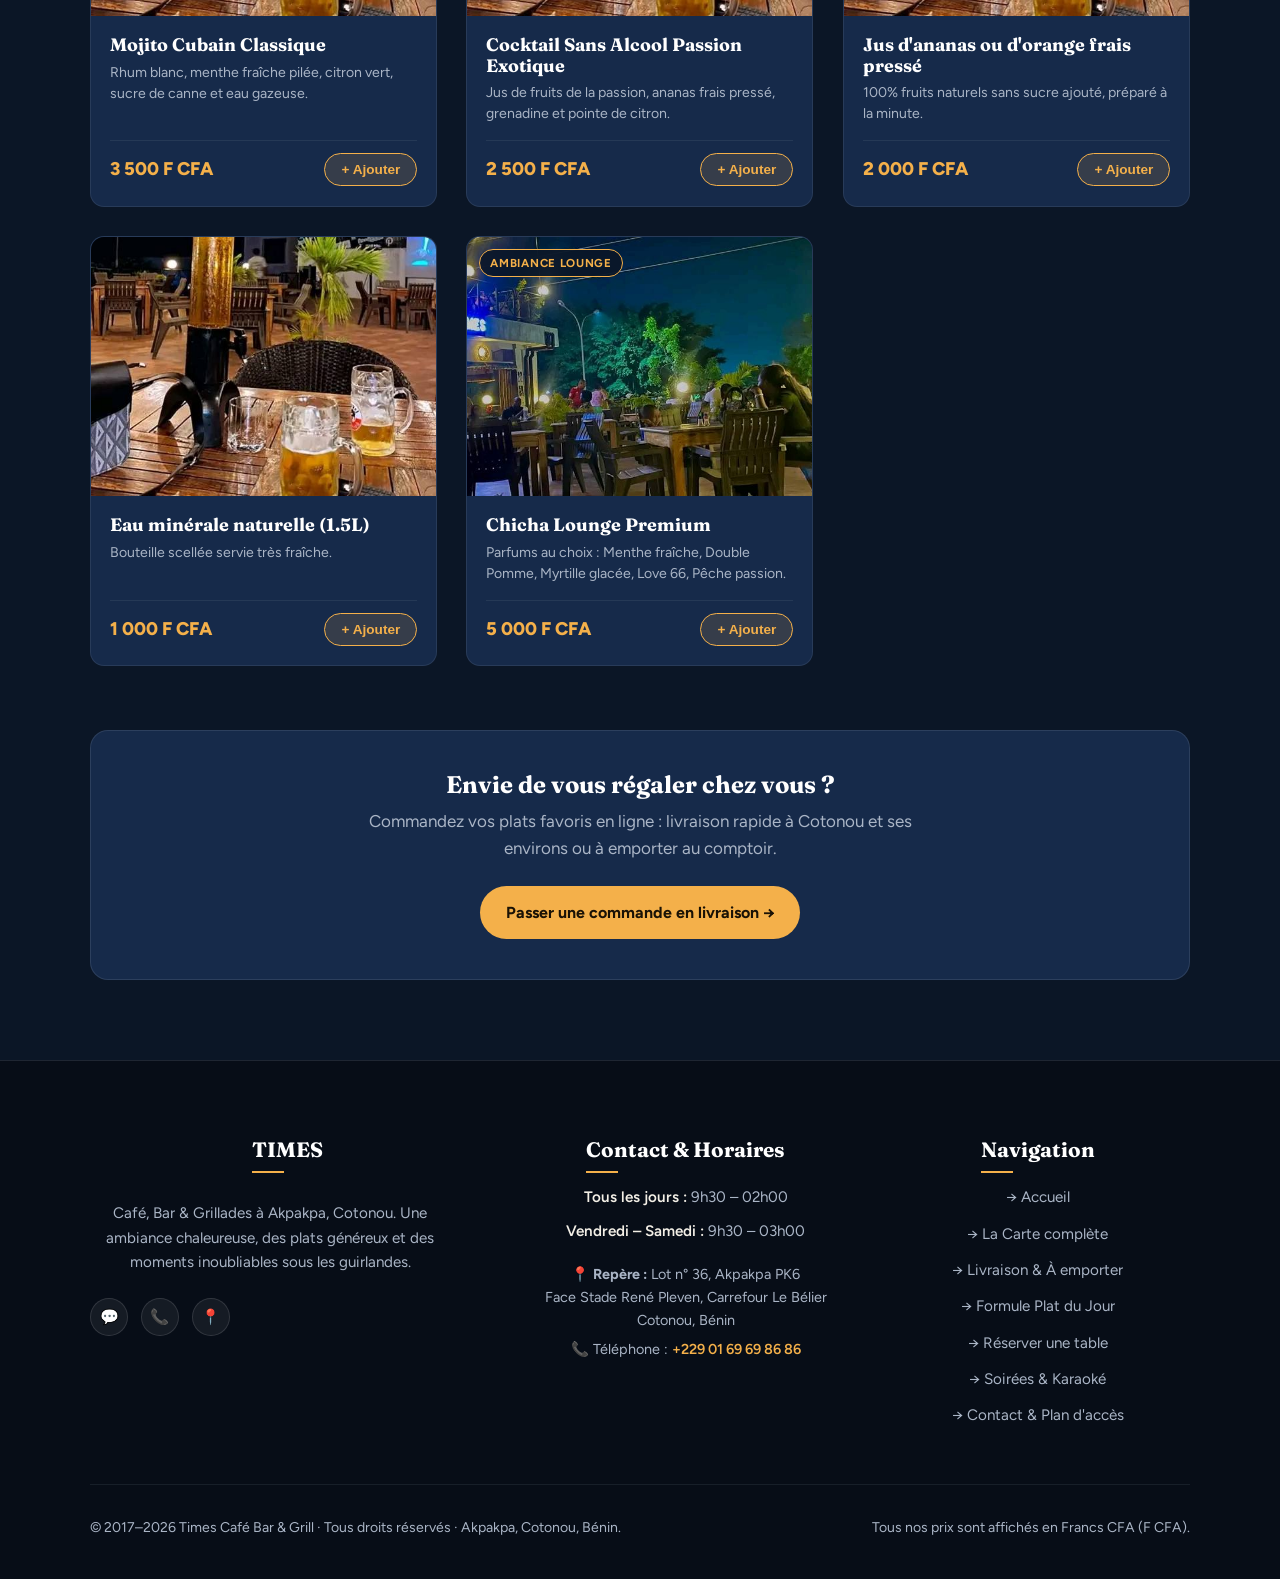
<file: menu.html>
<!DOCTYPE html>
<html lang="fr" data-theme="dark">

<head>
    <meta charset="utf-8">
    <meta name="viewport" content="width=device-width, initial-scale=1, viewport-fit=cover">
    <title>La Carte & Menu | Times Café Bar & Grill – Cotonou</title>
    <meta name="description"
        content="Découvrez le menu complet de Times Café Bar & Grill à Cotonou : poissons braisés, viandes grillées au feu de bois, pizzas, pâtes, bières pression et cocktails.">
    <meta name="theme-color" content="#0b1626">
    <link rel="canonical" href="https://times-site-cotonou.netlify.app/menu.html">
    <link rel="icon"
        href="data:image/svg+xml,<svg xmlns='http://www.w3.org/2000/svg' viewBox='0 0 100 100'><rect rx='16' width='100' height='100' fill='%230b1626'/><text x='50' y='68' text-anchor='middle' font-size='48' font-weight='bold' fill='%235cc8ff'>T</text></svg>">

    <link rel="preconnect" href="https://fonts.googleapis.com">
    <link rel="preconnect" href="https://fonts.gstatic.com" crossorigin>
    <link rel="stylesheet"
        href="https://fonts.googleapis.com/css2?family=Fraunces:opsz,wght@9..144,500;9..144,700&family=Figtree:wght@400;500;600;700;800&display=swap">
    <link rel="stylesheet" href="css/style.css">

    <!-- Anti-Netlify Drawer -->
    <style>
        netlify-drawer, #netlify-drawer, [data-netlify-drawer], [class*="netlify-drawer"], [id*="netlify-drawer"], [data-netlify-badge], iframe[src*="netlify"] { display: none !important; }
    </style>
</head>

<body>

    <!-- Header Global -->
    <header class="navbar" role="banner">
        <a class="logo" href="index.html" aria-label="Times Accueil">TIMES</a>
        <nav class="nav-links" id="nav-links" role="navigation" aria-label="Navigation principale">
            <a href="index.html">Accueil</a>
            <a href="menu.html" class="active">Menu</a>
            <a href="commander.html">Livraison</a>
            <a href="plat-du-jour.html">Plat du jour</a>
            <a href="reservation.html">Réserver</a>
            <a href="evenements.html">Événements</a>
            <a href="galerie.html">Galerie</a>
            <a href="avis.html">Avis</a>
            <a href="contact.html">Contact</a>
        </nav>
        <div class="nav-actions">
            <a class="header-phone" href="tel:+2290169698686"><span>📞</span><span>01 69 69 86 86</span></a>
            <a class="cart-header-btn" href="commander.html" aria-label="Voir le panier">
                <span>🛒</span><span class="cart-badge" style="display:none;">0</span>
            </a>
            <button class="hamburger" id="hamburger" aria-label="Menu" aria-expanded="false" aria-controls="nav-links">
                <span></span><span></span><span></span>
            </button>
        </div>
    </header>

    <!-- PageHeader -->
    <div class="page-header">
        <span class="section-tag">Notre Carte</span>
        <h1>Saveurs Généreuses & Braise Parfumée</h1>
        <p>Des poissons frais du jour, des viandes grillées au feu de charbon de bois, des recettes locales béninoises et des pizzas croustillantes. Tous nos prix sont exprimés en Francs CFA (F CFA).</p>
    </div>

    <main class="wrap" style="padding-top: 3rem; padding-bottom: 5rem;">

        <!-- Barre de Recherche Instantanée -->
        <div class="search-wrapper">
            <span class="search-icon">🔍</span>
            <input type="text" id="menu-search" class="search-input" placeholder="Rechercher un plat, une boisson, un ingrédient..." aria-label="Rechercher dans la carte">
        </div>

        <!-- Filtres par catégorie -->
        <div class="tabs" id="menu-tabs" role="tablist" aria-label="Filtrer les plats par catégorie">
            <button class="tab-btn active" data-cat="all" role="tab" aria-selected="true">🍽️ Tout</button>
            <button class="tab-btn" data-cat="poissons" role="tab">🐟 Poissons & Fruits de mer</button>
            <button class="tab-btn" data-cat="grillades" role="tab">🔥 Grillades</button>
            <button class="tab-btn" data-cat="plats-pays" role="tab">🍲 Plats du pays</button>
            <button class="tab-btn" data-cat="pizzas" role="tab">🍕 Pizzas</button>
            <button class="tab-btn" data-cat="pates-riz" role="tab">🍝 Pâtes & Riz</button>
            <button class="tab-btn" data-cat="garnitures" role="tab">🍟 Garnitures</button>
            <button class="tab-btn" data-cat="desserts" role="tab">🍨 Desserts</button>
            <button class="tab-btn" data-cat="bieres" role="tab">🍺 Bières</button>
            <button class="tab-btn" data-cat="cocktails" role="tab">🍹 Cocktails</button>
            <button class="tab-btn" data-cat="chicha" role="tab">💨 Chicha</button>
        </div>

        <!-- Conteneur des Produits -->
        <div id="menu-grid" class="grid" style="display: grid; grid-template-columns: repeat(auto-fill, minmax(280px, 1fr)); gap: 1.8rem;">
            <!-- Généré dynamiquement par script ci-dessous avec fallback direct -->
        </div>

        <div id="search-no-result" class="empty-state" style="display: none;">
            <div class="empty-state-icon">🔎</div>
            <h3>Aucun plat correspondant trouvé</h3>
            <p>Essayez avec un autre mot-clé (ex: poisson, brochette, pizza, bière, alloco).</p>
        </div>

        <!-- CTA Vers Commande -->
        <div style="margin-top: 4rem; text-align: center; background: var(--bg-card); padding: 2.5rem; border-radius: 18px; border: 1px solid rgba(170,181,198,.15);">
            <h3 style="color: #fff; font-size: 1.5rem; margin-bottom: .6rem;">Envie de vous régaler chez vous ?</h3>
            <p class="muted" style="margin-bottom: 1.5rem; max-width: 50ch; margin-left: auto; margin-right: auto;">Commandez vos plats favoris en ligne : livraison rapide à Cotonou et ses environs ou à emporter au comptoir.</p>
            <a class="btn" href="commander.html">Passer une commande en livraison →</a>
        </div>

    </main>

    <!-- Footer Complet -->
    <footer class="site-footer" role="contentinfo">
        <div class="wrap">
            <div class="footer-grid">
                <div class="footer-col">
                    <h4>TIMES</h4>
                    <p class="footer-desc">Café, Bar & Grillades à Akpakpa, Cotonou. Une ambiance chaleureuse, des plats généreux et des moments inoubliables sous les guirlandes.</p>
                    <div class="footer-socials">
                        <a href="https://wa.me/2290169698686" class="footer-social-btn" aria-label="WhatsApp" target="_blank" rel="noopener">💬</a>
                        <a href="tel:+2290169698686" class="footer-social-btn" aria-label="Téléphone">📞</a>
                        <a href="https://maps.app.goo.gl/ukoEQ7XUMRnVW49Y6" class="footer-social-btn" aria-label="Google Maps" target="_blank" rel="noopener">📍</a>
                    </div>
                </div>
                <div class="footer-col">
                    <h4>Contact & Horaires</h4>
                    <ul class="footer-hours-list">
                        <li><span>Tous les jours :</span> 9h30 – 02h00</li>
                        <li><span>Vendredi – Samedi :</span> 9h30 – 03h00</li>
                    </ul>
                    <p style="color: var(--mute); font-size: .9rem; margin-bottom: .4rem;">
                        📍 <strong>Repère :</strong> Lot n° 36, Akpakpa PK6<br>
                        Face Stade René Pleven, Carrefour Le Bélier<br>
                        Cotonou, Bénin
                    </p>
                    <p style="color: var(--mute); font-size: .9rem;">
                        📞 Téléphone : <a href="tel:+2290169698686" style="color: var(--amber); font-weight: 600;">+229 01 69 69 86 86</a>
                    </p>
                </div>
                <div class="footer-col">
                    <h4>Navigation</h4>
                    <ul class="footer-links">
                        <li><a href="index.html">→ Accueil</a></li>
                        <li><a href="menu.html">→ La Carte complète</a></li>
                        <li><a href="commander.html">→ Livraison & À emporter</a></li>
                        <li><a href="plat-du-jour.html">→ Formule Plat du Jour</a></li>
                        <li><a href="reservation.html">→ Réserver une table</a></li>
                        <li><a href="evenements.html">→ Soirées & Karaoké</a></li>
                        <li><a href="contact.html">→ Contact & Plan d'accès</a></li>
                    </ul>
                </div>
            </div>
            <div class="footer-bottom">
                <p>© 2017–2026 Times Café Bar & Grill · Tous droits réservés · Akpakpa, Cotonou, Bénin.</p>
                <p>Tous nos prix sont affichés en Francs CFA (F CFA).</p>
            </div>
        </div>
    </footer>

    <!-- WhatsApp Flottant -->
    <a class="wa-fab" href="https://wa.me/2290169698686?text=Bonjour%20Times,%20je%20souhaite%20commander%20ou%20poser%20une%20question%20sur%20le%20menu." target="_blank" rel="noopener" aria-label="WhatsApp">
        <svg viewBox="0 0 24 24" aria-hidden="true"><path d="M17.472 14.382c-.301-.15-1.782-.879-2.058-.98-.276-.1-.477-.15-.677.15-.2.301-.777.98-.953 1.18-.176.2-.352.226-.653.076-.301-.15-1.272-.469-2.424-1.496-.895-.799-1.5-1.787-1.676-2.088-.176-.301-.019-.464.132-.614.136-.135.301-.352.451-.527.15-.176.2-.301.301-.502.1-.2.05-.376-.025-.526-.075-.15-.677-1.632-.928-2.235-.245-.588-.493-.508-.677-.518-.175-.009-.376-.011-.577-.011-.201 0-.527.075-.803.376-.276.301-1.054 1.03-1.054 2.512 0 1.482 1.079 2.912 1.23 3.113.15.201 2.124 3.243 5.145 4.549.719.311 1.28.497 1.718.636.722.23 1.379.197 1.9.12.58-.088 1.782-.728 2.033-1.431.25-.703.25-1.305.175-1.431-.075-.126-.276-.201-.577-.351zM12.04 2C6.51 2 2.03 6.48 2.03 12c0 1.93.55 3.73 1.5 5.26L2 22l4.89-1.49C8.36 21.37 10.14 22 12.04 22c5.52 0 10-4.48 10-10S17.56 2 12.04 2z"/></svg>
        <span>WhatsApp</span>
    </a>

    <!-- Scripts -->
    <script src="js/data.js"></script>
    <script src="js/main.js"></script>
    <script>
        document.addEventListener('DOMContentLoaded', function () {
            var grid = document.getElementById('menu-grid');
            var products = (window.TIMES_DATA && window.TIMES_DATA.products) || [];

            function renderProducts(catFilter) {
                grid.innerHTML = '';
                var filtered = products.filter(function (p) {
                    return catFilter === 'all' || p.category === catFilter;
                });

                filtered.forEach(function (p) {
                    var card = document.createElement('div');
                    card.className = 'product-card reveal visible';
                    card.dataset.category = p.category;
                    card.innerHTML = 
                        '<div class="product-card-img-wrap">' +
                            '<img src="' + p.image + '" alt="' + p.name + '" loading="lazy">' +
                            (p.badge ? ('<span class="product-card-badge">' + p.badge + '</span>') : '') +
                        '</div>' +
                        '<div class="product-card-body">' +
                            '<h3 class="product-card-title">' + p.name + '</h3>' +
                            '<p class="product-card-desc">' + p.composition + '</p>' +
                            '<div class="product-card-foot">' +
                                '<span class="product-card-price">' + p.priceFormatted + '</span>' +
                                '<button type="button" class="btn-add-cart" data-add-cart="' + p.id + '">+ Ajouter</button>' +
                            '</div>' +
                        '</div>';
                    grid.appendChild(card);
                });
            }

            renderProducts('all');

            // Filtres onglets
            var tabBtns = document.querySelectorAll('#menu-tabs .tab-btn');
            tabBtns.forEach(function (btn) {
                btn.addEventListener('click', function () {
                    tabBtns.forEach(function (b) { b.classList.remove('active'); b.setAttribute('aria-selected', 'false'); });
                    btn.classList.add('active');
                    btn.setAttribute('aria-selected', 'true');
                    renderProducts(btn.dataset.cat);
                    var searchInput = document.getElementById('menu-search');
                    if (searchInput) searchInput.value = '';
                });
            });
        });
    </script>
</body>
</html>
</file>
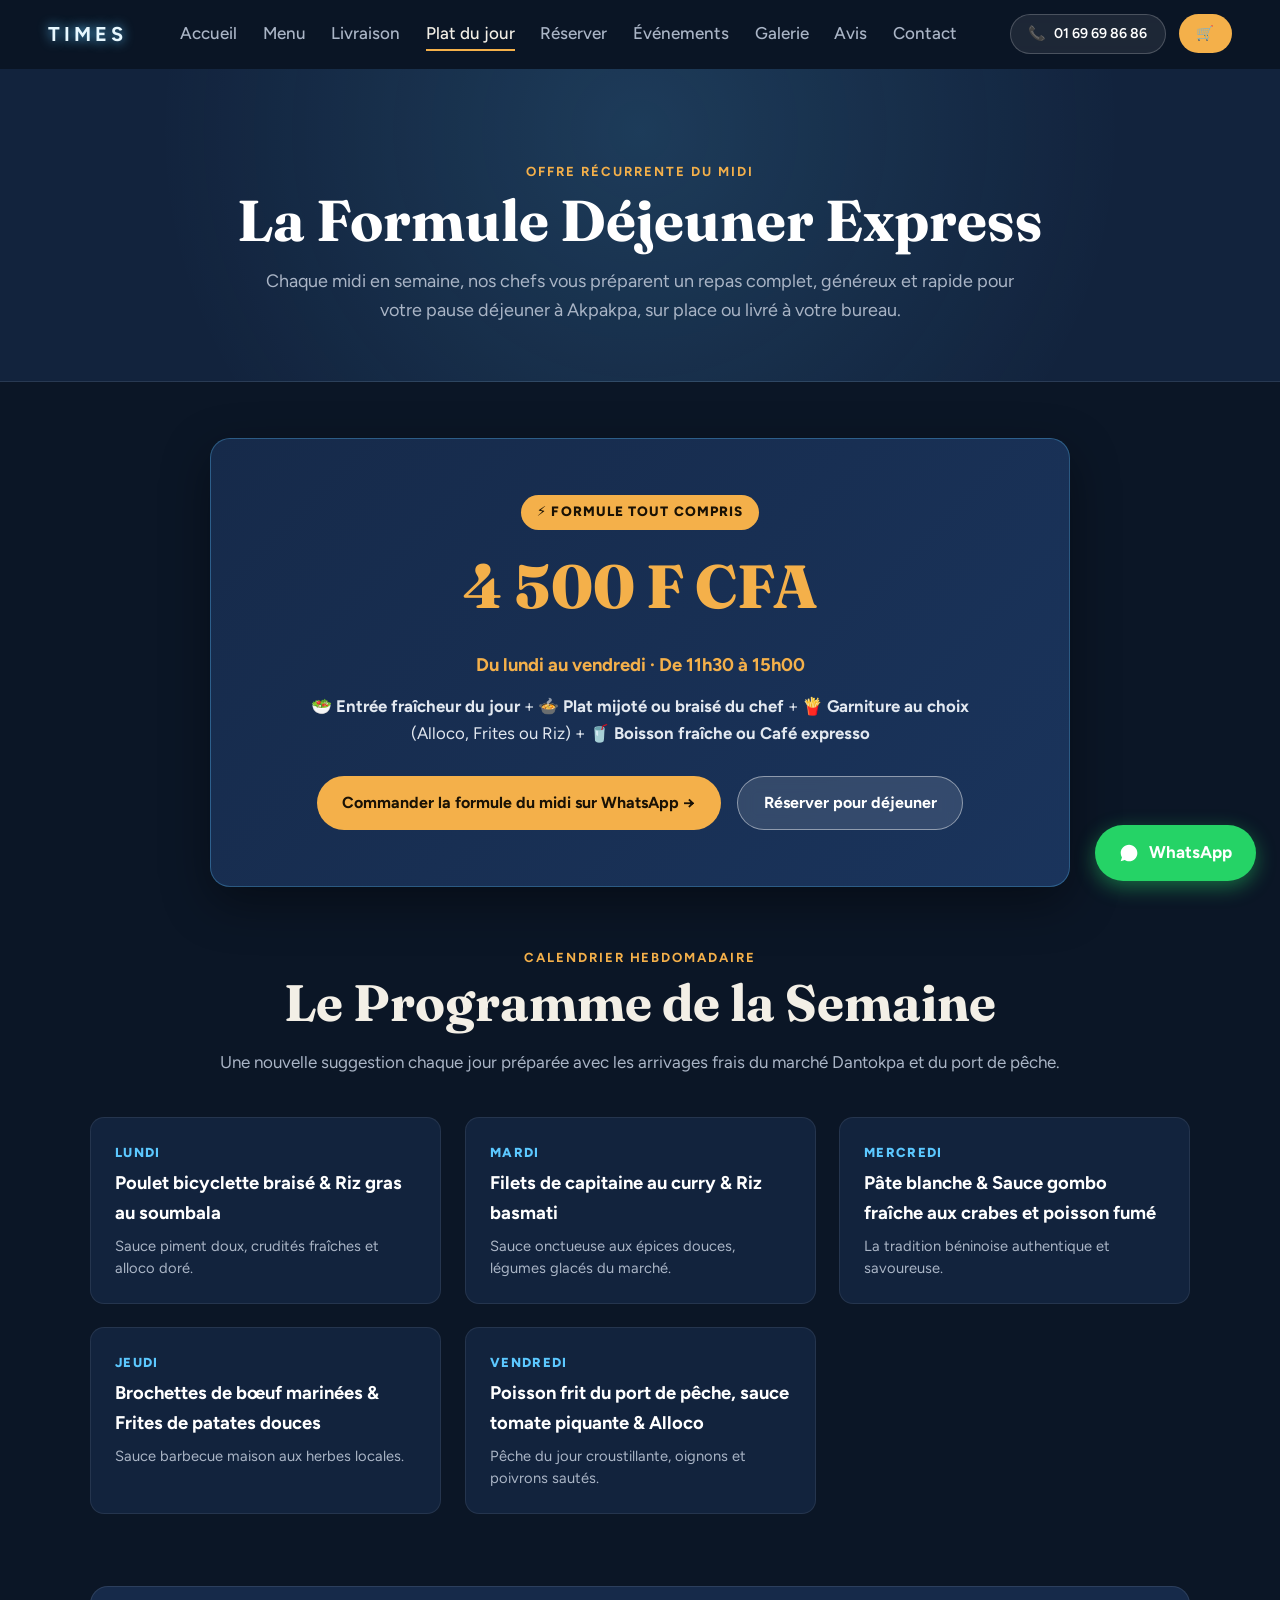
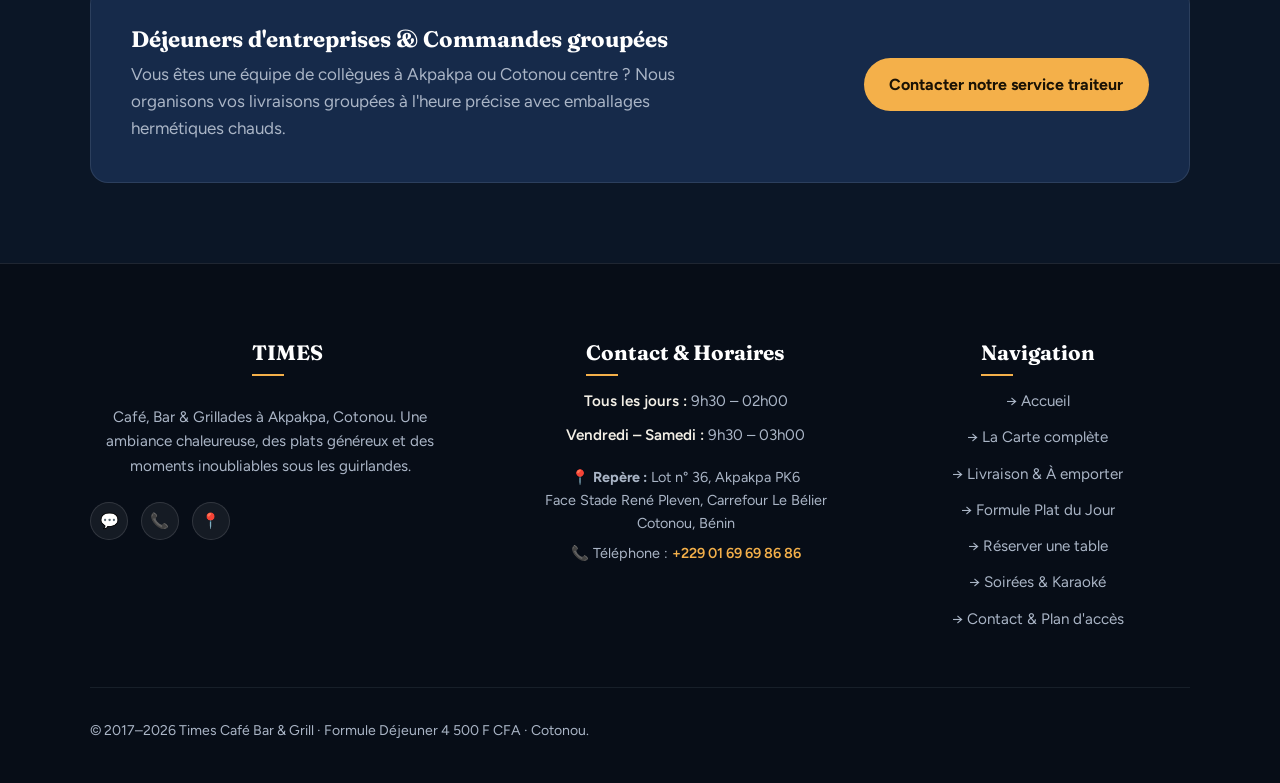
<file: plat-du-jour.html>
<!DOCTYPE html>
<html lang="fr" data-theme="dark">

<head>
    <meta charset="utf-8">
    <meta name="viewport" content="width=device-width, initial-scale=1, viewport-fit=cover">
    <title>Plat du Jour & Formule Déjeuner | Times Café Bar & Grill – Cotonou</title>
    <meta name="description"
        content="Découvrez le plat du jour et la formule déjeuner de Times Café Bar & Grill à Cotonou : entrée, plat cuisiné, garniture et boisson à prix unique 4 500 F CFA.">
    <meta name="theme-color" content="#0b1626">
    <link rel="canonical" href="https://times-site-cotonou.netlify.app/plat-du-jour.html">
    <link rel="icon"
        href="data:image/svg+xml,<svg xmlns='http://www.w3.org/2000/svg' viewBox='0 0 100 100'><rect rx='16' width='100' height='100' fill='%230b1626'/><text x='50' y='68' text-anchor='middle' font-size='48' font-weight='bold' fill='%235cc8ff'>T</text></svg>">

    <link rel="preconnect" href="https://fonts.googleapis.com">
    <link rel="preconnect" href="https://fonts.gstatic.com" crossorigin>
    <link rel="stylesheet"
        href="https://fonts.googleapis.com/css2?family=Fraunces:opsz,wght@9..144,500;9..144,700&family=Figtree:wght@400;500;600;700;800&display=swap">
    <link rel="stylesheet" href="css/style.css">

    <!-- Anti-Netlify Drawer -->
    <style>
        netlify-drawer, #netlify-drawer, [data-netlify-drawer], [class*="netlify-drawer"], [id*="netlify-drawer"], [data-netlify-badge], iframe[src*="netlify"] { display: none !important; }
    </style>
</head>

<body>

    <!-- Header Global -->
    <header class="navbar" role="banner">
        <a class="logo" href="index.html" aria-label="Times Accueil">TIMES</a>
        <nav class="nav-links" id="nav-links" role="navigation" aria-label="Navigation principale">
            <a href="index.html">Accueil</a>
            <a href="menu.html">Menu</a>
            <a href="commander.html">Livraison</a>
            <a href="plat-du-jour.html" class="active">Plat du jour</a>
            <a href="reservation.html">Réserver</a>
            <a href="evenements.html">Événements</a>
            <a href="galerie.html">Galerie</a>
            <a href="avis.html">Avis</a>
            <a href="contact.html">Contact</a>
        </nav>
        <div class="nav-actions">
            <a class="header-phone" href="tel:+2290169698686"><span>📞</span><span>01 69 69 86 86</span></a>
            <a class="cart-header-btn" href="commander.html" aria-label="Voir le panier">
                <span>🛒</span><span class="cart-badge" style="display:none;">0</span>
            </a>
            <button class="hamburger" id="hamburger" aria-label="Menu" aria-expanded="false" aria-controls="nav-links">
                <span></span><span></span><span></span>
            </button>
        </div>
    </header>

    <!-- PageHeader -->
    <div class="page-header">
        <span class="section-tag">Offre Récurrente du Midi</span>
        <h1>La Formule Déjeuner Express</h1>
        <p>Chaque midi en semaine, nos chefs vous préparent un repas complet, généreux et rapide pour votre pause déjeuner à Akpakpa, sur place ou livré à votre bureau.</p>
    </div>

    <main class="wrap" style="padding-top: 3.5rem; padding-bottom: 5rem;">

        <!-- Carte Formule Prix Unique -->
        <div class="formula-hero-card reveal">
            <span class="daily-banner-badge" style="font-size: .85rem; padding: .4rem 1rem;">⚡ Formule Tout Compris</span>
            <div class="formula-price-tag">4 500 F CFA</div>
            <p style="color: var(--amber); font-weight: 700; font-size: 1.15rem; margin-bottom: .8rem;">Du lundi au vendredi · De 11h30 à 15h00</p>
            <p style="color: #e2e8f0; font-size: 1.05rem; line-height: 1.6; max-width: 60ch; margin: 0 auto 1.8rem;">
                🥗 <strong>Entrée fraîcheur du jour</strong> + 🍲 <strong>Plat mijoté ou braisé du chef</strong> + 🍟 <strong>Garniture au choix</strong> (Alloco, Frites ou Riz) + 🥤 <strong>Boisson fraîche ou Café expresso</strong>
            </p>
            <div class="row" style="justify-content: center; gap: 1rem;">
                <a class="btn" href="https://wa.me/2290169698686?text=Bonjour%20Times,%20je%20souhaite%20commander%20la%20formule%20du%20jour%20(4%20500%20F%20CFA)." target="_blank" rel="noopener">Commander la formule du midi sur WhatsApp →</a>
                <a class="btn btn-secondary" href="reservation.html">Réserver pour déjeuner</a>
            </div>
        </div>

        <!-- Programme de la Semaine -->
        <div class="section-head center reveal">
            <span class="section-tag">Calendrier Hebdomadaire</span>
            <h2>Le Programme de la Semaine</h2>
            <p class="muted">Une nouvelle suggestion chaque jour préparée avec les arrivages frais du marché Dantokpa et du port de pêche.</p>
        </div>

        <div class="week-specials-grid" id="week-specials-list">
            <!-- Rempli par JavaScript selon TIMES_DATA.dailySpecialFormula.days -->
        </div>

        <!-- Avantages Déjeuner Entreprise -->
        <div style="margin-top: 4.5rem; background: var(--bg-card); border: 1px solid rgba(170,181,198,.15); border-radius: 18px; padding: 2.5rem; display: flex; flex-wrap: wrap; align-items: center; justify-content: space-between; gap: 2rem;">
            <div>
                <h3 style="color:#fff; font-size: 1.4rem; margin-bottom: .5rem;">Déjeuners d'entreprises & Commandes groupées</h3>
                <p class="muted" style="max-width: 52ch; margin: 0;">Vous êtes une équipe de collègues à Akpakpa ou Cotonou centre ? Nous organisons vos livraisons groupées à l'heure précise avec emballages hermétiques chauds.</p>
            </div>
            <a class="btn" href="https://wa.me/2290169698686?text=Bonjour%20Times,%20je%20souhaite%20un%20devis%20ou%20une%20commande%20group%C3%A9e%20d%C3%A9jeuner%20pour%20notre%20entreprise." target="_blank" rel="noopener">Contacter notre service traiteur</a>
        </div>

    </main>

    <!-- Footer Complet -->
    <footer class="site-footer" role="contentinfo">
        <div class="wrap">
            <div class="footer-grid">
                <div class="footer-col">
                    <h4>TIMES</h4>
                    <p class="footer-desc">Café, Bar & Grillades à Akpakpa, Cotonou. Une ambiance chaleureuse, des plats généreux et des moments inoubliables sous les guirlandes.</p>
                    <div class="footer-socials">
                        <a href="https://wa.me/2290169698686" class="footer-social-btn" aria-label="WhatsApp" target="_blank" rel="noopener">💬</a>
                        <a href="tel:+2290169698686" class="footer-social-btn" aria-label="Téléphone">📞</a>
                        <a href="https://maps.app.goo.gl/ukoEQ7XUMRnVW49Y6" class="footer-social-btn" aria-label="Google Maps" target="_blank" rel="noopener">📍</a>
                    </div>
                </div>
                <div class="footer-col">
                    <h4>Contact & Horaires</h4>
                    <ul class="footer-hours-list">
                        <li><span>Tous les jours :</span> 9h30 – 02h00</li>
                        <li><span>Vendredi – Samedi :</span> 9h30 – 03h00</li>
                    </ul>
                    <p style="color: var(--mute); font-size: .9rem; margin-bottom: .4rem;">
                        📍 <strong>Repère :</strong> Lot n° 36, Akpakpa PK6<br>
                        Face Stade René Pleven, Carrefour Le Bélier<br>
                        Cotonou, Bénin
                    </p>
                    <p style="color: var(--mute); font-size: .9rem;">
                        📞 Téléphone : <a href="tel:+2290169698686" style="color: var(--amber); font-weight: 600;">+229 01 69 69 86 86</a>
                    </p>
                </div>
                <div class="footer-col">
                    <h4>Navigation</h4>
                    <ul class="footer-links">
                        <li><a href="index.html">→ Accueil</a></li>
                        <li><a href="menu.html">→ La Carte complète</a></li>
                        <li><a href="commander.html">→ Livraison & À emporter</a></li>
                        <li><a href="plat-du-jour.html">→ Formule Plat du Jour</a></li>
                        <li><a href="reservation.html">→ Réserver une table</a></li>
                        <li><a href="evenements.html">→ Soirées & Karaoké</a></li>
                        <li><a href="contact.html">→ Contact & Plan d'accès</a></li>
                    </ul>
                </div>
            </div>
            <div class="footer-bottom">
                <p>© 2017–2026 Times Café Bar & Grill · Formule Déjeuner 4 500 F CFA · Cotonou.</p>
            </div>
        </div>
    </footer>

    <!-- WhatsApp Flottant -->
    <a class="wa-fab" href="https://wa.me/2290169698686?text=Bonjour%20Times,%20je%20souhaite%20commander%20le%20plat%20du%20jour." target="_blank" rel="noopener" aria-label="WhatsApp">
        <svg viewBox="0 0 24 24" aria-hidden="true"><path d="M17.472 14.382c-.301-.15-1.782-.879-2.058-.98-.276-.1-.477-.15-.677.15-.2.301-.777.98-.953 1.18-.176.2-.352.226-.653.076-.301-.15-1.272-.469-2.424-1.496-.895-.799-1.5-1.787-1.676-2.088-.176-.301-.019-.464.132-.614.136-.135.301-.352.451-.527.15-.176.2-.301.301-.502.1-.2.05-.376-.025-.526-.075-.15-.677-1.632-.928-2.235-.245-.588-.493-.508-.677-.518-.175-.009-.376-.011-.577-.011-.201 0-.527.075-.803.376-.276.301-1.054 1.03-1.054 2.512 0 1.482 1.079 2.912 1.23 3.113.15.201 2.124 3.243 5.145 4.549.719.311 1.28.497 1.718.636.722.23 1.379.197 1.9.12.58-.088 1.782-.728 2.033-1.431.25-.703.25-1.305.175-1.431-.075-.126-.276-.201-.577-.351zM12.04 2C6.51 2 2.03 6.48 2.03 12c0 1.93.55 3.73 1.5 5.26L2 22l4.89-1.49C8.36 21.37 10.14 22 12.04 22c5.52 0 10-4.48 10-10S17.56 2 12.04 2z"/></svg>
        <span>WhatsApp</span>
    </a>

    <!-- Scripts -->
    <script src="js/data.js"></script>
    <script src="js/main.js"></script>
    <script>
        document.addEventListener('DOMContentLoaded', function () {
            var container = document.getElementById('week-specials-list');
            var formula = (window.TIMES_DATA && window.TIMES_DATA.dailySpecialFormula) || {};
            var days = formula.days || [];

            days.forEach(function (d) {
                var card = document.createElement('div');
                card.className = 'day-special-card reveal visible';
                card.innerHTML = 
                    '<div class="day-badge">' + d.day + '</div>' +
                    '<h4>' + d.title + '</h4>' +
                    '<p>' + d.desc + '</p>';
                container.appendChild(card);
            });
        });
    </script>
</body>
</html>
</file>
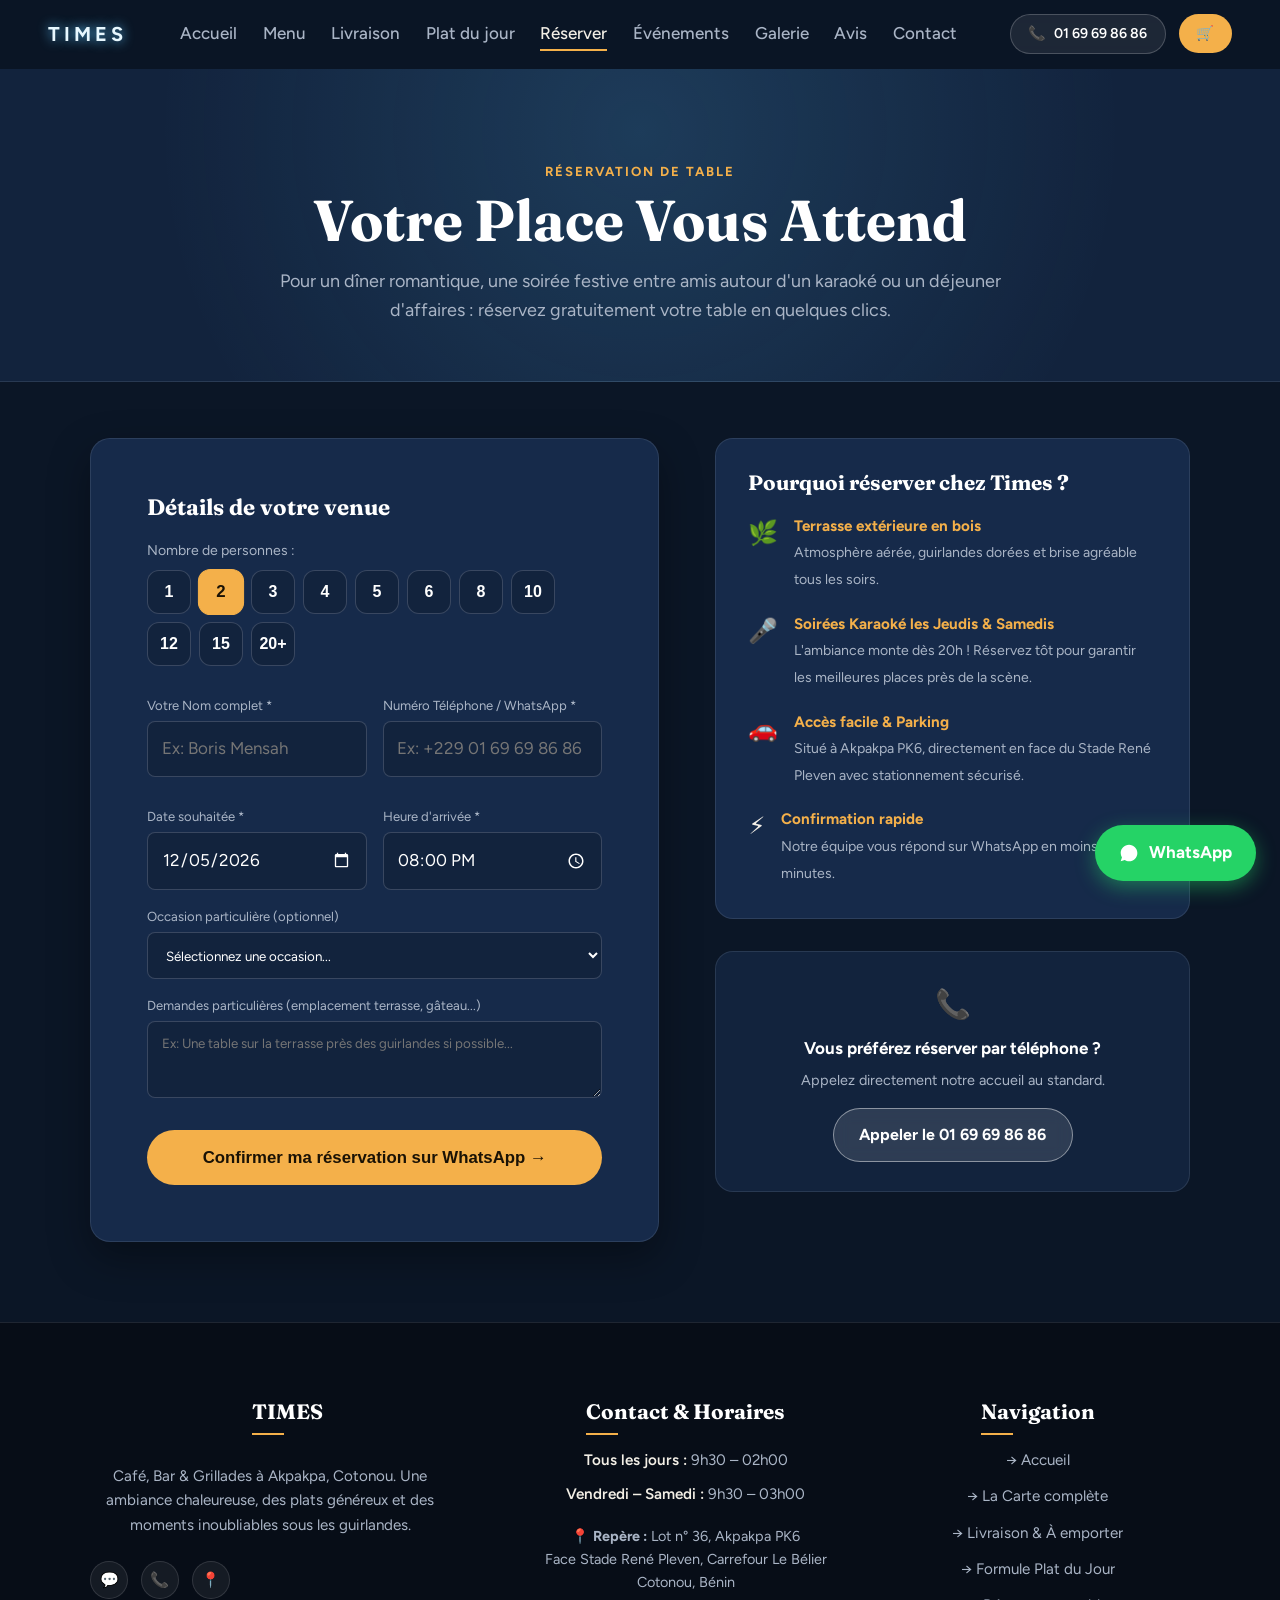
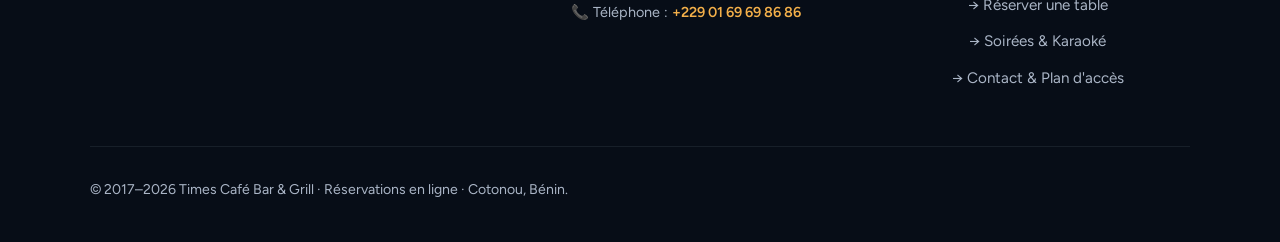
<file: reservation.html>
<!DOCTYPE html>
<html lang="fr" data-theme="dark">

<head>
    <meta charset="utf-8">
    <meta name="viewport" content="width=device-width, initial-scale=1, viewport-fit=cover">
    <title>Réserver une Table | Times Café Bar & Grill – Akpakpa, Cotonou</title>
    <meta name="description"
        content="Réservez votre table en terrasse ou en salle chez Times Café Bar & Grill à Cotonou. Soirées karaoké, repas entre amis ou anniversaires. Confirmation rapide.">
    <meta name="theme-color" content="#0b1626">
    <link rel="canonical" href="https://times-site-cotonou.netlify.app/reservation.html">
    <link rel="icon"
        href="data:image/svg+xml,<svg xmlns='http://www.w3.org/2000/svg' viewBox='0 0 100 100'><rect rx='16' width='100' height='100' fill='%230b1626'/><text x='50' y='68' text-anchor='middle' font-size='48' font-weight='bold' fill='%235cc8ff'>T</text></svg>">

    <link rel="preconnect" href="https://fonts.googleapis.com">
    <link rel="preconnect" href="https://fonts.gstatic.com" crossorigin>
    <link rel="stylesheet"
        href="https://fonts.googleapis.com/css2?family=Fraunces:opsz,wght@9..144,500;9..144,700&family=Figtree:wght@400;500;600;700;800&display=swap">
    <link rel="stylesheet" href="css/style.css">

    <!-- Anti-Netlify Drawer -->
    <style>
        netlify-drawer, #netlify-drawer, [data-netlify-drawer], [class*="netlify-drawer"], [id*="netlify-drawer"], [data-netlify-badge], iframe[src*="netlify"] { display: none !important; }
    </style>
</head>

<body>

    <!-- Header Global -->
    <header class="navbar" role="banner">
        <a class="logo" href="index.html" aria-label="Times Accueil">TIMES</a>
        <nav class="nav-links" id="nav-links" role="navigation" aria-label="Navigation principale">
            <a href="index.html">Accueil</a>
            <a href="menu.html">Menu</a>
            <a href="commander.html">Livraison</a>
            <a href="plat-du-jour.html">Plat du jour</a>
            <a href="reservation.html" class="active">Réserver</a>
            <a href="evenements.html">Événements</a>
            <a href="galerie.html">Galerie</a>
            <a href="avis.html">Avis</a>
            <a href="contact.html">Contact</a>
        </nav>
        <div class="nav-actions">
            <a class="header-phone" href="tel:+2290169698686"><span>📞</span><span>01 69 69 86 86</span></a>
            <a class="cart-header-btn" href="commander.html" aria-label="Voir le panier">
                <span>🛒</span><span class="cart-badge" style="display:none;">0</span>
            </a>
            <button class="hamburger" id="hamburger" aria-label="Menu" aria-expanded="false" aria-controls="nav-links">
                <span></span><span></span><span></span>
            </button>
        </div>
    </header>

    <!-- PageHeader -->
    <div class="page-header">
        <span class="section-tag">Réservation de Table</span>
        <h1>Votre Place Vous Attend</h1>
        <p>Pour un dîner romantique, une soirée festive entre amis autour d'un karaoké ou un déjeuner d'affaires : réservez gratuitement votre table en quelques clics.</p>
    </div>

    <main class="wrap" style="padding-top: 3.5rem; padding-bottom: 5rem;">

        <div style="display: grid; grid-template-columns: 1.2fr 1fr; gap: 3.5rem; align-items: start;">
            
            <!-- Formulaire de réservation -->
            <div class="feedback-box" style="margin: 0; max-width: 100%;">
                <h3 style="color: #fff; font-size: 1.4rem; margin-bottom: 1.2rem;">Détails de votre venue</h3>

                <!-- Sélecteur de nombre de personnes (1 à 20) comme préconisé dans la spec -->
                <label style="display:block; font-size:.88rem; color:var(--mute); margin-bottom:.5rem;">Nombre de personnes :</label>
                <div class="guests-selector" id="guests-selector">
                    <button type="button" class="guest-pill" data-value="1">1</button>
                    <button type="button" class="guest-pill active" data-value="2">2</button>
                    <button type="button" class="guest-pill" data-value="3">3</button>
                    <button type="button" class="guest-pill" data-value="4">4</button>
                    <button type="button" class="guest-pill" data-value="5">5</button>
                    <button type="button" class="guest-pill" data-value="6">6</button>
                    <button type="button" class="guest-pill" data-value="8">8</button>
                    <button type="button" class="guest-pill" data-value="10">10</button>
                    <button type="button" class="guest-pill" data-value="12">12</button>
                    <button type="button" class="guest-pill" data-value="15">15</button>
                    <button type="button" class="guest-pill" data-value="20">20+</button>
                </div>

                <div class="fields" style="display: grid; grid-template-columns: 1fr 1fr; gap: 1rem; margin-bottom: 1rem;">
                    <div>
                        <label style="display:block; font-size:.82rem; color:var(--mute); margin-bottom:.3rem;">Votre Nom complet *</label>
                        <input id="r-name" placeholder="Ex: Boris Mensah" required style="width:100%; padding:.85rem; border-radius:8px; border:1px solid rgba(170,181,198,.25); background:var(--bg2); color:#fff;">
                    </div>
                    <div>
                        <label style="display:block; font-size:.82rem; color:var(--mute); margin-bottom:.3rem;">Numéro Téléphone / WhatsApp *</label>
                        <input id="r-phone" placeholder="Ex: +229 01 69 69 86 86" required style="width:100%; padding:.85rem; border-radius:8px; border:1px solid rgba(170,181,198,.25); background:var(--bg2); color:#fff;">
                    </div>
                </div>

                <div class="fields" style="display: grid; grid-template-columns: 1fr 1fr; gap: 1rem; margin-bottom: 1rem;">
                    <div>
                        <label style="display:block; font-size:.82rem; color:var(--mute); margin-bottom:.3rem;">Date souhaitée *</label>
                        <input id="r-date" type="date" required style="width:100%; padding:.85rem; border-radius:8px; border:1px solid rgba(170,181,198,.25); background:var(--bg2); color:#fff;">
                    </div>
                    <div>
                        <label style="display:block; font-size:.82rem; color:var(--mute); margin-bottom:.3rem;">Heure d'arrivée *</label>
                        <input id="r-time" type="time" required value="20:00" style="width:100%; padding:.85rem; border-radius:8px; border:1px solid rgba(170,181,198,.25); background:var(--bg2); color:#fff;">
                    </div>
                </div>

                <div style="margin-bottom: 1rem;">
                    <label style="display:block; font-size:.82rem; color:var(--mute); margin-bottom:.3rem;">Occasion particulière (optionnel)</label>
                    <select id="r-occasion" style="width:100%; padding:.85rem; border-radius:8px; border:1px solid rgba(170,181,198,.25); background:var(--bg2); color:#fff; font-family:inherit;">
                        <option value="">Sélectionnez une occasion...</option>
                        <option value="Soirée festive entre amis">🎉 Soirée festive entre amis / Karaoké</option>
                        <option value="Anniversaire">🎂 Anniversaire & Célébration</option>
                        <option value="Dîner romantique">🌹 Dîner en tête-à-tête</option>
                        <option value="Déjeuner d'affaires">💼 Déjeuner / Dîner d'affaires</option>
                        <option value="Repas de famille">👨‍👩‍👧‍👦 Déjeuner / Dîner en famille</option>
                    </select>
                </div>

                <div style="margin-bottom: 1.5rem;">
                    <label style="display:block; font-size:.82rem; color:var(--mute); margin-bottom:.3rem;">Demandes particulières (emplacement terrasse, gâteau...)</label>
                    <textarea id="r-notes" placeholder="Ex: Une table sur la terrasse près des guirlandes si possible..." rows="3" style="width:100%; padding:.85rem; border-radius:8px; border:1px solid rgba(170,181,198,.25); background:var(--bg2); color:#fff; font-family:inherit; resize:vertical;"></textarea>
                </div>

                <button type="button" id="btn-submit-res" class="btn" style="width: 100%; padding: 1.1rem; font-size: 1.05rem;">
                    Confirmer ma réservation sur WhatsApp →
                </button>
            </div>

            <!-- Bloc Informations Pratiques -->
            <div>
                <div class="contact-info-card" style="margin-bottom: 2rem;">
                    <h3 style="color:#fff; font-size: 1.3rem; margin-bottom: 1.2rem;">Pourquoi réserver chez Times ?</h3>
                    
                    <div style="display:flex; flex-direction:column; gap:1.2rem;">
                        <div style="display:flex; gap:1rem; align-items:flex-start;">
                            <span style="font-size:1.5rem;">🌿</span>
                            <div>
                                <b style="color:var(--amber); display:block; font-size:.95rem;">Terrasse extérieure en bois</b>
                                <span style="color:var(--mute); font-size:.88rem;">Atmosphère aérée, guirlandes dorées et brise agréable tous les soirs.</span>
                            </div>
                        </div>

                        <div style="display:flex; gap:1rem; align-items:flex-start;">
                            <span style="font-size:1.5rem;">🎤</span>
                            <div>
                                <b style="color:var(--amber); display:block; font-size:.95rem;">Soirées Karaoké les Jeudis & Samedis</b>
                                <span style="color:var(--mute); font-size:.88rem;">L'ambiance monte dès 20h ! Réservez tôt pour garantir les meilleures places près de la scène.</span>
                            </div>
                        </div>

                        <div style="display:flex; gap:1rem; align-items:flex-start;">
                            <span style="font-size:1.5rem;">🚗</span>
                            <div>
                                <b style="color:var(--amber); display:block; font-size:.95rem;">Accès facile & Parking</b>
                                <span style="color:var(--mute); font-size:.88rem;">Situé à Akpakpa PK6, directement en face du Stade René Pleven avec stationnement sécurisé.</span>
                            </div>
                        </div>

                        <div style="display:flex; gap:1rem; align-items:flex-start;">
                            <span style="font-size:1.5rem;">⚡</span>
                            <div>
                                <b style="color:var(--amber); display:block; font-size:.95rem;">Confirmation rapide</b>
                                <span style="color:var(--mute); font-size:.88rem;">Notre équipe vous répond sur WhatsApp en moins de 15 minutes.</span>
                            </div>
                        </div>
                    </div>
                </div>

                <div style="background:var(--bg2); border:1px solid rgba(170,181,198,.15); border-radius:18px; padding:1.8rem; text-align:center;">
                    <span style="font-size:1.8rem; display:block; margin-bottom:.5rem;">📞</span>
                    <h4 style="color:#fff; margin-bottom:.4rem;">Vous préférez réserver par téléphone ?</h4>
                    <p class="muted" style="font-size:.9rem; margin-bottom:1rem;">Appelez directement notre accueil au standard.</p>
                    <a class="btn btn-secondary" href="tel:+2290169698686">Appeler le 01 69 69 86 86</a>
                </div>
            </div>

        </div>

    </main>

    <!-- Footer Complet -->
    <footer class="site-footer" role="contentinfo">
        <div class="wrap">
            <div class="footer-grid">
                <div class="footer-col">
                    <h4>TIMES</h4>
                    <p class="footer-desc">Café, Bar & Grillades à Akpakpa, Cotonou. Une ambiance chaleureuse, des plats généreux et des moments inoubliables sous les guirlandes.</p>
                    <div class="footer-socials">
                        <a href="https://wa.me/2290169698686" class="footer-social-btn" aria-label="WhatsApp" target="_blank" rel="noopener">💬</a>
                        <a href="tel:+2290169698686" class="footer-social-btn" aria-label="Téléphone">📞</a>
                        <a href="https://maps.app.goo.gl/ukoEQ7XUMRnVW49Y6" class="footer-social-btn" aria-label="Google Maps" target="_blank" rel="noopener">📍</a>
                    </div>
                </div>
                <div class="footer-col">
                    <h4>Contact & Horaires</h4>
                    <ul class="footer-hours-list">
                        <li><span>Tous les jours :</span> 9h30 – 02h00</li>
                        <li><span>Vendredi – Samedi :</span> 9h30 – 03h00</li>
                    </ul>
                    <p style="color: var(--mute); font-size: .9rem; margin-bottom: .4rem;">
                        📍 <strong>Repère :</strong> Lot n° 36, Akpakpa PK6<br>
                        Face Stade René Pleven, Carrefour Le Bélier<br>
                        Cotonou, Bénin
                    </p>
                    <p style="color: var(--mute); font-size: .9rem;">
                        📞 Téléphone : <a href="tel:+2290169698686" style="color: var(--amber); font-weight: 600;">+229 01 69 69 86 86</a>
                    </p>
                </div>
                <div class="footer-col">
                    <h4>Navigation</h4>
                    <ul class="footer-links">
                        <li><a href="index.html">→ Accueil</a></li>
                        <li><a href="menu.html">→ La Carte complète</a></li>
                        <li><a href="commander.html">→ Livraison & À emporter</a></li>
                        <li><a href="plat-du-jour.html">→ Formule Plat du Jour</a></li>
                        <li><a href="reservation.html">→ Réserver une table</a></li>
                        <li><a href="evenements.html">→ Soirées & Karaoké</a></li>
                        <li><a href="contact.html">→ Contact & Plan d'accès</a></li>
                    </ul>
                </div>
            </div>
            <div class="footer-bottom">
                <p>© 2017–2026 Times Café Bar & Grill · Réservations en ligne · Cotonou, Bénin.</p>
            </div>
        </div>
    </footer>

    <!-- WhatsApp Flottant -->
    <a class="wa-fab" href="https://wa.me/2290169698686?text=Bonjour%20Times,%20je%20souhaite%20r%C3%A9server%20une%20table." target="_blank" rel="noopener" aria-label="WhatsApp">
        <svg viewBox="0 0 24 24" aria-hidden="true"><path d="M17.472 14.382c-.301-.15-1.782-.879-2.058-.98-.276-.1-.477-.15-.677.15-.2.301-.777.98-.953 1.18-.176.2-.352.226-.653.076-.301-.15-1.272-.469-2.424-1.496-.895-.799-1.5-1.787-1.676-2.088-.176-.301-.019-.464.132-.614.136-.135.301-.352.451-.527.15-.176.2-.301.301-.502.1-.2.05-.376-.025-.526-.075-.15-.677-1.632-.928-2.235-.245-.588-.493-.508-.677-.518-.175-.009-.376-.011-.577-.011-.201 0-.527.075-.803.376-.276.301-1.054 1.03-1.054 2.512 0 1.482 1.079 2.912 1.23 3.113.15.201 2.124 3.243 5.145 4.549.719.311 1.28.497 1.718.636.722.23 1.379.197 1.9.12.58-.088 1.782-.728 2.033-1.431.25-.703.25-1.305.175-1.431-.075-.126-.276-.201-.577-.351zM12.04 2C6.51 2 2.03 6.48 2.03 12c0 1.93.55 3.73 1.5 5.26L2 22l4.89-1.49C8.36 21.37 10.14 22 12.04 22c5.52 0 10-4.48 10-10S17.56 2 12.04 2z"/></svg>
        <span>WhatsApp</span>
    </a>

    <!-- Scripts -->
    <script src="js/data.js"></script>
    <script src="js/main.js"></script>
</body>
</html>
</file>
<file: css/style.css>
/* ==========================================================================
   Times Café Bar & Grill — Style principal
   ========================================================================== */

/* ---------- Blocage Anti-Netlify Drawer & AI Widget ---------- */
netlify-drawer,
#netlify-drawer,
[data-netlify-drawer],
[class*="netlify-drawer"],
[id*="netlify-drawer"],
[data-netlify-badge],
iframe[src*="netlify"],
iframe[title*="Netlify"],
iframe[id*="netlify"],
div:has(> iframe[src*="netlify"]),
div:has(> iframe[title*="Netlify"]),
div[class*="netlify"],
div[id*="netlify"] {
  display: none !important;
  visibility: hidden !important;
  opacity: 0 !important;
  pointer-events: none !important;
  height: 0 !important;
  width: 0 !important;
  position: absolute !important;
  z-index: -9999 !important;
}

/* ---------- Design Tokens ---------- */
:root {
  --bg:         #0b1626;
  --bg2:        #12233d;
  --bg-card:    #162a4a;
  --ink:        #f3efe6;
  --mute:       #aab5c6;
  --neon:       #5cc8ff;
  --amber:      #f4b04a;
  --green:      #22c55e;
  --red:        #ef4444;
  --transition: all 0.25s cubic-bezier(0.4, 0, 0.2, 1);
  color-scheme: dark;
}

/* ---------- Reset & Base ---------- */
*,
*::before,
*::after {
  box-sizing: border-box;
  margin: 0;
  padding: 0;
}

html {
  scroll-padding-top: calc(72px + env(safe-area-inset-top, 0px));
  scroll-behavior: smooth;
}

body {
  background: var(--bg);
  color: var(--ink);
  font: 400 1.0625rem/1.6 'Figtree', system-ui, sans-serif;
  padding-top: env(safe-area-inset-top, 0px);
  padding-bottom: env(safe-area-inset-bottom, 0px);
  -webkit-font-smoothing: antialiased;
  -moz-osx-font-smoothing: grayscale;
}

/* Safe area fill for notch devices */
body::before {
  content: "";
  position: fixed;
  inset: 0 0 auto;
  height: env(safe-area-inset-top, 0px);
  background: var(--bg);
  z-index: 100;
}

img {
  display: block;
  max-width: 100%;
  height: auto;
}

h1, h2, h3 {
  font-family: 'Fraunces', Georgia, serif;
  line-height: 1.15;
}

a {
  color: inherit;
}

:focus-visible {
  outline: 3px solid var(--amber);
  outline-offset: 3px;
}

/* ---------- Utility ---------- */
.wrap {
  max-width: 1100px;
  margin: 0 auto;
}

.row {
  display: flex;
  flex-wrap: wrap;
  gap: .8rem;
}

.muted {
  color: var(--mute);
}

/* ---------- Scroll-reveal animation ---------- */
.reveal {
  opacity: 0;
  transform: translateY(28px);
  transition: opacity .65s ease, transform .65s ease;
  will-change: opacity, transform;
}

.reveal.visible {
  opacity: 1;
  transform: translateY(0);
}

/* ---------- Buttons ---------- */
.btn {
  display: inline-flex;
  align-items: center;
  justify-content: center;
  gap: .5rem;
  background: var(--amber);
  color: #1a1205;
  font-weight: 700;
  text-decoration: none;
  padding: .85rem 1.6rem;
  border-radius: 999px;
  border: none;
  cursor: pointer;
  font-size: 1rem;
  transition: var(--transition);
}

.btn:hover {
  transform: translateY(-2px);
  box-shadow: 0 8px 24px rgba(244, 176, 74, .38);
}

.btn:active {
  transform: translateY(0);
}

.btn.alt {
  background: transparent;
  color: var(--ink);
  box-shadow: inset 0 0 0 2px var(--ink);
}

.btn.alt:hover {
  box-shadow: inset 0 0 0 2px var(--amber);
  color: var(--amber);
  background: rgba(244, 176, 74, .08);
}

/* ---------- Chip & Live Status ---------- */
.chip {
  display: inline-flex;
  align-items: center;
  gap: .6rem;
  margin: 0 0 1rem;
  padding: .4rem 1.1rem;
  border-radius: 999px;
  background: rgba(92, 200, 255, .12);
  border: 1px solid rgba(92, 200, 255, .25);
  color: #dff4ff;
  font-weight: 600;
  font-size: .95rem;
}

.status-dot {
  width: 9px;
  height: 9px;
  border-radius: 50%;
  display: inline-block;
}

.status-dot.open {
  background: var(--green);
  box-shadow: 0 0 0 0 rgba(34, 197, 94, 0.7);
  animation: pulse-green 1.8s infinite;
}

.status-dot.closed {
  background: var(--red);
  box-shadow: 0 0 0 0 rgba(239, 68, 68, 0.7);
  animation: pulse-red 2s infinite;
}

@keyframes pulse-green {
  0% {
    box-shadow: 0 0 0 0 rgba(34, 197, 94, 0.7);
  }
  70% {
    box-shadow: 0 0 0 8px rgba(34, 197, 94, 0);
  }
  100% {
    box-shadow: 0 0 0 0 rgba(34, 197, 94, 0);
  }
}

@keyframes pulse-red {
  0% {
    box-shadow: 0 0 0 0 rgba(239, 68, 68, 0.7);
  }
  70% {
    box-shadow: 0 0 0 8px rgba(239, 68, 68, 0);
  }
  100% {
    box-shadow: 0 0 0 0 rgba(239, 68, 68, 0);
  }
}

/* ==========================================================================
   Navigation
   ========================================================================== */
.navbar {
  position: sticky;
  top: env(safe-area-inset-top, 0px);
  z-index: 50;
  display: flex;
  align-items: center;
  justify-content: space-between;
  gap: 1rem;
  padding: .85rem clamp(1rem, 4vw, 3rem);
  background: rgba(11, 22, 38, .85);
  backdrop-filter: blur(12px);
  -webkit-backdrop-filter: blur(12px);
  border-bottom: 1px solid transparent;
  transition: var(--transition);
}

.navbar.scrolled {
  background: rgba(11, 22, 38, .96);
  border-bottom: 1px solid rgba(170, 181, 198, .15);
  box-shadow: 0 8px 30px rgba(0, 0, 0, .4);
}

.logo {
  font-weight: 700;
  letter-spacing: .2em;
  text-decoration: none;
  color: #e8f8ff;
  text-shadow: 0 0 12px var(--neon);
  font-size: 1.25rem;
  z-index: 51;
  transition: opacity .2s ease;
}

.logo:hover {
  opacity: .9;
}

.nav-links {
  display: flex;
  gap: 1.6rem;
  align-items: center;
}

.nav-links a:not(.btn) {
  text-decoration: none;
  color: var(--mute);
  transition: color .2s ease;
  font-weight: 500;
  position: relative;
  padding: .25rem 0;
}

.nav-links a:not(.btn):hover,
.nav-links a:not(.btn).active {
  color: var(--ink);
}

.nav-links a:not(.btn)::after {
  content: "";
  position: absolute;
  bottom: 0;
  left: 0;
  width: 0%;
  height: 2px;
  background: var(--amber);
  transition: width .25s ease;
}

.nav-links a:not(.btn):hover::after,
.nav-links a:not(.btn).active::after {
  width: 100%;
}

/* Hamburger */
.hamburger {
  display: none;
  flex-direction: column;
  gap: 5px;
  background: none;
  border: none;
  cursor: pointer;
  padding: 6px;
  z-index: 51;
}

.hamburger span {
  display: block;
  width: 24px;
  height: 2.5px;
  background: var(--ink);
  border-radius: 2px;
  transition: transform .3s ease, opacity .3s ease;
}

.hamburger.active span:nth-child(1) {
  transform: translateY(7.5px) rotate(45deg);
}

.hamburger.active span:nth-child(2) {
  opacity: 0;
}

.hamburger.active span:nth-child(3) {
  transform: translateY(-7.5px) rotate(-45deg);
}

/* ==========================================================================
   Hero (Design Façon El Fuego : Vif, Net & Chaleureux)
   ========================================================================== */
.hero {
  position: relative;
  min-height: 82svh;
  display: flex;
  align-items: center;
  padding: clamp(3rem, 6vw, 5.5rem) clamp(1rem, 4vw, 3rem);
  overflow: hidden;
  background-color: #080d14;
}

/* Arrière-plan sans flou : image 100% nette, vive et détaillée */
.hero-bg-wrapper {
  position: absolute;
  inset: 0;
  z-index: 1;
  overflow: hidden;
  background-color: #080d14;
}

.hero-bg-img {
  width: 100%;
  height: 100%;
  object-fit: cover;
  object-position: center 30%;
  /* FLOU COMPLÈTEMENT SUPPRIMÉ : netteté et vivacité 100% naturelles */
  filter: none !important;
  -webkit-filter: none !important;
  transform: scale(1);
  transition: transform 7s cubic-bezier(0.1, 1, 0.2, 1);
  will-change: transform;
}

.hero:hover .hero-bg-img {
  transform: scale(1.025);
}

/* Voile d'ambiance ultra-léger et transparent : laisse toute la lumière et la chaleur de l'entrée s'exprimer */
.hero-overlay {
  position: absolute;
  inset: 0;
  z-index: 2;
  pointer-events: none;
  background: linear-gradient(
    180deg,
    rgba(8, 13, 20, 0.35) 0%,
    rgba(8, 13, 20, 0.08) 30%,
    rgba(8, 13, 20, 0.40) 70%,
    rgba(8, 13, 20, 0.88) 100%
  );
}

.hero-wrap {
  position: relative;
  z-index: 3;
  width: 100%;
}

.hero-content {
  max-width: 820px;
}

/* ---------- Badge statut animé façon El Fuego (Point vert pulsant + encadrement verre) ---------- */
.pill {
  display: inline-flex;
  gap: 10px;
  align-items: center;
  background: rgba(255, 255, 255, 0.14);
  border: 1px solid rgba(255, 255, 255, 0.28);
  border-radius: 999px;
  padding: 7px 18px;
  font-size: 0.875rem;
  font-weight: 500;
  color: #ffffff;
  margin-bottom: 1.5rem;
  backdrop-filter: blur(12px);
  -webkit-backdrop-filter: blur(12px);
  box-shadow: 0 4px 18px rgba(0, 0, 0, 0.3);
  letter-spacing: 0.01em;
  animation: floatSubtle 4s ease-in-out infinite;
}

@keyframes floatSubtle {
  0%, 100% { transform: translateY(0); }
  50% { transform: translateY(-3px); }
}

.dot {
  width: 9px;
  height: 9px;
  border-radius: 50%;
  background: #ff5252;
  position: relative;
  display: inline-block;
  box-shadow: 0 0 8px rgba(255, 82, 82, 0.7);
  flex-shrink: 0;
}

.dot.on {
  background: #3ddc6a;
  box-shadow: 0 0 10px rgba(61, 220, 106, 0.9);
}

.dot.on::after {
  content: "";
  position: absolute;
  inset: -3px;
  border-radius: 50%;
  border: 2px solid #3ddc6a;
  opacity: 0.8;
  animation: pulseDot 2s infinite ease-out;
}

@keyframes pulseDot {
  0% { transform: scale(1); opacity: 0.9; }
  50% { transform: scale(1.6); opacity: 0; }
  100% { transform: scale(1); opacity: 0; }
}

.pill-sep {
  opacity: 0.5;
  font-weight: 300;
}

.pill-rating {
  color: #fdd835;
  font-weight: 600;
  display: inline-flex;
  align-items: center;
  gap: 2px;
}

/* Titre et description avec contraste typographique net */
.hero h1 {
  font-family: 'Fraunces', Georgia, serif;
  font-size: clamp(2.3rem, 5.8vw, 4.4rem);
  font-weight: 700;
  line-height: 1.12;
  margin: 0 0 1.1rem;
  color: #ffffff;
  max-width: 20ch;
  text-shadow: 0 4px 20px rgba(0, 0, 0, 0.9), 0 1px 4px rgba(0, 0, 0, 0.95);
}

.hero p.hero-desc {
  font-size: clamp(1.05rem, 1.8vw, 1.2rem);
  line-height: 1.6;
  color: #f1f5f9;
  margin: 0 0 2.2rem;
  max-width: 58ch;
  text-shadow: 0 2px 12px rgba(0, 0, 0, 0.9), 0 1px 3px rgba(0, 0, 0, 0.95);
}

/* Boutons d'action */
.hero-btns {
  display: flex;
  flex-wrap: wrap;
  gap: 12px;
  align-items: center;
}

.btn-secondary {
  background: rgba(255, 255, 255, 0.12);
  color: #ffffff !important;
  border: 1.5px solid rgba(255, 255, 255, 0.45);
  backdrop-filter: blur(8px);
  -webkit-backdrop-filter: blur(8px);
}

.btn-secondary:hover {
  background: rgba(255, 255, 255, 0.22);
  border-color: #ffffff;
  transform: translateY(-2px);
  box-shadow: 0 8px 24px rgba(0, 0, 0, 0.35);
}

.btn-phone {
  background: rgba(11, 22, 38, 0.7);
  color: #ffffff !important;
  border: 1.5px solid rgba(255, 255, 255, 0.22);
  backdrop-filter: blur(8px);
  -webkit-backdrop-filter: blur(8px);
}

.btn-phone:hover {
  background: rgba(11, 22, 38, 0.95);
  border-color: var(--amber);
  color: var(--amber) !important;
  transform: translateY(-2px);
  box-shadow: 0 8px 24px rgba(244, 176, 74, 0.3);
}

/* ==========================================================================
   Bandeau Informations Rapides (façon El Fuego)
   ========================================================================== */
.strip {
  background: var(--bg2);
  border-bottom: 1px solid rgba(170, 181, 198, 0.15);
  border-top: 1px solid rgba(255, 255, 255, 0.05);
  font-size: 0.92rem;
  position: relative;
  z-index: 5;
  box-shadow: 0 4px 20px rgba(0, 0, 0, 0.25);
}

.strip-wrap {
  display: flex;
  flex-wrap: wrap;
  align-items: center;
  justify-content: space-between;
  gap: 1.25rem 2rem;
  padding: 1.1rem clamp(1rem, 4vw, 3rem);
}

.strip-item {
  display: flex;
  align-items: center;
  gap: 0.85rem;
}

.strip-icon {
  font-size: 1.4rem;
  color: var(--amber);
  line-height: 1;
}

.strip b {
  display: block;
  color: var(--amber);
  font-size: 0.72rem;
  font-weight: 700;
  letter-spacing: 0.12em;
  text-transform: uppercase;
  margin-bottom: 2px;
}

.strip a {
  color: var(--ink);
  text-decoration: none;
  transition: color 0.2s ease;
}

.strip a:hover {
  color: var(--amber);
  text-decoration: underline;
}

/* ==========================================================================
   Sections
   ========================================================================== */
section {
  padding: clamp(3.5rem, 8vw, 6.5rem) clamp(1rem, 4vw, 3rem);
}

h2 {
  font-size: clamp(2rem, 5vw, 3.2rem);
  margin-bottom: 1rem;
}

/* Two-column layout */
.two-col {
  display: grid;
  grid-template-columns: 1fr 1fr;
  gap: clamp(2rem, 5vw, 4rem);
  align-items: center;
}

.two-col p,
.two-col li {
  color: var(--mute);
}

.section-img {
  width: 100%;
  aspect-ratio: 4 / 5;
  object-fit: cover;
  border-radius: 12px;
  box-shadow: 0 12px 36px rgba(0, 0, 0, .4);
}

/* ==========================================================================
   Menu / Carte
   ========================================================================== */
.section--dark {
  background: var(--bg2);
}

.lead {
  color: var(--mute);
  max-width: 60ch;
  margin: 0 0 2.5rem;
  font-size: 1.1rem;
}

/* Filter tabs */
.tabs {
  display: flex;
  flex-wrap: wrap;
  gap: .6rem;
  margin: 0 0 2.2rem;
}

.tabs button {
  font: inherit;
  font-weight: 600;
  color: var(--ink);
  background: rgba(255, 255, 255, .03);
  border: 0;
  border-radius: 999px;
  padding: .6rem 1.25rem;
  box-shadow: inset 0 0 0 1.5px rgba(170, 181, 198, .35);
  cursor: pointer;
  transition: var(--transition);
}

.tabs button:hover {
  box-shadow: inset 0 0 0 1.5px var(--amber);
  color: var(--amber);
  background: rgba(244, 176, 74, .08);
}

.tabs button[aria-pressed="true"] {
  background: var(--amber);
  color: #1a1205;
  box-shadow: none;
}

/* Category */
.cat {
  margin-bottom: 3.5rem;
}

.cat h3 {
  font-size: 1.6rem;
  color: var(--amber);
  margin-bottom: 1.2rem;
  font-weight: 500;
  display: flex;
  align-items: center;
  gap: .6rem;
}

/* Card grid */
.grid {
  display: grid;
  grid-template-columns: repeat(auto-fill, minmax(245px, 1fr));
  gap: 1.4rem;
}

figure {
  margin: 0;
  border-radius: 12px;
  overflow: hidden;
  background: var(--bg-card);
  border: 1px solid rgba(170, 181, 198, .12);
  display: flex;
  flex-direction: column;
  transition: var(--transition);
  cursor: pointer;
}

figure:hover {
  transform: translateY(-6px);
  border-color: rgba(92, 200, 255, .3);
  box-shadow: 0 16px 36px rgba(0, 0, 0, .45);
}

figure img {
  width: 100%;
  aspect-ratio: 4 / 3;
  object-fit: cover;
  transition: transform .4s ease;
}

figure:hover img {
  transform: scale(1.04);
}

figcaption {
  padding: 1rem;
  flex-grow: 1;
  display: flex;
  flex-direction: column;
  justify-content: space-between;
}

figcaption b {
  display: block;
  font-weight: 600;
  font-size: 1.05rem;
}

figcaption span {
  display: block;
  color: var(--mute);
  font-size: .925rem;
  margin: .35rem 0 .8rem;
  line-height: 1.45;
}

.cmd {
  display: inline-flex;
  align-items: center;
  gap: .4rem;
  margin-top: auto;
  color: var(--amber);
  font-weight: 700;
  font-size: .95rem;
  text-decoration: none;
  transition: color .2s ease, transform .2s ease;
  padding: .3rem 0;
}

.cmd:hover {
  color: var(--neon);
  transform: translateX(3px);
}

/* ==========================================================================
   Drinks
   ========================================================================== */
.drinks-grid {
  display: grid;
  grid-template-columns: repeat(auto-fit, minmax(240px, 1fr));
  gap: 2.2rem 3rem;
  margin-top: 2rem;
}

.drinks-grid h3 {
  font-size: 1.35rem;
  color: var(--amber);
  font-weight: 500;
  margin-bottom: .8rem;
  padding-bottom: .4rem;
  border-bottom: 2px solid rgba(244, 176, 74, .25);
}

.drink-item {
  display: flex;
  justify-content: space-between;
  gap: 1rem;
  padding: .45rem 0;
  border-bottom: 1px dotted rgba(170, 181, 198, .2);
}

.drink-item span:first-child {
  color: var(--ink);
}

.drink-item span:last-child {
  white-space: nowrap;
  color: var(--amber);
  font-weight: 700;
}

/* ==========================================================================
   Gallery / Ambiance
   ========================================================================== */
.pano {
  width: 100%;
  aspect-ratio: 21 / 8;
  object-fit: cover;
  border-radius: 12px;
  margin: 1.2rem 0;
  cursor: pointer;
  transition: transform .3s ease;
}

.pano:hover {
  transform: scale(1.01);
}

.gal {
  display: grid;
  grid-template-columns: 2fr 1fr;
  grid-template-rows: 240px 240px;
  gap: 1.2rem;
  margin-top: 1.5rem;
}

.gal img {
  width: 100%;
  height: 100%;
  object-fit: cover;
  border-radius: 12px;
  cursor: pointer;
  transition: transform .3s ease, box-shadow .3s ease;
}

.gal img:hover {
  transform: scale(1.02);
  box-shadow: 0 10px 28px rgba(0, 0, 0, .5);
}

.gal .a {
  grid-row: span 2;
}

/* ==========================================================================
   Reviews
   ========================================================================== */
.reviews {
  display: grid;
  grid-template-columns: repeat(auto-fit, minmax(260px, 1fr));
  gap: 1.8rem;
  margin-top: 2rem;
}

.review-card {
  background: var(--bg2);
  border-radius: 14px;
  padding: 1.8rem;
  border: 1px solid rgba(170, 181, 198, .12);
  display: flex;
  flex-direction: column;
  justify-content: space-between;
  transition: transform .3s ease, border-color .3s ease;
}

.review-card:hover {
  transform: translateY(-5px);
  border-color: rgba(244, 176, 74, .3);
}

.review-card .stars {
  color: var(--amber);
  font-size: 1.2rem;
  letter-spacing: .15em;
  margin-bottom: .8rem;
}

blockquote {
  margin: 0;
  font-family: 'Fraunces', Georgia, serif;
  font-size: 1.18rem;
  line-height: 1.45;
}

blockquote cite {
  display: block;
  margin-top: 1rem;
  font: 400 .9rem 'Figtree', sans-serif;
  color: var(--mute);
  font-style: normal;
}

.score {
  color: var(--amber);
  font-weight: 700;
  font-size: 1.15rem;
}

/* ==========================================================================
   Reservation Form
   ========================================================================== */
.form-wrap {
  max-width: 640px;
  margin: 0 auto;
}

.fields {
  display: grid;
  grid-template-columns: 1fr 1fr;
  gap: 1rem;
  margin: 1.8rem 0 1rem;
}

.fields input {
  font: inherit;
  color: var(--ink);
  background: var(--bg2);
  border: 2px solid rgba(170, 181, 198, .3);
  border-radius: 10px;
  padding: .95rem 1.1rem;
  width: 100%;
  color-scheme: dark;
  transition: border-color .2s ease, box-shadow .2s ease;
}

.fields input:focus {
  border-color: var(--neon);
  box-shadow: 0 0 0 4px rgba(92, 200, 255, .2);
  outline: none;
}

.fields input.error {
  border-color: var(--red);
  box-shadow: 0 0 0 4px rgba(239, 68, 68, .2);
}

.fields .full {
  grid-column: span 2;
}

.form-error {
  color: var(--red);
  font-size: .95rem;
  margin-bottom: 1.2rem;
  min-height: 1.5em;
  font-weight: 500;
}

/* ==========================================================================
   Visit / Contact & Map
   ========================================================================== */
.visit {
  text-align: center;
}

.visit address {
  font-style: normal;
  font-size: 1.3rem;
  margin: 1.2rem 0 .5rem;
  line-height: 1.4;
}

.visit .row {
  justify-content: center;
  margin-top: 1.8rem;
}

.services {
  display: flex;
  flex-wrap: wrap;
  gap: .6rem;
  justify-content: center;
  margin: 0 0 1.8rem;
  padding: 0;
  list-style: none;
}

.services li {
  padding: .45rem 1.1rem;
  border-radius: 999px;
  box-shadow: inset 0 0 0 1.5px rgba(170, 181, 198, .4);
  color: var(--mute);
  font-size: .95rem;
  font-weight: 500;
}

.facade-img {
  width: 100%;
  max-width: 680px;
  margin: 0 auto 2.2rem;
  aspect-ratio: 16 / 10;
  object-fit: cover;
  border-radius: 12px;
  box-shadow: 0 12px 36px rgba(0, 0, 0, .4);
}

.map-container {
  width: 100%;
  max-width: 680px;
  height: 280px;
  margin: 2rem auto 0;
  border-radius: 12px;
  overflow: hidden;
  border: 1px solid rgba(170, 181, 198, .2);
  box-shadow: 0 8px 24px rgba(0, 0, 0, .4);
}

.map-container iframe {
  width: 100%;
  height: 100%;
  border: 0;
  filter: invert(90%) hue-rotate(180deg) contrast(90%);
}

/* ==========================================================================
   LightBox Modal
   ========================================================================== */
.lightbox {
  position: fixed;
  inset: 0;
  background: rgba(0, 0, 0, .92);
  z-index: 200;
  display: flex;
  align-items: center;
  justify-content: center;
  padding: 2rem;
  opacity: 0;
  visibility: hidden;
  transition: opacity .3s ease, visibility .3s ease;
}

.lightbox.active {
  opacity: 1;
  visibility: visible;
}

.lightbox img {
  max-width: 90vw;
  max-height: 85vh;
  object-fit: contain;
  border-radius: 8px;
  box-shadow: 0 20px 60px rgba(0, 0, 0, .8);
  transform: scale(0.95);
  transition: transform .3s ease;
}

.lightbox.active img {
  transform: scale(1);
}

.lightbox-close {
  position: absolute;
  top: 1.5rem;
  right: 1.5rem;
  background: rgba(255, 255, 255, .15);
  border: none;
  color: #fff;
  font-size: 2rem;
  width: 44px;
  height: 44px;
  border-radius: 50%;
  cursor: pointer;
  display: flex;
  align-items: center;
  justify-content: center;
  transition: background .2s ease;
}

.lightbox-close:hover {
  background: rgba(255, 255, 255, .3);
}

/* ==========================================================================
   Back to top
   ========================================================================== */
.back-to-top {
  position: fixed;
  left: 1.5rem;
  bottom: calc(1.2rem + env(safe-area-inset-bottom, 0px));
  z-index: 45;
  width: 44px;
  height: 44px;
  border-radius: 50%;
  background: rgba(18, 35, 61, .9);
  border: 1px solid rgba(170, 181, 198, .3);
  color: var(--ink);
  display: flex;
  align-items: center;
  justify-content: center;
  cursor: pointer;
  opacity: 0;
  visibility: hidden;
  transition: opacity .3s ease, visibility .3s ease, transform .2s ease;
}

.back-to-top.visible {
  opacity: 1;
  visibility: visible;
}

.back-to-top:hover {
  transform: translateY(-3px);
  border-color: var(--amber);
  color: var(--amber);
}

/* ==========================================================================
   Footer
   ========================================================================== */
footer {
  padding: 2.5rem 1.5rem;
  text-align: center;
  color: var(--mute);
  font-size: .95rem;
  border-top: 1px solid rgba(170, 181, 198, .12);
}

footer a {
  color: var(--neon);
  text-decoration: none;
}

footer a:hover {
  text-decoration: underline;
}

/* ==========================================================================
   WhatsApp FAB
   ========================================================================== */
.wa-fab {
  position: fixed;
  right: 1.5rem;
  bottom: calc(1.2rem + env(safe-area-inset-bottom, 0px));
  z-index: 50;
  display: flex;
  align-items: center;
  gap: .6rem;
  background: #25d366;
  color: #fff;
  font-weight: 700;
  text-decoration: none;
  padding: .9rem 1.5rem;
  border-radius: 999px;
  box-shadow: 0 6px 20px rgba(37, 211, 102, .45);
  transition: transform .2s ease, box-shadow .2s ease;
}

.wa-fab:hover {
  transform: translateY(-3px);
  box-shadow: 0 10px 28px rgba(37, 211, 102, .55);
}

.wa-fab svg {
  width: 20px;
  height: 20px;
  fill: currentColor;
}

/* ==========================================================================
   Responsive
   ========================================================================== */
@media (max-width: 768px) {
  .hero {
    min-height: 82svh;
    padding: 4rem 1.25rem 3rem;
  }

  .hero-bg-img {
    object-position: center 30%;
  }

  .hero-btns {
    flex-direction: column;
    align-items: stretch;
  }

  .hero-btns .btn {
    width: 100%;
  }

  .strip-wrap {
    flex-direction: column;
    align-items: flex-start;
    gap: 0.9rem;
  }

  .two-col {
    grid-template-columns: 1fr;
  }

  .gal {
    grid-template-columns: 1fr 1fr;
    grid-template-rows: 200px 200px;
  }

  .gal .a {
    grid-column: span 2;
    grid-row: auto;
  }

  /* Mobile nav */
  .hamburger {
    display: flex;
  }

  .nav-links {
    position: fixed;
    inset: 0;
    flex-direction: column;
    justify-content: center;
    gap: 2rem;
    background: rgba(11, 22, 38, .98);
    backdrop-filter: blur(20px);
    -webkit-backdrop-filter: blur(20px);
    opacity: 0;
    visibility: hidden;
    transition: opacity .3s ease, visibility .3s ease;
  }

  .nav-links.open {
    opacity: 1;
    visibility: visible;
  }

  .nav-links a {
    font-size: 1.35rem;
  }

  .fields {
    grid-template-columns: 1fr;
  }

  .fields .full {
    grid-column: span 1;
  }

  .back-to-top {
    left: 1rem;
  }

  .wa-fab {
    right: 1rem;
    padding: .8rem 1.2rem;
    font-size: .95rem;
  }
}

/* ---------- Reduced motion ---------- */
@media (prefers-reduced-motion: reduce) {
  .hero-mark { animation: none; }
  html { scroll-behavior: auto; }
  .reveal { transition: none; opacity: 1; transform: none; }
  figure, figure img, .gal img, .btn, .wa-fab, .review-card, .status-dot {
    transition: none !important;
    animation: none !important;
  }
}


/* ==========================================================================
   SPEC FERRARI LOUNGE - ENRICHISSEMENTS ET COMPOSANTS REUTILISABLES
   ========================================================================== */

/* ---------- Header CTA Phone ---------- */
.header-phone {
  display: inline-flex;
  align-items: center;
  gap: .5rem;
  padding: .5rem 1.1rem;
  background: rgba(255, 255, 255, .08);
  border: 1px solid rgba(255, 255, 255, .2);
  border-radius: 999px;
  color: #fff;
  text-decoration: none;
  font-size: .88rem;
  font-weight: 600;
  transition: var(--transition);
}

.header-phone:hover {
  background: rgba(244, 176, 74, .18);
  border-color: var(--amber);
  color: var(--amber);
  transform: translateY(-1px);
}

.nav-actions {
  display: flex;
  align-items: center;
  gap: .8rem;
}

/* Badge panier dans le header */
.cart-header-btn {
  position: relative;
  display: inline-flex;
  align-items: center;
  gap: .4rem;
  background: var(--amber);
  color: #1a1205;
  font-weight: 700;
  font-size: .9rem;
  padding: .5rem 1.1rem;
  border-radius: 999px;
  text-decoration: none;
  border: none;
  cursor: pointer;
  transition: var(--transition);
}

.cart-header-btn:hover {
  box-shadow: 0 4px 16px rgba(244, 176, 74, .4);
  transform: translateY(-1px);
}

.cart-badge {
  background: #1a1205;
  color: var(--amber);
  border-radius: 999px;
  padding: .15rem .45rem;
  font-size: .75rem;
  font-weight: 800;
  min-width: 20px;
  text-align: center;
}

/* ---------- Bandeau Offre du Jour (Accueil) ---------- */
.daily-banner {
  background: linear-gradient(90deg, #162a4a 0%, #1f3b68 50%, #162a4a 100%);
  border-top: 1px solid rgba(92, 200, 255, .25);
  border-bottom: 1px solid rgba(92, 200, 255, .25);
  padding: .95rem 1.5rem;
  color: #fff;
  text-decoration: none;
  display: block;
  transition: var(--transition);
}

.daily-banner:hover {
  background: linear-gradient(90deg, #1c355e 0%, #25477d 50%, #1c355e 100%);
}

.daily-banner-wrap {
  display: flex;
  flex-wrap: wrap;
  align-items: center;
  justify-content: space-between;
  gap: .8rem 1.5rem;
}

.daily-banner-badge {
  display: inline-flex;
  align-items: center;
  gap: .4rem;
  background: var(--amber);
  color: #1a1205;
  font-weight: 800;
  font-size: .78rem;
  text-transform: uppercase;
  letter-spacing: .08em;
  padding: .3rem .75rem;
  border-radius: 999px;
}

.daily-banner-content {
  display: flex;
  align-items: center;
  gap: 1.2rem;
  flex-wrap: wrap;
}

.daily-banner-price {
  font-weight: 800;
  color: var(--neon);
  font-size: 1.15rem;
}

.daily-banner-link {
  color: var(--amber);
  font-weight: 600;
  font-size: .92rem;
  display: inline-flex;
  align-items: center;
  gap: .3rem;
}

/* ---------- PageHeader & SectionTitle ---------- */
.page-header {
  position: relative;
  padding: clamp(3.5rem, 7vw, 5.5rem) clamp(1rem, 4vw, 3rem) clamp(2rem, 5vw, 3.5rem);
  background: radial-gradient(circle at 50% 20%, rgba(92, 200, 255, .15) 0%, transparent 70%), var(--bg2);
  border-bottom: 1px solid rgba(170, 181, 198, .15);
  text-align: center;
}

.page-header h1 {
  font-size: clamp(2.2rem, 5.5vw, 3.6rem);
  margin-bottom: .8rem;
  color: #fff;
}

.page-header p {
  color: var(--mute);
  max-width: 65ch;
  margin: 0 auto;
  font-size: 1.125rem;
}

.section-head {
  margin-bottom: 2.5rem;
}

.section-head.center {
  text-align: center;
}

.section-head.center p {
  margin-left: auto;
  margin-right: auto;
}

.section-tag {
  display: inline-block;
  color: var(--amber);
  font-size: .82rem;
  font-weight: 700;
  text-transform: uppercase;
  letter-spacing: .15em;
  margin-bottom: .4rem;
}

/* ---------- Histoire en 3 étapes numérotées ---------- */
.story-grid {
  display: grid;
  grid-template-columns: repeat(3, 1fr);
  gap: 2rem;
  margin-top: 2rem;
}

.story-card {
  background: var(--bg-card);
  border: 1px solid rgba(170, 181, 198, .12);
  border-radius: 16px;
  overflow: hidden;
  display: flex;
  flex-direction: column;
  transition: var(--transition);
}

.story-card:hover {
  transform: translateY(-4px);
  border-color: rgba(92, 200, 255, .3);
  box-shadow: 0 12px 32px rgba(0, 0, 0, .4);
}

.story-card img {
  width: 100%;
  aspect-ratio: 16 / 10;
  object-fit: cover;
}

.story-card-body {
  padding: 1.8rem 1.5rem;
  display: flex;
  flex-direction: column;
  flex-grow: 1;
}

.story-step-num {
  font-family: 'Fraunces', serif;
  font-size: 2.2rem;
  font-weight: 700;
  color: var(--neon);
  opacity: .7;
  line-height: 1;
  margin-bottom: .6rem;
}

.story-card h3 {
  font-size: 1.35rem;
  margin-bottom: .3rem;
  color: #fff;
}

.story-card-subtitle {
  color: var(--amber);
  font-size: .88rem;
  font-weight: 600;
  margin-bottom: .8rem;
}

.story-card p {
  color: var(--mute);
  font-size: .95rem;
  line-height: 1.6;
}

/* ---------- Formulaire Suggestions & Critiques (Privé) ---------- */
.feedback-box {
  background: var(--bg-card);
  border: 1px solid rgba(170, 181, 198, .15);
  border-radius: 20px;
  padding: clamp(2rem, 5vw, 3.5rem);
  max-width: 760px;
  margin: 0 auto;
  box-shadow: 0 16px 40px rgba(0, 0, 0, .35);
}

.feedback-types {
  display: flex;
  flex-wrap: wrap;
  gap: .6rem;
  margin-bottom: 1.5rem;
}

.feedback-type-btn {
  background: rgba(255, 255, 255, .05);
  border: 1.5px solid rgba(170, 181, 198, .2);
  color: var(--ink);
  padding: .55rem 1.15rem;
  border-radius: 999px;
  font-size: .92rem;
  font-weight: 600;
  cursor: pointer;
  transition: var(--transition);
}

.feedback-type-btn.active,
.feedback-type-btn:hover {
  background: var(--neon);
  color: #0b1626;
  border-color: var(--neon);
}

/* ---------- Barre de Recherche Instantanée ---------- */
.search-wrapper {
  position: relative;
  max-width: 580px;
  margin: 0 auto 2.5rem;
}

.search-input {
  width: 100%;
  padding: .9rem 1.4rem .9rem 3rem;
  border-radius: 999px;
  border: 1.5px solid rgba(170, 181, 198, .25);
  background: var(--bg2);
  color: #fff;
  font-size: 1rem;
  outline: none;
  transition: var(--transition);
}

.search-input:focus {
  border-color: var(--amber);
  box-shadow: 0 0 0 3px rgba(244, 176, 74, .25);
}

.search-icon {
  position: absolute;
  left: 1.1rem;
  top: 50%;
  transform: translateY(-50%);
  color: var(--mute);
  pointer-events: none;
  font-size: 1.1rem;
}

/* ---------- Module Commande & Panier (/commander) ---------- */
.order-layout {
  display: grid;
  grid-template-columns: 1fr 380px;
  gap: 2.5rem;
  align-items: start;
}

.cart-panel {
  position: sticky;
  top: calc(85px + env(safe-area-inset-top, 0px));
  background: var(--bg-card);
  border: 1.5px solid rgba(170, 181, 198, .2);
  border-radius: 18px;
  padding: 1.6rem;
  box-shadow: 0 16px 40px rgba(0, 0, 0, .4);
}

.cart-panel h3 {
  font-size: 1.35rem;
  margin-bottom: 1.2rem;
  display: flex;
  align-items: center;
  justify-content: space-between;
  border-bottom: 1px solid rgba(170, 181, 198, .12);
  padding-bottom: .8rem;
}

.cart-items-list {
  max-height: 340px;
  overflow-y: auto;
  display: flex;
  flex-direction: column;
  gap: .8rem;
  margin-bottom: 1.2rem;
  padding-right: .4rem;
}

.cart-item {
  display: flex;
  justify-content: space-between;
  align-items: center;
  gap: .8rem;
  padding: .75rem 0;
  border-bottom: 1px dashed rgba(170, 181, 198, .15);
}

.cart-item-info {
  flex-grow: 1;
}

.cart-item-name {
  font-weight: 600;
  font-size: .92rem;
  color: #fff;
}

.cart-item-price {
  font-size: .85rem;
  color: var(--amber);
}

.cart-item-qty {
  display: flex;
  align-items: center;
  gap: .4rem;
}

.cart-qty-btn {
  width: 26px;
  height: 26px;
  border-radius: 50%;
  border: 1px solid rgba(170, 181, 198, .3);
  background: transparent;
  color: #fff;
  cursor: pointer;
  display: flex;
  align-items: center;
  justify-content: center;
  font-weight: 700;
  transition: var(--transition);
}

.cart-qty-btn:hover {
  background: var(--amber);
  color: #1a1205;
  border-color: var(--amber);
}

.cart-item-count {
  font-weight: 700;
  font-size: .9rem;
  min-width: 20px;
  text-align: center;
}

.cart-total-row {
  display: flex;
  justify-content: space-between;
  align-items: center;
  font-size: 1.2rem;
  font-weight: 700;
  padding-top: 1rem;
  border-top: 2px solid rgba(170, 181, 198, .2);
  margin-bottom: 1.2rem;
}

.cart-total-amount {
  color: var(--amber);
}

/* Carte produit interactive avec bouton Ajouter */
.product-card {
  background: var(--bg-card);
  border: 1px solid rgba(170, 181, 198, .12);
  border-radius: 14px;
  overflow: hidden;
  display: flex;
  flex-direction: column;
  transition: var(--transition);
  position: relative;
}

.product-card:hover {
  transform: translateY(-4px);
  border-color: rgba(92, 200, 255, .3);
  box-shadow: 0 10px 28px rgba(0, 0, 0, .35);
}

.product-card-img-wrap {
  position: relative;
  width: 100%;
  aspect-ratio: 4 / 3;
  overflow: hidden;
  background: #0f1c30;
}

.product-card-img-wrap img {
  width: 100%;
  height: 100%;
  object-fit: cover;
  transition: transform .4s ease;
}

.product-card:hover .product-card-img-wrap img {
  transform: scale(1.05);
}

.product-card-badge {
  position: absolute;
  top: .75rem;
  left: .75rem;
  background: rgba(11, 22, 38, .85);
  backdrop-filter: blur(8px);
  border: 1px solid var(--amber);
  color: var(--amber);
  font-size: .72rem;
  font-weight: 700;
  padding: .25rem .65rem;
  border-radius: 999px;
  text-transform: uppercase;
  letter-spacing: .06em;
}

.product-card-body {
  padding: 1.2rem;
  display: flex;
  flex-direction: column;
  flex-grow: 1;
}

.product-card-title {
  font-size: 1.125rem;
  font-weight: 700;
  color: #fff;
  margin-bottom: .35rem;
}

.product-card-desc {
  font-size: .88rem;
  color: var(--mute);
  line-height: 1.5;
  margin-bottom: 1rem;
  flex-grow: 1;
}

.product-card-foot {
  display: flex;
  align-items: center;
  justify-content: space-between;
  gap: .8rem;
  padding-top: .75rem;
  border-top: 1px solid rgba(170, 181, 198, .1);
}

.product-card-price {
  font-size: 1.15rem;
  font-weight: 800;
  color: var(--amber);
}

.btn-add-cart {
  background: rgba(244, 176, 74, .14);
  color: var(--amber);
  border: 1.5px solid var(--amber);
  padding: .5rem 1rem;
  border-radius: 999px;
  font-size: .85rem;
  font-weight: 700;
  cursor: pointer;
  transition: var(--transition);
}

.btn-add-cart:hover {
  background: var(--amber);
  color: #1a1205;
}

/* ---------- Événements (/evenements) ---------- */
.events-grid {
  display: grid;
  grid-template-columns: repeat(auto-fill, minmax(320px, 1fr));
  gap: 2rem;
}

.event-card {
  background: var(--bg-card);
  border: 1px solid rgba(170, 181, 198, .14);
  border-radius: 16px;
  overflow: hidden;
  display: flex;
  flex-direction: column;
  transition: var(--transition);
}

.event-card:hover {
  transform: translateY(-4px);
  border-color: var(--neon);
  box-shadow: 0 12px 36px rgba(0, 0, 0, .45);
}

.event-card-img {
  width: 100%;
  aspect-ratio: 16 / 9;
  object-fit: cover;
}

.event-card-body {
  padding: 1.6rem;
  display: flex;
  flex-direction: column;
  flex-grow: 1;
}

.event-card-meta {
  display: flex;
  align-items: center;
  gap: .8rem;
  margin-bottom: .8rem;
  font-size: .82rem;
}

.event-category-badge {
  background: rgba(92, 200, 255, .15);
  color: var(--neon);
  border: 1px solid rgba(92, 200, 255, .3);
  padding: .2rem .65rem;
  border-radius: 999px;
  font-weight: 700;
  text-transform: uppercase;
}

.event-schedule {
  color: var(--amber);
  font-weight: 600;
}

.event-card h3 {
  font-size: 1.35rem;
  color: #fff;
  margin-bottom: .6rem;
}

.event-card p {
  color: var(--mute);
  font-size: .95rem;
  line-height: 1.6;
  margin-bottom: 1.2rem;
  flex-grow: 1;
}

/* ---------- Plat du Jour (/plat-du-jour) ---------- */
.formula-hero-card {
  background: linear-gradient(135deg, var(--bg-card) 0%, #1a345c 100%);
  border: 1.5px solid rgba(92, 200, 255, .3);
  border-radius: 20px;
  padding: clamp(2rem, 5vw, 3.5rem);
  text-align: center;
  max-width: 860px;
  margin: 0 auto 3.5rem;
  box-shadow: 0 16px 48px rgba(0, 0, 0, .4);
}

.formula-price-tag {
  font-size: clamp(2.5rem, 6vw, 3.8rem);
  font-weight: 800;
  color: var(--amber);
  font-family: 'Fraunces', serif;
  margin: .5rem 0 1rem;
}

.week-specials-grid {
  display: grid;
  grid-template-columns: repeat(auto-fit, minmax(280px, 1fr));
  gap: 1.5rem;
}

.day-special-card {
  background: var(--bg2);
  border: 1px solid rgba(170, 181, 198, .12);
  border-radius: 14px;
  padding: 1.5rem;
  transition: var(--transition);
}

.day-special-card:hover {
  border-color: var(--amber);
  transform: translateY(-3px);
}

.day-badge {
  color: var(--neon);
  font-weight: 800;
  text-transform: uppercase;
  font-size: .82rem;
  letter-spacing: .1em;
  margin-bottom: .4rem;
}

.day-special-card h4 {
  font-size: 1.15rem;
  color: #fff;
  margin-bottom: .4rem;
}

.day-special-card p {
  color: var(--mute);
  font-size: .92rem;
  line-height: 1.5;
}

/* ---------- Réservation (/reservation) & Sélecteur de personnes ---------- */
.guests-selector {
  display: flex;
  flex-wrap: wrap;
  gap: .5rem;
  margin-bottom: 1.5rem;
}

.guest-pill {
  width: 44px;
  height: 44px;
  border-radius: 12px;
  border: 1.5px solid rgba(170, 181, 198, .25);
  background: var(--bg2);
  color: #fff;
  font-weight: 700;
  font-size: 1rem;
  display: flex;
  align-items: center;
  justify-content: center;
  cursor: pointer;
  transition: var(--transition);
}

.guest-pill.active,
.guest-pill:hover {
  background: var(--amber);
  color: #1a1205;
  border-color: var(--amber);
  transform: scale(1.05);
}

/* ---------- Avis (/avis) ---------- */
.reviews-summary-card {
  background: var(--bg-card);
  border: 1px solid rgba(170, 181, 198, .15);
  border-radius: 18px;
  padding: 2.2rem;
  text-align: center;
  max-width: 650px;
  margin: 0 auto 3.5rem;
}

.star-rating {
  color: #fdd835;
  font-size: 1.4rem;
  margin: .4rem 0;
}

.star-input {
  display: flex;
  gap: .5rem;
  font-size: 1.8rem;
  color: #fdd835;
  cursor: pointer;
  margin-bottom: 1rem;
}

.star-input span {
  transition: transform .15s ease;
}

.star-input span:hover {
  transform: scale(1.2);
}

/* ---------- Contact (/contact) ---------- */
.contact-grid {
  display: grid;
  grid-template-columns: 1fr 1fr;
  gap: 3rem;
  align-items: start;
}

.contact-info-card {
  background: var(--bg-card);
  border: 1px solid rgba(170, 181, 198, .15);
  border-radius: 18px;
  padding: 2rem;
}

.contact-detail-item {
  display: flex;
  align-items: flex-start;
  gap: 1.2rem;
  margin-bottom: 1.8rem;
}

.contact-icon-box {
  width: 48px;
  height: 48px;
  border-radius: 12px;
  background: rgba(92, 200, 255, .12);
  border: 1px solid rgba(92, 200, 255, .25);
  color: var(--neon);
  display: flex;
  align-items: center;
  justify-content: center;
  font-size: 1.3rem;
  flex-shrink: 0;
}

.contact-detail-item b {
  display: block;
  color: var(--amber);
  font-size: .8rem;
  text-transform: uppercase;
  letter-spacing: .08em;
  margin-bottom: .2rem;
}

/* ---------- Footer 3 Blocs Complet ---------- */
.site-footer {
  background: #070d17;
  border-top: 1px solid rgba(170, 181, 198, .15);
  padding: 4.5rem clamp(1rem, 4vw, 3rem) 2.5rem;
  font-size: .95rem;
}

.footer-grid {
  display: grid;
  grid-template-columns: 1.3fr 1fr 1fr;
  gap: 3rem;
  margin-bottom: 3.5rem;
}

.footer-col h4 {
  font-family: 'Fraunces', serif;
  font-size: 1.3rem;
  color: #fff;
  margin-bottom: 1.2rem;
  position: relative;
  display: inline-block;
}

.footer-col h4::after {
  content: "";
  position: absolute;
  bottom: -.4rem;
  left: 0;
  width: 32px;
  height: 2px;
  background: var(--amber);
}

.footer-desc {
  color: var(--mute);
  line-height: 1.6;
  margin: 1rem 0 1.5rem;
  max-width: 36ch;
}

.footer-links {
  list-style: none;
  display: flex;
  flex-direction: column;
  gap: .75rem;
}

.footer-links a {
  color: var(--mute);
  text-decoration: none;
  transition: color .2s ease;
  display: inline-flex;
  align-items: center;
  gap: .4rem;
}

.footer-links a:hover {
  color: var(--amber);
  transform: translateX(3px);
}

.footer-hours-list {
  list-style: none;
  display: flex;
  flex-direction: column;
  gap: .6rem;
  color: var(--mute);
  margin-bottom: 1.2rem;
}

.footer-hours-list span {
  color: var(--ink);
  font-weight: 600;
}

.footer-bottom {
  display: flex;
  flex-wrap: wrap;
  justify-content: space-between;
  align-items: center;
  gap: 1rem;
  padding-top: 2rem;
  border-top: 1px solid rgba(170, 181, 198, .1);
  color: var(--mute);
  font-size: .88rem;
}

.footer-socials {
  display: flex;
  align-items: center;
  gap: .8rem;
}

.footer-social-btn {
  width: 38px;
  height: 38px;
  border-radius: 50%;
  background: rgba(255, 255, 255, .06);
  border: 1px solid rgba(255, 255, 255, .12);
  color: #fff;
  display: flex;
  align-items: center;
  justify-content: center;
  text-decoration: none;
  transition: var(--transition);
}

.footer-social-btn:hover {
  background: var(--amber);
  color: #1a1205;
  transform: translateY(-2px);
}

/* ---------- EmptyState Component ---------- */
.empty-state {
  text-align: center;
  padding: 3.5rem 1.5rem;
  background: rgba(255, 255, 255, .02);
  border: 1.5px dashed rgba(170, 181, 198, .2);
  border-radius: 16px;
  margin: 2rem auto;
  max-width: 540px;
}

.empty-state-icon {
  font-size: 2.8rem;
  margin-bottom: 1rem;
}

.empty-state h3 {
  font-size: 1.35rem;
  color: #fff;
  margin-bottom: .5rem;
}

.empty-state p {
  color: var(--mute);
  margin-bottom: 1.5rem;
  font-size: .95rem;
}

/* ---------- Media Queries Tablet & Mobile ---------- */
@media (max-width: 992px) {
  .order-layout {
    grid-template-columns: 1fr;
  }
  .story-grid {
    grid-template-columns: 1fr;
  }
  .contact-grid {
    grid-template-columns: 1fr;
  }
  .footer-grid {
    grid-template-columns: 1fr;
    gap: 2.5rem;
  }
}
</file>
